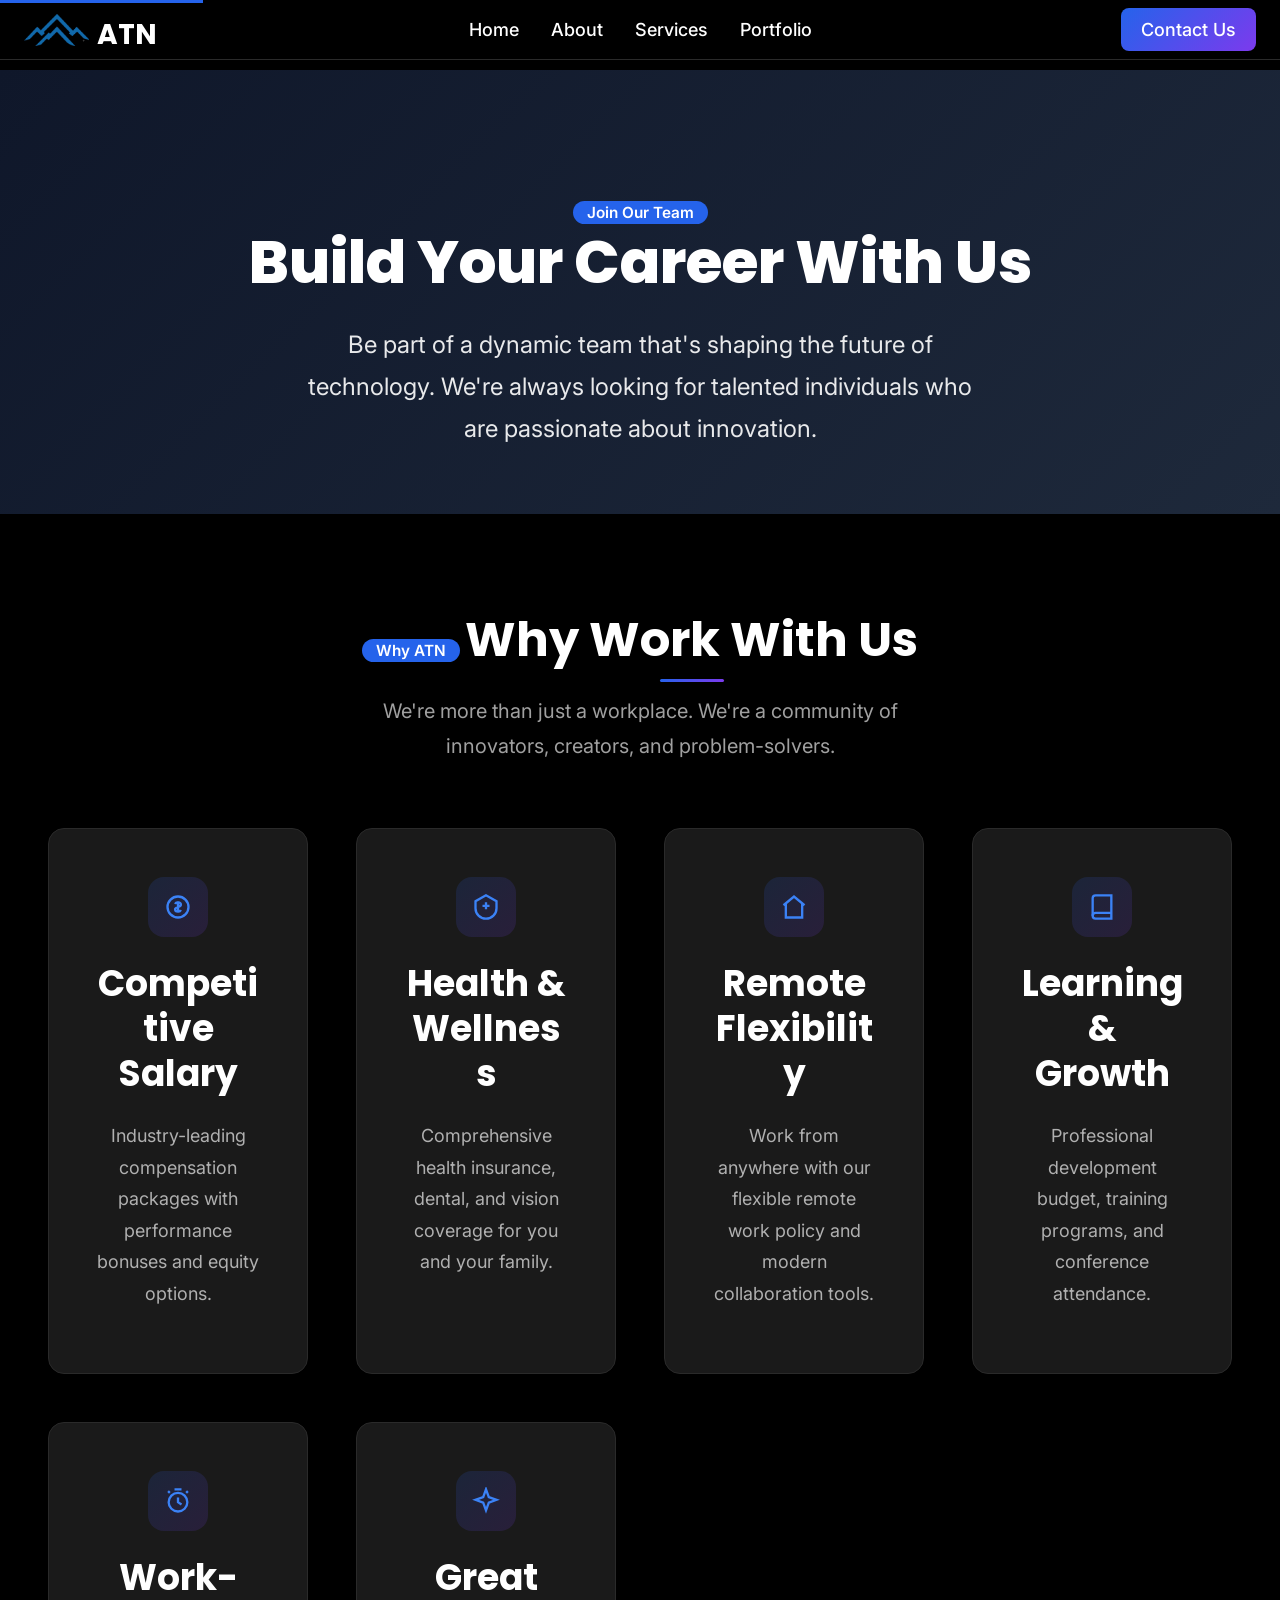
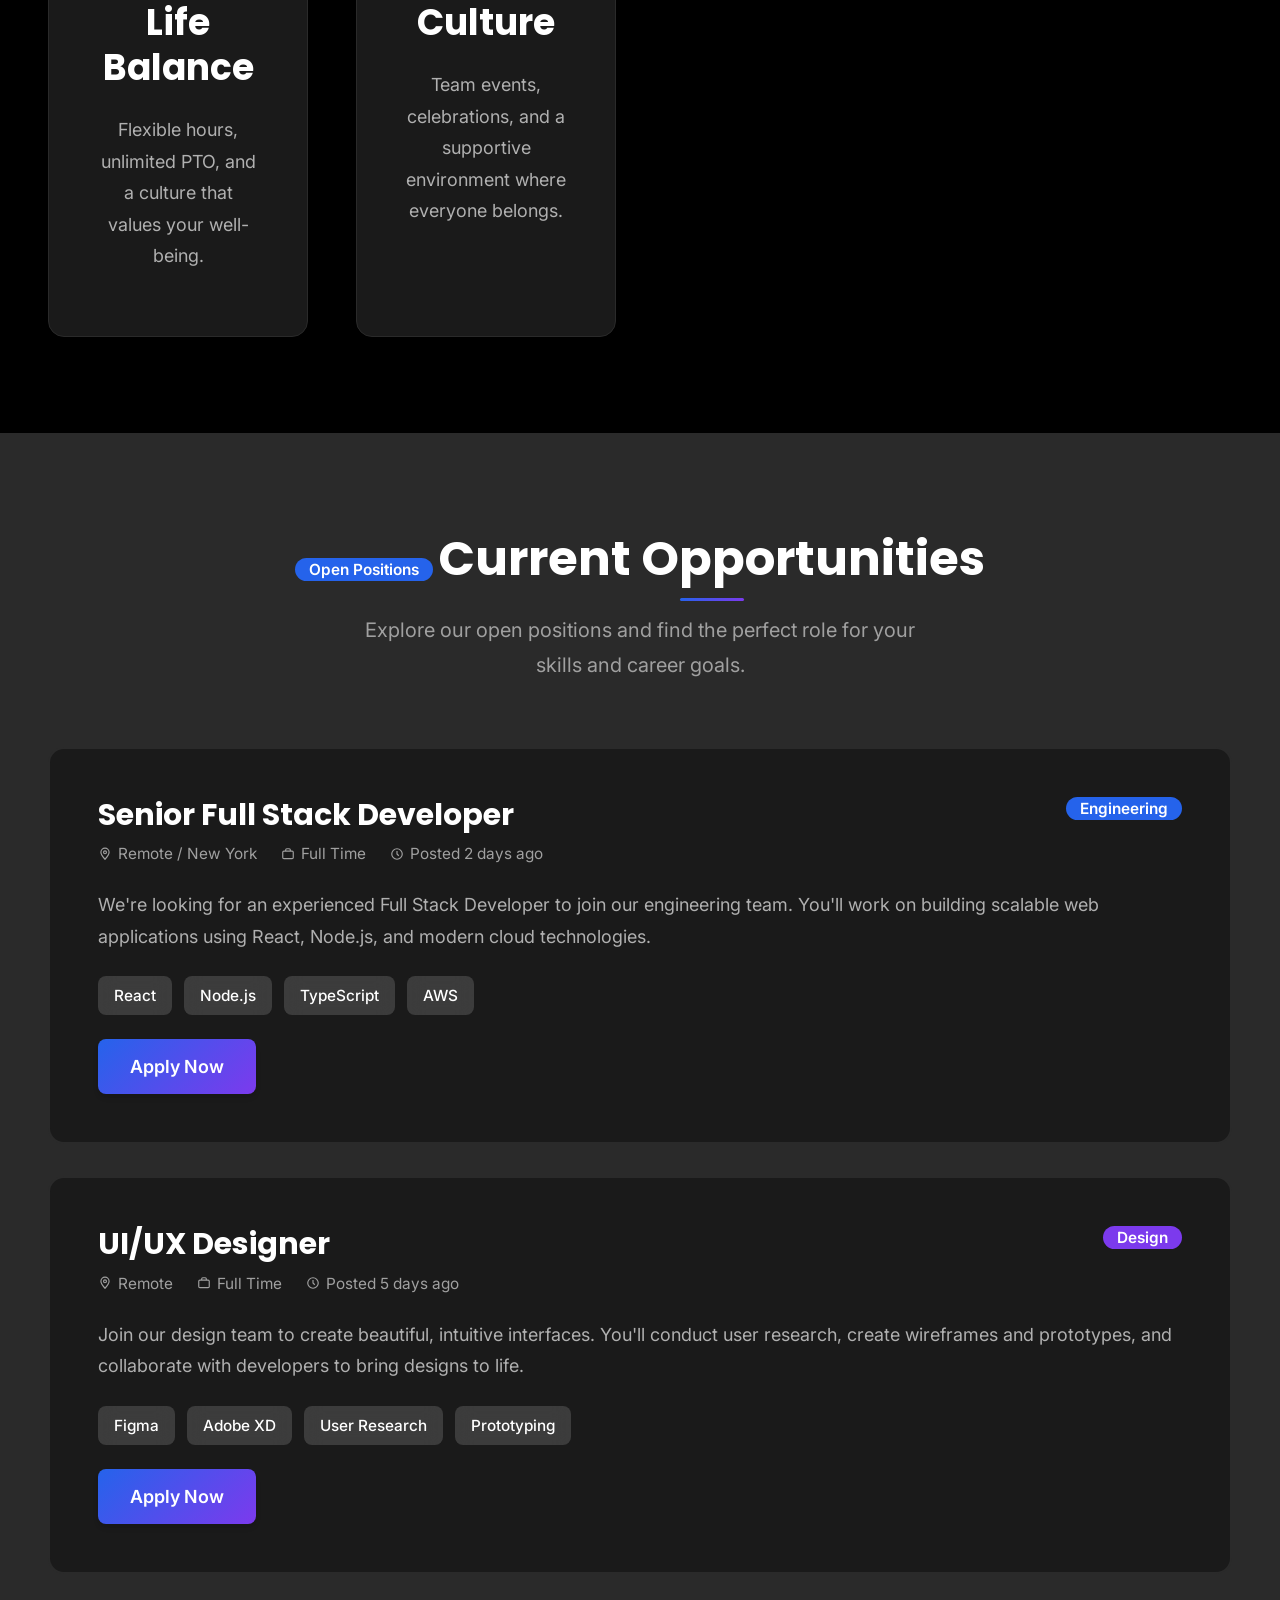
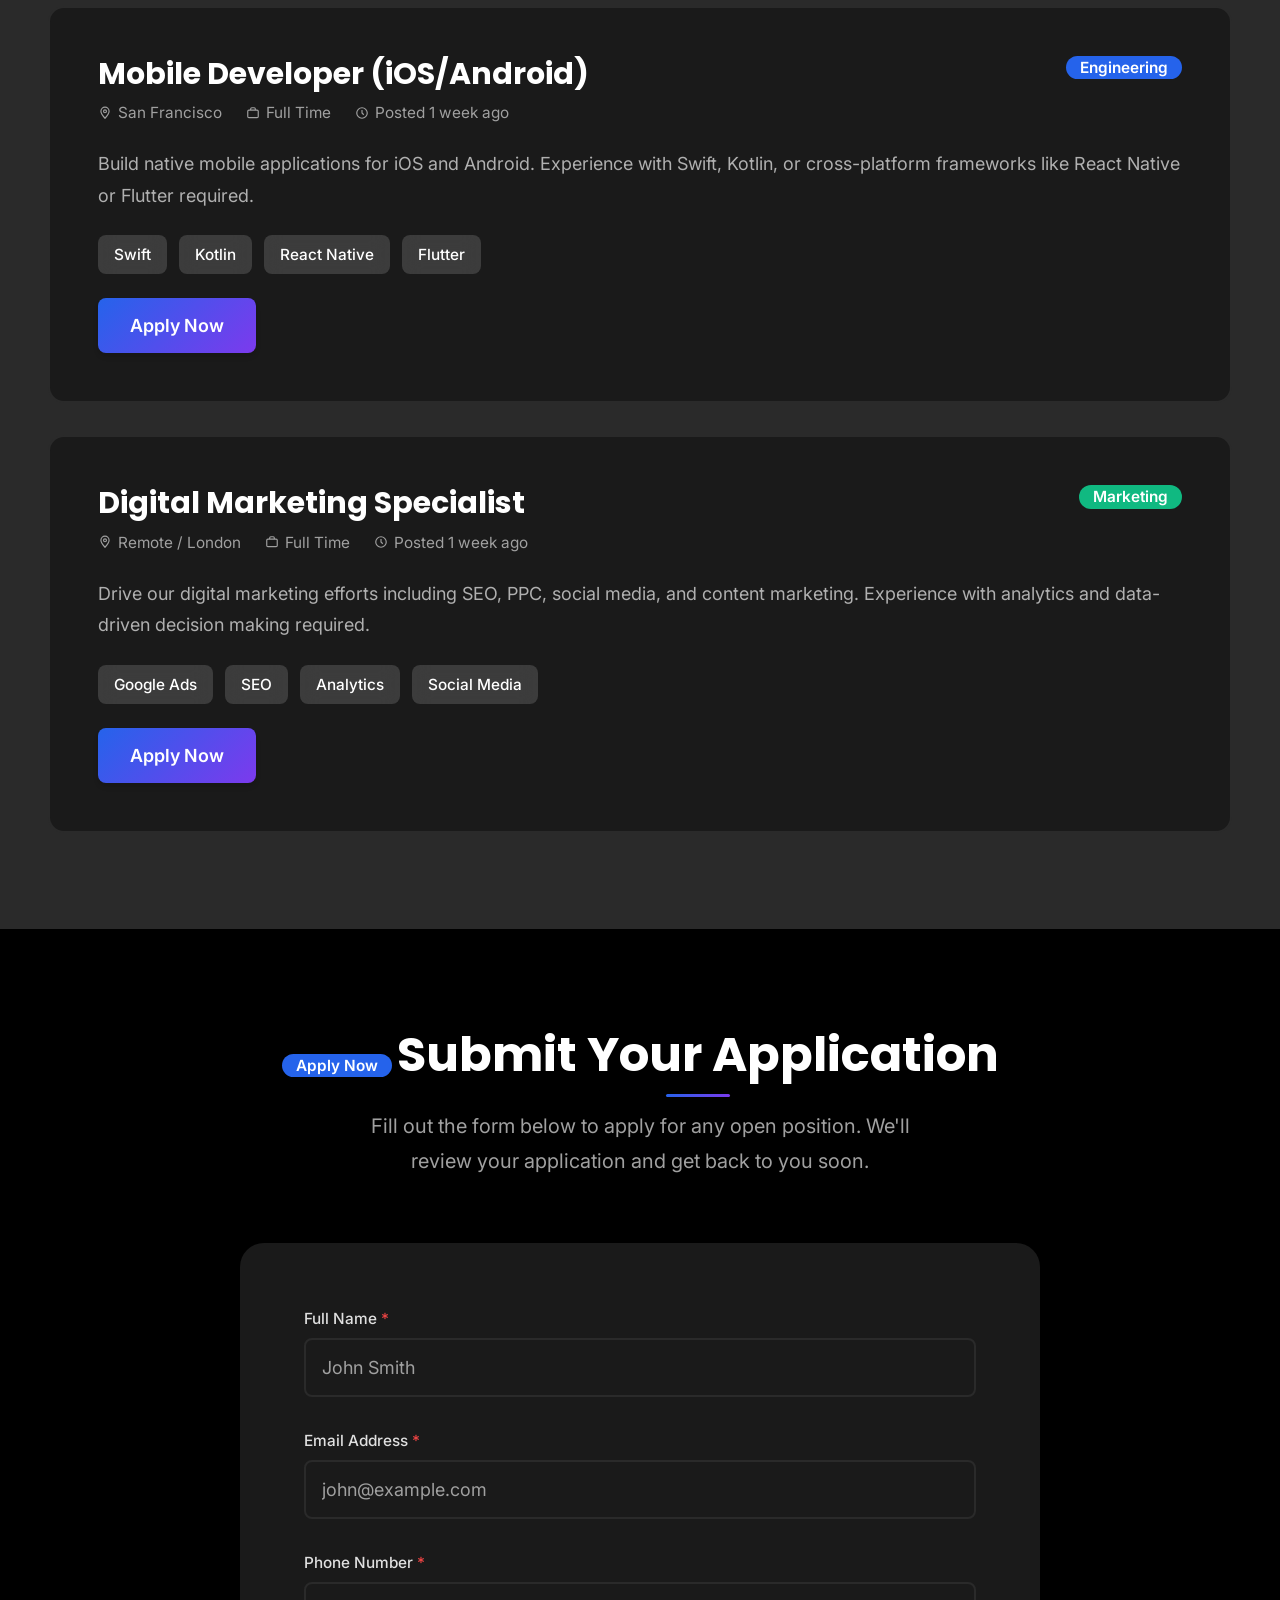
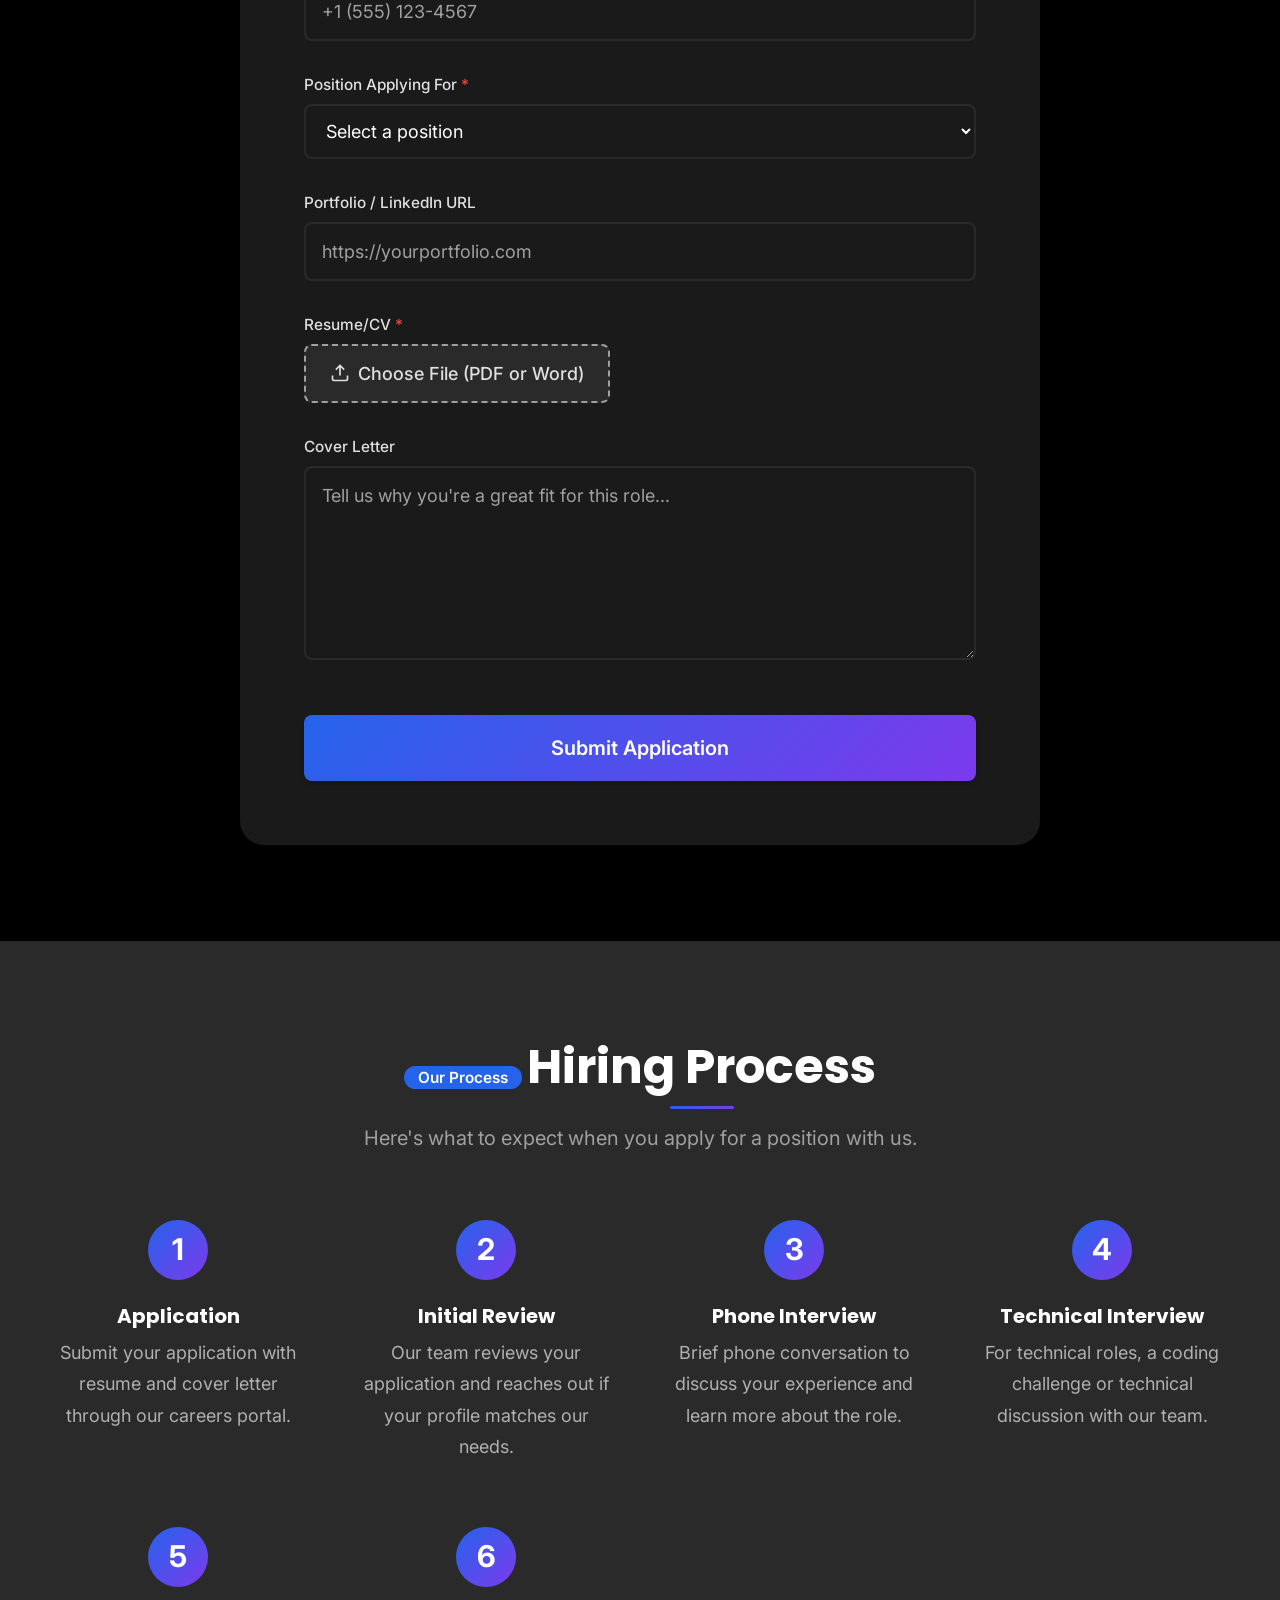
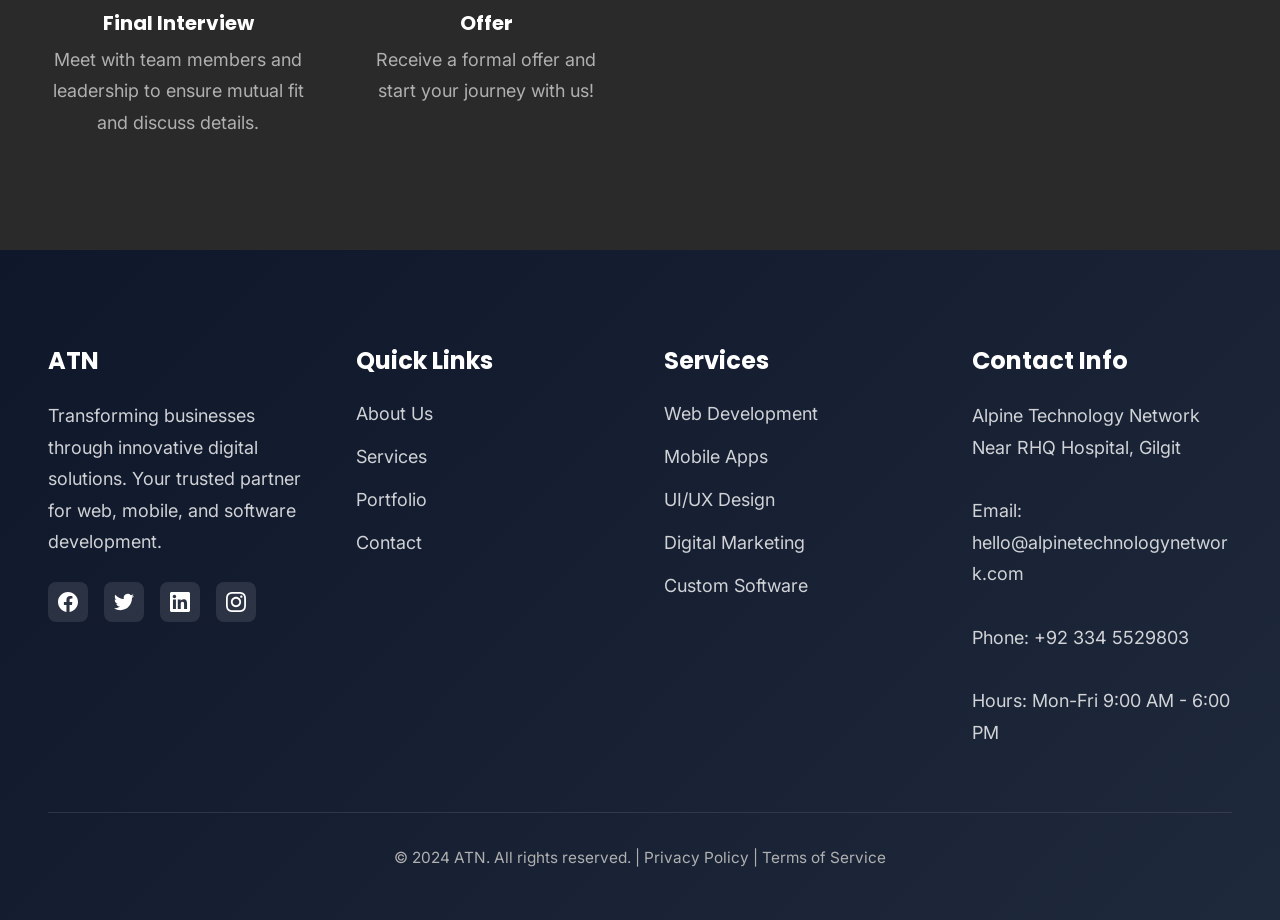
<file: careers.html>
﻿<!DOCTYPE html>
<html lang="en">
<head>
    <meta charset="UTF-8">
    <meta name="viewport" content="width=device-width, initial-scale=1.0">
    <meta name="description" content="Join our team of talented professionals. Explore career opportunities and apply for open positions at ATN.">
    <meta name="keywords" content="careers, jobs, hiring, employment, join our team">

    <title>Careers | ATN - Join Our Team</title>

    <link rel="icon" type="image/png" href="assets/images/logo/favicon.png">

    <!-- Google Fonts -->
    <link rel="preconnect" href="https://fonts.googleapis.com">
    <link rel="preconnect" href="https://fonts.gstatic.com" crossorigin>
    <link href="https://fonts.googleapis.com/css2?family=Inter:wght@400;500;600;700&family=Poppins:wght@600;700;800&display=swap" rel="stylesheet">

    <!-- Stylesheets -->
    <link rel="stylesheet" href="assets/css/main.css">
    <link rel="stylesheet" href="assets/css/components.css">
    <link rel="stylesheet" href="assets/css/pages.css">
    <link rel="stylesheet" href="assets/css/responsive.css">
</head>
<body>

    <a href="#main-content" class="skip-link">Skip to main content</a>

    <!-- Header -->
    <header class="site-header">
        <div class="header-container">
            <a href="index.html" class="logo">
                <img src="logo.png" alt="ATN Logo" class="logo-image">
                <span>ATN</span>
            </a>

            <nav class="nav-menu">
                <ul>
                    <li><a href="index.html">Home</a></li>
                    <li><a href="about.html">About</a></li>
                    <li><a href="services.html">Services</a></li>
                    <li><a href="portfolio.html">Portfolio</a></li>
                    <li><a href="contact.html" class="btn btn-primary btn-sm">Contact Us</a></li>
                </ul>
            </nav>

            <button class="mobile-menu-toggle" aria-label="Toggle mobile menu">
                <span></span>
                <span></span>
                <span></span>
            </button>
        </div>
    </header>

    <!-- Mobile Navigation -->
    <nav class="mobile-nav">
        <ul>
            <li><a href="index.html">Home</a></li>
            <li><a href="about.html">About</a></li>
            <li><a href="services.html">Services</a></li>
            <li><a href="portfolio.html">Portfolio</a></li>
            <li><a href="contact.html">Contact Us</a></li>
        </ul>
    </nav>

    <div class="mobile-overlay"></div>

    <!-- Main Content -->
    <main id="main-content">

        <!-- Page Header -->
        <section class="page-header">
            <div class="container">
                <span class="badge badge-light">Join Our Team</span>
                <h1>Build Your Career With Us</h1>
                <p>Be part of a dynamic team that's shaping the future of technology. We're always looking for talented individuals who are passionate about innovation.</p>
            </div>
        </section>

        <!-- Why Join Us -->
        <section class="section">
            <div class="container">
                <div class="section-title">
                    <span class="badge badge-primary">Why ATN</span>
                    <h2>Why Work With Us</h2>
                    <p class="subtitle">We're more than just a workplace. We're a community of innovators, creators, and problem-solvers.</p>
                </div>

                <div class="benefits-grid">
                    <div class="benefit-card reveal">
                        <div class="benefit-icon"><svg width="28" height="28" fill="none" stroke="currentColor" stroke-width="2" viewBox="0 0 24 24"><circle cx="12" cy="12" r="9"/><path d="M12 7v10M9.5 9.5a2.5 2.5 0 012.5-1.5c1.5 0 2.5.8 2.5 2s-1 1.5-2.5 2-2.5.8-2.5 2 1 2 2.5 2a2.5 2.5 0 002.5-1.5"/></svg></div>
                        <h3>Competitive Salary</h3>
                        <p>Industry-leading compensation packages with performance bonuses and equity options.</p>
                    </div>

                    <div class="benefit-card reveal">
                        <div class="benefit-icon"><svg width="28" height="28" fill="none" stroke="currentColor" stroke-width="2" viewBox="0 0 24 24"><path d="M12 2L3 7v6c0 5 4 9 9 9s9-4 9-9V7l-9-5z"/><path d="M12 8v6M9 11h6"/></svg></div>
                        <h3>Health & Wellness</h3>
                        <p>Comprehensive health insurance, dental, and vision coverage for you and your family.</p>
                    </div>

                    <div class="benefit-card reveal">
                        <div class="benefit-icon"><svg width="28" height="28" fill="none" stroke="currentColor" stroke-width="2" viewBox="0 0 24 24"><path d="M3 10.5L12 3l9 7.5"/><path d="M5 9.5V21h14V9.5"/></svg></div>
                        <h3>Remote Flexibility</h3>
                        <p>Work from anywhere with our flexible remote work policy and modern collaboration tools.</p>
                    </div>

                    <div class="benefit-card reveal">
                        <div class="benefit-icon"><svg width="28" height="28" fill="none" stroke="currentColor" stroke-width="2" viewBox="0 0 24 24"><path d="M4 19.5A2.5 2.5 0 016.5 17H20"/><path d="M6.5 2H20v20H6.5A2.5 2.5 0 014 19.5v-15A2.5 2.5 0 016.5 2z"/></svg></div>
                        <h3>Learning & Growth</h3>
                        <p>Professional development budget, training programs, and conference attendance.</p>
                    </div>

                    <div class="benefit-card reveal">
                        <div class="benefit-icon"><svg width="28" height="28" fill="none" stroke="currentColor" stroke-width="2" viewBox="0 0 24 24"><circle cx="12" cy="13" r="8"/><path d="M12 9v4l3 2M9 2h6M5 5l-1.5-1.5M19 5l1.5-1.5"/></svg></div>
                        <h3>Work-Life Balance</h3>
                        <p>Flexible hours, unlimited PTO, and a culture that values your well-being.</p>
                    </div>

                    <div class="benefit-card reveal">
                        <div class="benefit-icon"><svg width="28" height="28" fill="none" stroke="currentColor" stroke-width="2" viewBox="0 0 24 24"><path d="M12 2l2.4 6.6L21 11l-6.6 2.4L12 20l-2.4-6.6L3 11l6.6-2.4z"/></svg></div>
                        <h3>Great Culture</h3>
                        <p>Team events, celebrations, and a supportive environment where everyone belongs.</p>
                    </div>
                </div>
            </div>
        </section>

        <!-- Open Positions -->
        <section class="section bg-light">
            <div class="container">
                <div class="section-title">
                    <span class="badge badge-primary">Open Positions</span>
                    <h2>Current Opportunities</h2>
                    <p class="subtitle">Explore our open positions and find the perfect role for your skills and career goals.</p>
                </div>

                <div class="jobs-list">

                    <!-- Job 1 -->
                    <div class="job-card reveal">
                        <div class="job-header">
                            <div>
                                <h3 class="job-title">Senior Full Stack Developer</h3>
                                <div class="job-info">
                                    <span><svg width="14" height="14" fill="none" stroke="currentColor" stroke-width="2" viewBox="0 0 24 24"><path d="M12 21s7-7.5 7-12a7 7 0 10-14 0c0 4.5 7 12 7 12z"/><circle cx="12" cy="9" r="2.5"/></svg>Remote / New York</span>
                                    <span><svg width="14" height="14" fill="none" stroke="currentColor" stroke-width="2" viewBox="0 0 24 24"><rect x="3" y="7" width="18" height="13" rx="2"/><path d="M8 7V5a2 2 0 012-2h4a2 2 0 012 2v2"/></svg>Full Time</span>
                                    <span><svg width="14" height="14" fill="none" stroke="currentColor" stroke-width="2" viewBox="0 0 24 24"><circle cx="12" cy="12" r="9"/><path d="M12 7v5l3 3"/></svg>Posted 2 days ago</span>
                                </div>
                            </div>
                            <span class="badge badge-primary">Engineering</span>
                        </div>
                        <p class="job-description">
                            We're looking for an experienced Full Stack Developer to join our engineering team. You'll work on building scalable web applications using React, Node.js, and modern cloud technologies.
                        </p>
                        <div class="tech-stack">
                            <span class="tech-badge">React</span>
                            <span class="tech-badge">Node.js</span>
                            <span class="tech-badge">TypeScript</span>
                            <span class="tech-badge">AWS</span>
                        </div>
                        <a href="#apply" class="btn btn-primary mt-md">Apply Now</a>
                    </div>

                    <!-- Job 2 -->
                    <div class="job-card reveal">
                        <div class="job-header">
                            <div>
                                <h3 class="job-title">UI/UX Designer</h3>
                                <div class="job-info">
                                    <span><svg width="14" height="14" fill="none" stroke="currentColor" stroke-width="2" viewBox="0 0 24 24"><path d="M12 21s7-7.5 7-12a7 7 0 10-14 0c0 4.5 7 12 7 12z"/><circle cx="12" cy="9" r="2.5"/></svg>Remote</span>
                                    <span><svg width="14" height="14" fill="none" stroke="currentColor" stroke-width="2" viewBox="0 0 24 24"><rect x="3" y="7" width="18" height="13" rx="2"/><path d="M8 7V5a2 2 0 012-2h4a2 2 0 012 2v2"/></svg>Full Time</span>
                                    <span><svg width="14" height="14" fill="none" stroke="currentColor" stroke-width="2" viewBox="0 0 24 24"><circle cx="12" cy="12" r="9"/><path d="M12 7v5l3 3"/></svg>Posted 5 days ago</span>
                                </div>
                            </div>
                            <span class="badge badge-secondary">Design</span>
                        </div>
                        <p class="job-description">
                            Join our design team to create beautiful, intuitive interfaces. You'll conduct user research, create wireframes and prototypes, and collaborate with developers to bring designs to life.
                        </p>
                        <div class="tech-stack">
                            <span class="tech-badge">Figma</span>
                            <span class="tech-badge">Adobe XD</span>
                            <span class="tech-badge">User Research</span>
                            <span class="tech-badge">Prototyping</span>
                        </div>
                        <a href="#apply" class="btn btn-primary mt-md">Apply Now</a>
                    </div>

                    <!-- Job 3 -->
                    <div class="job-card reveal">
                        <div class="job-header">
                            <div>
                                <h3 class="job-title">Mobile Developer (iOS/Android)</h3>
                                <div class="job-info">
                                    <span><svg width="14" height="14" fill="none" stroke="currentColor" stroke-width="2" viewBox="0 0 24 24"><path d="M12 21s7-7.5 7-12a7 7 0 10-14 0c0 4.5 7 12 7 12z"/><circle cx="12" cy="9" r="2.5"/></svg>San Francisco</span>
                                    <span><svg width="14" height="14" fill="none" stroke="currentColor" stroke-width="2" viewBox="0 0 24 24"><rect x="3" y="7" width="18" height="13" rx="2"/><path d="M8 7V5a2 2 0 012-2h4a2 2 0 012 2v2"/></svg>Full Time</span>
                                    <span><svg width="14" height="14" fill="none" stroke="currentColor" stroke-width="2" viewBox="0 0 24 24"><circle cx="12" cy="12" r="9"/><path d="M12 7v5l3 3"/></svg>Posted 1 week ago</span>
                                </div>
                            </div>
                            <span class="badge badge-primary">Engineering</span>
                        </div>
                        <p class="job-description">
                            Build native mobile applications for iOS and Android. Experience with Swift, Kotlin, or cross-platform frameworks like React Native or Flutter required.
                        </p>
                        <div class="tech-stack">
                            <span class="tech-badge">Swift</span>
                            <span class="tech-badge">Kotlin</span>
                            <span class="tech-badge">React Native</span>
                            <span class="tech-badge">Flutter</span>
                        </div>
                        <a href="#apply" class="btn btn-primary mt-md">Apply Now</a>
                    </div>

                    <!-- Job 4 -->
                    <div class="job-card reveal">
                        <div class="job-header">
                            <div>
                                <h3 class="job-title">Digital Marketing Specialist</h3>
                                <div class="job-info">
                                    <span><svg width="14" height="14" fill="none" stroke="currentColor" stroke-width="2" viewBox="0 0 24 24"><path d="M12 21s7-7.5 7-12a7 7 0 10-14 0c0 4.5 7 12 7 12z"/><circle cx="12" cy="9" r="2.5"/></svg>Remote / London</span>
                                    <span><svg width="14" height="14" fill="none" stroke="currentColor" stroke-width="2" viewBox="0 0 24 24"><rect x="3" y="7" width="18" height="13" rx="2"/><path d="M8 7V5a2 2 0 012-2h4a2 2 0 012 2v2"/></svg>Full Time</span>
                                    <span><svg width="14" height="14" fill="none" stroke="currentColor" stroke-width="2" viewBox="0 0 24 24"><circle cx="12" cy="12" r="9"/><path d="M12 7v5l3 3"/></svg>Posted 1 week ago</span>
                                </div>
                            </div>
                            <span class="badge badge-success">Marketing</span>
                        </div>
                        <p class="job-description">
                            Drive our digital marketing efforts including SEO, PPC, social media, and content marketing. Experience with analytics and data-driven decision making required.
                        </p>
                        <div class="tech-stack">
                            <span class="tech-badge">Google Ads</span>
                            <span class="tech-badge">SEO</span>
                            <span class="tech-badge">Analytics</span>
                            <span class="tech-badge">Social Media</span>
                        </div>
                        <a href="#apply" class="btn btn-primary mt-md">Apply Now</a>
                    </div>

                </div>
            </div>
        </section>

        <!-- Application Form -->
        <section class="section" id="apply">
            <div class="container">
                <div class="section-title">
                    <span class="badge badge-primary">Apply Now</span>
                    <h2>Submit Your Application</h2>
                    <p class="subtitle">Fill out the form below to apply for any open position. We'll review your application and get back to you soon.</p>
                </div>

                <div class="contact-form reveal" style="max-width: 800px; margin: 0 auto;">
                    <form id="careersForm" novalidate>
                        <div class="form-group">
                            <label for="fullName" class="form-label required">Full Name</label>
                            <input type="text" id="fullName" name="fullName" class="form-input" placeholder="John Smith" required>
                            <span class="form-error" id="fullNameError"></span>
                        </div>

                        <div class="form-group">
                            <label for="emailAddress" class="form-label required">Email Address</label>
                            <input type="email" id="emailAddress" name="emailAddress" class="form-input" placeholder="john@example.com" required>
                            <span class="form-error" id="emailAddressError"></span>
                        </div>

                        <div class="form-group">
                            <label for="phoneNumber" class="form-label required">Phone Number</label>
                            <input type="tel" id="phoneNumber" name="phoneNumber" class="form-input" placeholder="+1 (555) 123-4567" required>
                            <span class="form-error" id="phoneNumberError"></span>
                        </div>

                        <div class="form-group">
                            <label for="position" class="form-label required">Position Applying For</label>
                            <select id="position" name="position" class="form-select" required>
                                <option value="">Select a position</option>
                                <option value="fullstack">Senior Full Stack Developer</option>
                                <option value="uiux">UI/UX Designer</option>
                                <option value="mobile">Mobile Developer</option>
                                <option value="marketing">Digital Marketing Specialist</option>
                                <option value="other">Other Position</option>
                            </select>
                            <span class="form-error" id="positionError"></span>
                        </div>

                        <div class="form-group">
                            <label for="portfolio" class="form-label">Portfolio / LinkedIn URL</label>
                            <input type="url" id="portfolio" name="portfolio" class="form-input" placeholder="https://yourportfolio.com">
                            <span class="form-error" id="portfolioError"></span>
                        </div>

                        <div class="form-group">
                            <label for="resume" class="form-label required">Resume/CV</label>
                            <div class="form-file">
                                <input type="file" id="resume" name="resume" class="form-file-input" accept=".pdf,.doc,.docx" required>
                                <label for="resume" class="form-file-label">
                                    <svg width="20" height="20" fill="none" stroke="currentColor" stroke-width="2" viewBox="0 0 24 24">
                                        <path d="M21 15v4a2 2 0 01-2 2H5a2 2 0 01-2-2v-4M17 8l-5-5-5 5M12 3v12"/>
                                    </svg>
                                    Choose File (PDF or Word)
                                </label>
                                <span class="form-file-name"></span>
                            </div>
                            <span class="form-error" id="resumeError"></span>
                        </div>

                        <div class="form-group">
                            <label for="coverLetter" class="form-label">Cover Letter</label>
                            <textarea id="coverLetter" name="coverLetter" class="form-textarea" rows="6" placeholder="Tell us why you're a great fit for this role..."></textarea>
                        </div>

                        <div class="form-actions">
                            <button type="submit" class="btn btn-primary btn-lg w-full">
                                Submit Application
                            </button>
                        </div>
                    </form>

                    <div id="applicationSuccess" class="alert alert-success" style="display: none;">
                        <strong>Application Submitted!</strong> Thank you for applying. We'll review your application and contact you if your qualifications match our needs.
                    </div>

                    <div id="applicationError" class="alert alert-error" style="display: none;">
                        <strong>Error!</strong> There was a problem submitting your application. Please try again or email your resume to careers@atn.com.
                    </div>
                </div>
            </div>
        </section>

        <!-- Hiring Process -->
        <section class="section bg-light">
            <div class="container">
                <div class="section-title">
                    <span class="badge badge-primary">Our Process</span>
                    <h2>Hiring Process</h2>
                    <p class="subtitle">Here's what to expect when you apply for a position with us.</p>
                </div>

                <div class="process-steps stagger-group">
                    <div class="process-step stagger-item">
                        <div class="step-number">1</div>
                        <h4>Application</h4>
                        <p>Submit your application with resume and cover letter through our careers portal.</p>
                    </div>

                    <div class="process-step stagger-item">
                        <div class="step-number">2</div>
                        <h4>Initial Review</h4>
                        <p>Our team reviews your application and reaches out if your profile matches our needs.</p>
                    </div>

                    <div class="process-step stagger-item">
                        <div class="step-number">3</div>
                        <h4>Phone Interview</h4>
                        <p>Brief phone conversation to discuss your experience and learn more about the role.</p>
                    </div>

                    <div class="process-step stagger-item">
                        <div class="step-number">4</div>
                        <h4>Technical Interview</h4>
                        <p>For technical roles, a coding challenge or technical discussion with our team.</p>
                    </div>

                    <div class="process-step stagger-item">
                        <div class="step-number">5</div>
                        <h4>Final Interview</h4>
                        <p>Meet with team members and leadership to ensure mutual fit and discuss details.</p>
                    </div>

                    <div class="process-step stagger-item">
                        <div class="step-number">6</div>
                        <h4>Offer</h4>
                        <p>Receive a formal offer and start your journey with us!</p>
                    </div>
                </div>
            </div>
        </section>

    </main>

    <!-- Footer -->
    <footer class="site-footer">
        <div class="container">
            <div class="footer-content">
                <div class="footer-section">
                    <h3>ATN</h3>
                    <p>Transforming businesses through innovative digital solutions. Your trusted partner for web, mobile, and software development.</p>
                    <div class="footer-social">
                        <a href="#" class="social-icon" aria-label="Facebook">
                            <svg width="20" height="20" fill="currentColor" viewBox="0 0 24 24"><path d="M24 12.073c0-6.627-5.373-12-12-12s-12 5.373-12 12c0 5.99 4.388 10.954 10.125 11.854v-8.385H7.078v-3.47h3.047V9.43c0-3.007 1.792-4.669 4.533-4.669 1.312 0 2.686.235 2.686.235v2.953H15.83c-1.491 0-1.956.925-1.956 1.874v2.25h3.328l-.532 3.47h-2.796v8.385C19.612 23.027 24 18.062 24 12.073z"/></svg>
                        </a>
                        <a href="#" class="social-icon" aria-label="Twitter">
                            <svg width="20" height="20" fill="currentColor" viewBox="0 0 24 24"><path d="M23.953 4.57a10 10 0 01-2.825.775 4.958 4.958 0 002.163-2.723c-.951.555-2.005.959-3.127 1.184a4.92 4.92 0 00-8.384 4.482C7.69 8.095 4.067 6.13 1.64 3.162a4.822 4.822 0 00-.666 2.475c0 1.71.87 3.213 2.188 4.096a4.904 4.904 0 01-2.228-.616v.06a4.923 4.923 0 003.946 4.827 4.996 4.996 0 01-2.212.085 4.936 4.936 0 004.604 3.417 9.867 9.867 0 01-6.102 2.105c-.39 0-.779-.023-1.17-.067a13.995 13.995 0 007.557 2.209c9.053 0 13.998-7.496 13.998-13.985 0-.21 0-.42-.015-.63A9.935 9.935 0 0024 4.59z"/></svg>
                        </a>
                        <a href="#" class="social-icon" aria-label="LinkedIn">
                            <svg width="20" height="20" fill="currentColor" viewBox="0 0 24 24"><path d="M20.447 20.452h-3.554v-5.569c0-1.328-.027-3.037-1.852-3.037-1.853 0-2.136 1.445-2.136 2.939v5.667H9.351V9h3.414v1.561h.046c.477-.9 1.637-1.85 3.37-1.85 3.601 0 4.267 2.37 4.267 5.455v6.286zM5.337 7.433c-1.144 0-2.063-.926-2.063-2.065 0-1.138.92-2.063 2.063-2.063 1.14 0 2.064.925 2.064 2.063 0 1.139-.925 2.065-2.064 2.065zm1.782 13.019H3.555V9h3.564v11.452zM22.225 0H1.771C.792 0 0 .774 0 1.729v20.542C0 23.227.792 24 1.771 24h20.451C23.2 24 24 23.227 24 22.271V1.729C24 .774 23.2 0 22.222 0h.003z"/></svg>
                        </a>
                        <a href="#" class="social-icon" aria-label="Instagram">
                            <svg width="20" height="20" fill="currentColor" viewBox="0 0 24 24"><path d="M12 0C8.74 0 8.333.015 7.053.072 5.775.132 4.905.333 4.14.630c-.789.306-1.459.717-2.126 1.384S.935 3.35.630 4.14C.333 4.905.131 5.775.072 7.053.012 8.333 0 8.74 0 12s.015 3.667.072 4.947c.06 1.277.261 2.148.558 2.913.306.788.717 1.459 1.384 2.126.667.666 1.336 1.079 2.126 1.384.766.296 1.636.499 2.913.558C8.333 23.988 8.74 24 12 24s3.667-.015 4.947-.072c1.277-.06 2.148-.262 2.913-.558.788-.306 1.459-.718 2.126-1.384.666-.667 1.079-1.335 1.384-2.126.296-.765.499-1.636.558-2.913.06-1.28.072-1.687.072-4.947s-.015-3.667-.072-4.947c-.06-1.277-.262-2.149-.558-2.913-.306-.789-.718-1.459-1.384-2.126C21.319 1.347 20.651.935 19.86.630c-.765-.297-1.636-.499-2.913-.558C15.667.012 15.26 0 12 0zm0 2.16c3.203 0 3.585.016 4.85.071 1.17.055 1.805.249 2.227.415.562.217.96.477 1.382.896.419.42.679.819.896 1.381.164.422.36 1.057.413 2.227.057 1.266.07 1.646.07 4.85s-.015 3.585-.074 4.85c-.061 1.17-.256 1.805-.421 2.227-.224.562-.479.96-.899 1.382-.419.419-.824.679-1.38.896-.42.164-1.065.36-2.235.413-1.274.057-1.649.07-4.859.07-3.211 0-3.586-.015-4.859-.074-1.171-.061-1.816-.256-2.236-.421-.569-.224-.96-.479-1.379-.899-.421-.419-.69-.824-.9-1.38-.165-.42-.359-1.065-.42-2.235-.045-1.26-.061-1.649-.061-4.844 0-3.196.016-3.586.061-4.861.061-1.17.255-1.814.42-2.234.21-.57.479-.96.9-1.381.419-.419.81-.689 1.379-.898.42-.166 1.051-.361 2.221-.421 1.275-.045 1.65-.06 4.859-.06l.045.03zm0 3.678c-3.405 0-6.162 2.76-6.162 6.162 0 3.405 2.76 6.162 6.162 6.162 3.405 0 6.162-2.76 6.162-6.162 0-3.405-2.76-6.162-6.162-6.162zM12 16c-2.21 0-4-1.79-4-4s1.79-4 4-4 4 1.79 4 4-1.79 4-4 4zm7.846-10.405c0 .795-.646 1.44-1.44 1.44-.795 0-1.44-.646-1.44-1.44 0-.794.646-1.439 1.44-1.439.793-.001 1.44.645 1.44 1.439z"/></svg>
                        </a>
                    </div>
                </div>

                <div class="footer-section">
                    <h3>Quick Links</h3>
                    <div class="footer-links">
                        <a href="about.html">About Us</a>
                        <a href="services.html">Services</a>
                        <a href="portfolio.html">Portfolio</a>
                        <a href="contact.html">Contact</a>
                    </div>
                </div>

                <div class="footer-section">
                    <h3>Services</h3>
                    <div class="footer-links">
                        <a href="services.html#web-development">Web Development</a>
                        <a href="services.html#mobile-development">Mobile Apps</a>
                        <a href="services.html#ui-ux-design">UI/UX Design</a>
                        <a href="services.html#digital-marketing">Digital Marketing</a>
                        <a href="services.html#custom-software">Custom Software</a>
                    </div>
                </div>

                <div class="footer-section">
                    <h3>Contact Info</h3>
                    <div class="footer-links">
                        <p>Alpine Technology Network<br>Near RHQ Hospital, Gilgit</p>
                        <p>Email: hello@alpinetechnologynetwork.com</p>
                        <p>Phone: +92 334 5529803</p>
                        <p>Hours: Mon-Fri 9:00 AM - 6:00 PM</p>
                    </div>
                </div>
            </div>

            <div class="footer-bottom">
                <p>&copy; 2024 ATN. All rights reserved. | <a href="#">Privacy Policy</a> | <a href="#">Terms of Service</a></p>
            </div>
        </div>
    </footer>

    <button class="scroll-to-top" aria-label="Scroll to top">
        <svg width="24" height="24" fill="none" stroke="currentColor" stroke-width="2" viewBox="0 0 24 24">
            <polyline points="18 15 12 9 6 15"></polyline>
        </svg>
    </button>

    <script src="assets/js/main.js"></script>
    <script src="assets/js/nav.js"></script>
    <script src="assets/js/forms.js"></script>
    <script src="assets/js/animations.js"></script>

</body>
</html>
</file>
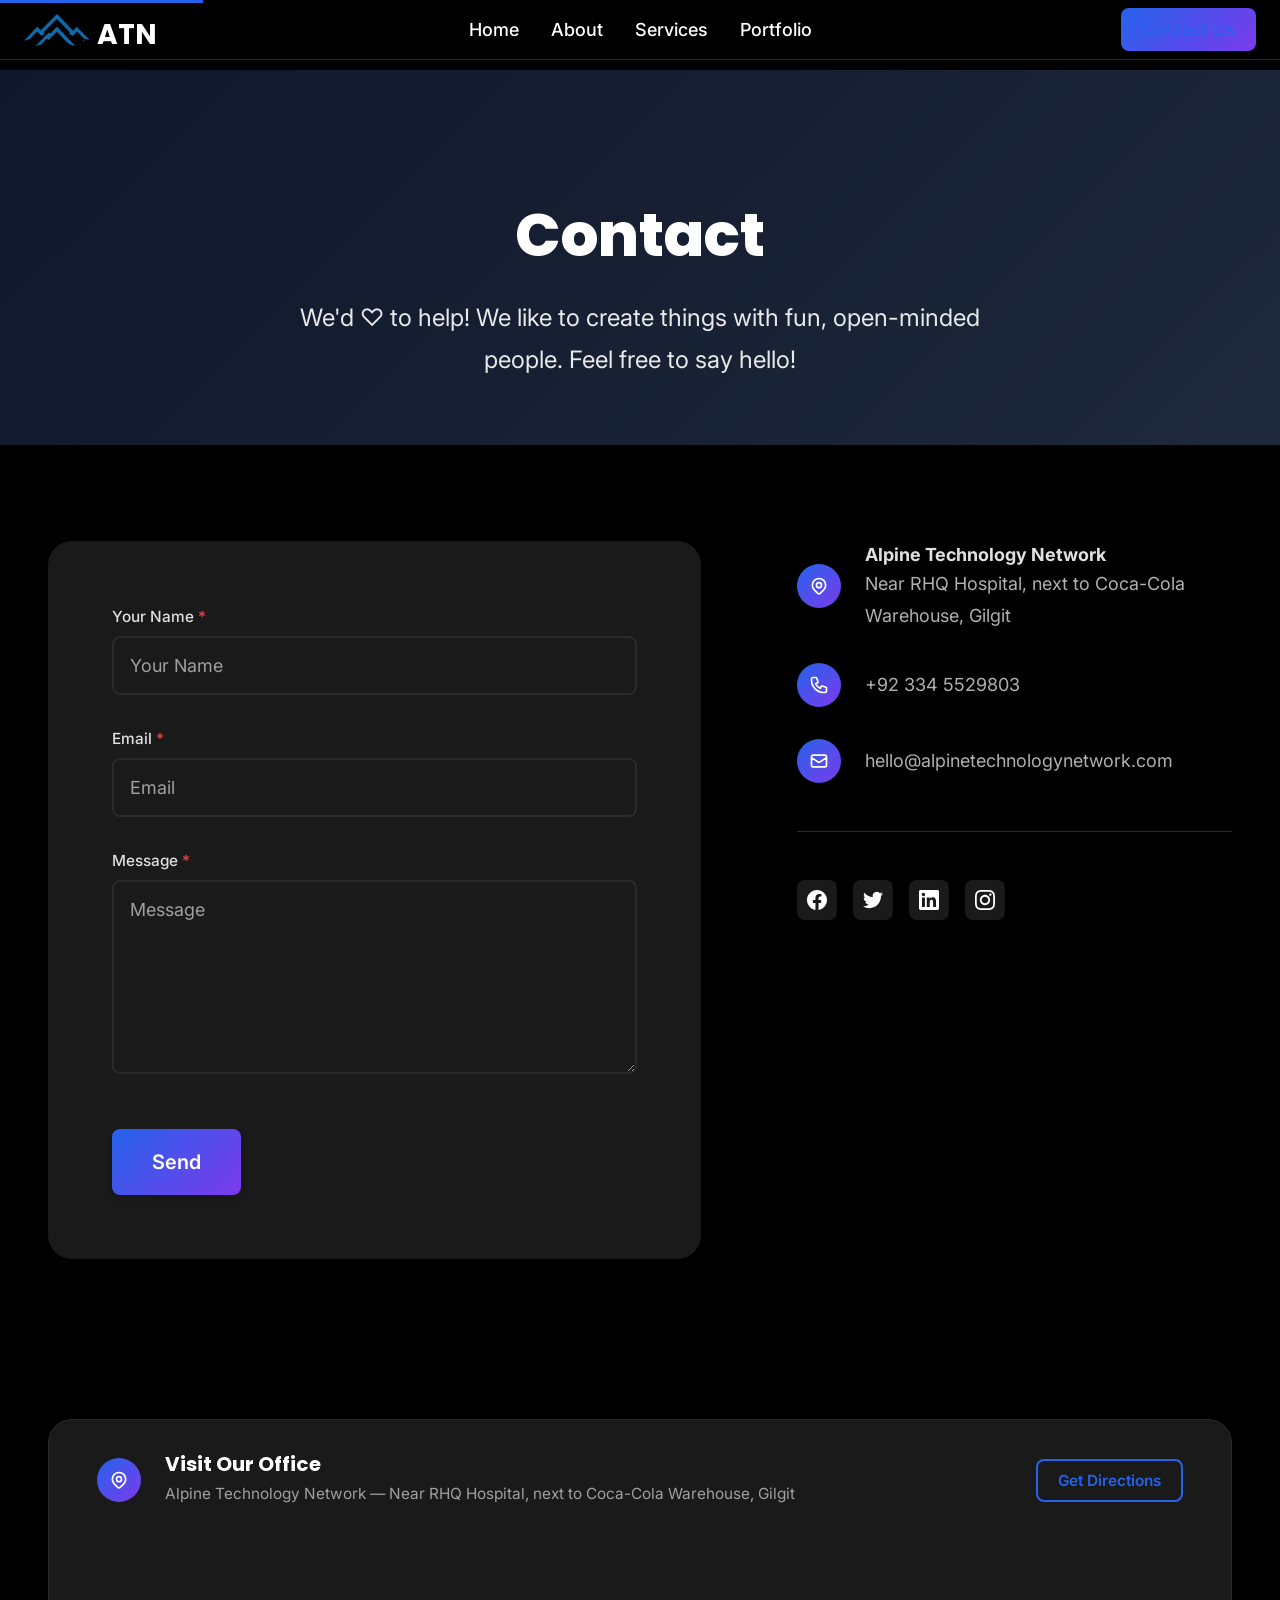
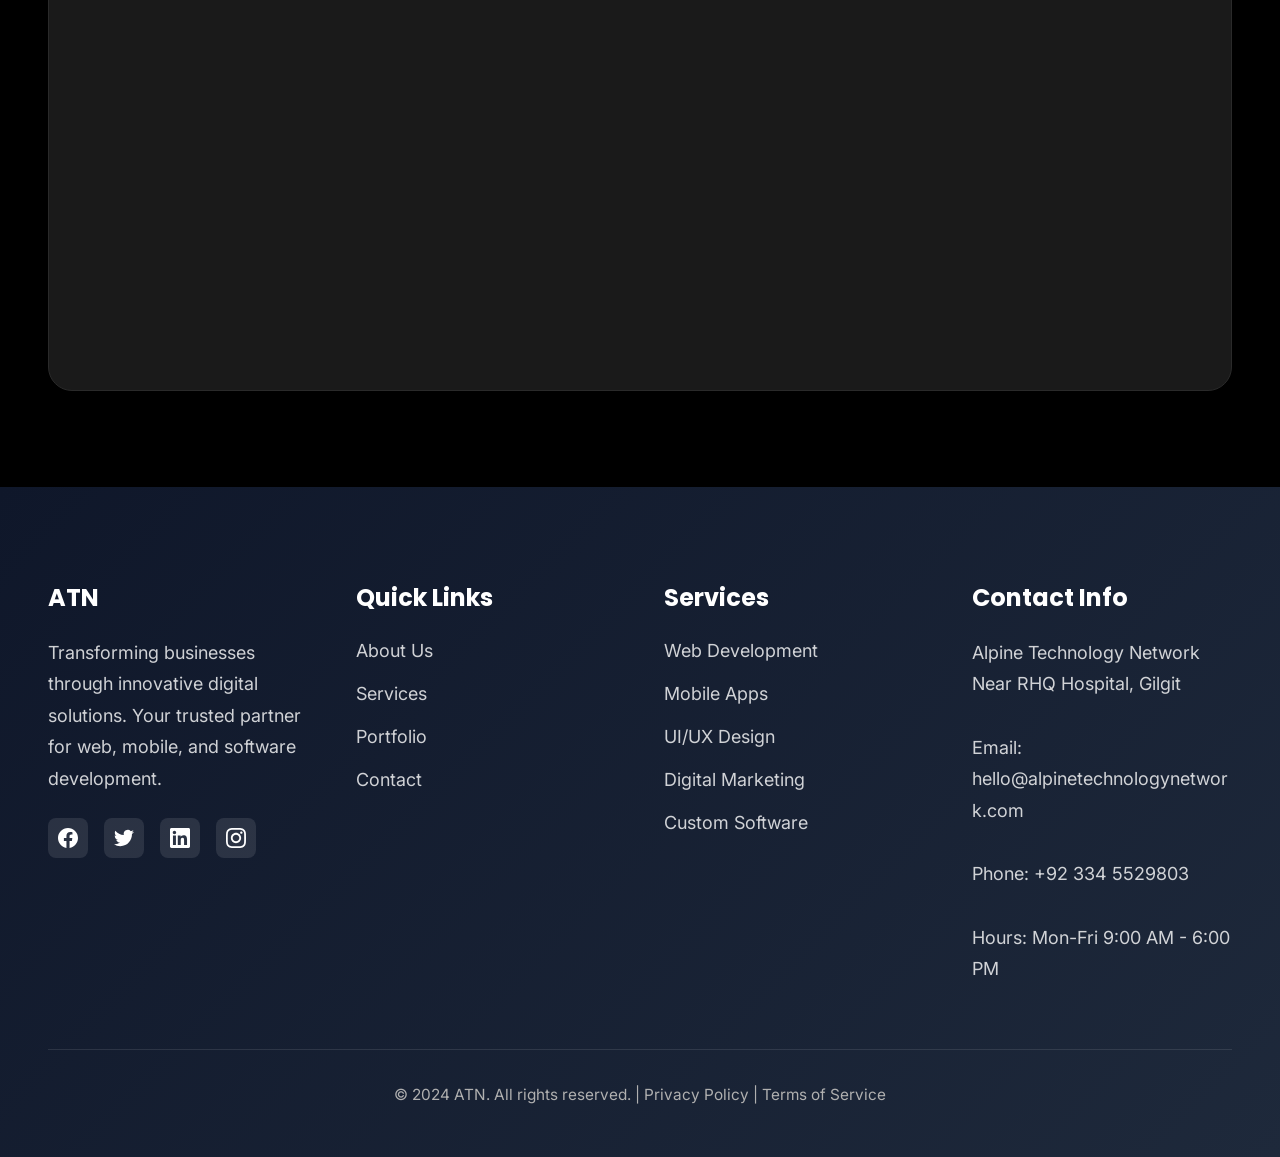
<file: contact.html>
﻿<!DOCTYPE html>
<html lang="en">
<head>
    <meta charset="UTF-8">
    <meta name="viewport" content="width=device-width, initial-scale=1.0">
    <meta name="description" content="Get in touch with our team. Contact us for inquiries, quotes, or to discuss your next project.">
    <meta name="keywords" content="contact, get in touch, inquiry, quote, support">

    <title>Contact Us | ATN - Get in Touch</title>

    <link rel="icon" type="image/png" href="assets/images/logo/favicon.png">

    <!-- Google Fonts -->
    <link rel="preconnect" href="https://fonts.googleapis.com">
    <link rel="preconnect" href="https://fonts.gstatic.com" crossorigin>
    <link href="https://fonts.googleapis.com/css2?family=Inter:wght@400;500;600;700&family=Poppins:wght@600;700;800&display=swap" rel="stylesheet">

    <!-- Stylesheets -->
    <link rel="stylesheet" href="assets/css/main.css">
    <link rel="stylesheet" href="assets/css/components.css">
    <link rel="stylesheet" href="assets/css/pages.css">
    <link rel="stylesheet" href="assets/css/responsive.css">
</head>
<body>

    <a href="#main-content" class="skip-link">Skip to main content</a>

    <!-- Header -->
    <header class="site-header">
        <div class="header-container">
            <a href="index.html" class="logo">
                <img src="logo.png" alt="ATN Logo" class="logo-image">
                <span>ATN</span>
            </a>

            <nav class="nav-menu">
                <ul>
                    <li><a href="index.html">Home</a></li>
                    <li><a href="about.html">About</a></li>
                    <li><a href="services.html">Services</a></li>
                    <li><a href="portfolio.html">Portfolio</a></li>
                    <li><a href="contact.html" class="btn btn-primary btn-sm">Contact Us</a></li>
                </ul>
            </nav>

            <button class="mobile-menu-toggle" aria-label="Toggle mobile menu">
                <span></span>
                <span></span>
                <span></span>
            </button>
        </div>
    </header>

    <!-- Mobile Navigation -->
    <nav class="mobile-nav">
        <ul>
            <li><a href="index.html">Home</a></li>
            <li><a href="about.html">About</a></li>
            <li><a href="services.html">Services</a></li>
            <li><a href="portfolio.html">Portfolio</a></li>
            <li><a href="contact.html">Contact Us</a></li>
        </ul>
    </nav>

    <div class="mobile-overlay"></div>

    <!-- Main Content -->
    <main id="main-content">

        <!-- Page Header -->
        <section class="page-header">
            <div class="container">
                <h1>Contact</h1>
                <p>We'd &#9825; to help! We like to create things with fun, open-minded people. Feel free to say hello!</p>
            </div>
        </section>

        <!-- Contact Section -->
        <section class="section">
            <div class="container">
                <div class="contact-content">

                    <!-- Contact Form -->
                    <div class="contact-form reveal">
                        <form id="contactForm" novalidate>
                            <div class="form-group">
                                <label for="name" class="form-label required">Your Name</label>
                                <input type="text" id="name" name="name" class="form-input" placeholder="Your Name" required>
                                <span class="form-error" id="nameError"></span>
                            </div>

                            <div class="form-group">
                                <label for="email" class="form-label required">Email</label>
                                <input type="email" id="email" name="email" class="form-input" placeholder="Email" required>
                                <span class="form-error" id="emailError"></span>
                            </div>

                            <div class="form-group">
                                <label for="message" class="form-label required">Message</label>
                                <textarea id="message" name="message" class="form-textarea" rows="6" placeholder="Message" required></textarea>
                                <span class="form-error" id="messageError"></span>
                            </div>

                            <!-- Honeypot field for spam prevention (hidden) -->
                            <div style="position: absolute; left: -5000px;" aria-hidden="true">
                                <input type="text" name="honeypot" tabindex="-1" autocomplete="off">
                            </div>

                            <div class="form-actions">
                                <button type="submit" class="btn btn-primary btn-lg">
                                    Send
                                </button>
                            </div>
                        </form>

                        <div id="formSuccess" class="alert alert-success" style="display: none;">
                            <strong>Thank you!</strong> Your message has been sent successfully. We'll get back to you within 24 hours.
                        </div>

                        <div id="formError" class="alert alert-error" style="display: none;">
                            <strong>Error!</strong> There was a problem sending your message. Please try again or email us directly.
                        </div>
                    </div>

                    <!-- Contact Info -->
                    <div class="contact-info reveal">
                        <div class="contact-info-list">
                            <div class="contact-info-row">
                                <span class="contact-icon">
                                    <svg width="20" height="20" fill="none" stroke="currentColor" stroke-width="2" viewBox="0 0 24 24">
                                        <path d="M17.657 16.657L13.414 20.9a1.998 1.998 0 01-2.827 0l-4.244-4.243a8 8 0 1111.314 0z"/>
                                        <path d="M15 11a3 3 0 11-6 0 3 3 0 016 0z"/>
                                    </svg>
                                </span>
                                <div>
                                    <strong>Alpine Technology Network</strong>
                                    <p>Near RHQ Hospital, next to Coca-Cola Warehouse, Gilgit</p>
                                </div>
                            </div>

                            <div class="contact-info-row">
                                <span class="contact-icon">
                                    <svg width="20" height="20" fill="none" stroke="currentColor" stroke-width="2" viewBox="0 0 24 24">
                                        <path d="M3 5a2 2 0 012-2h3.28a1 1 0 01.948.684l1.498 4.493a1 1 0 01-.502 1.21l-2.257 1.13a11.042 11.042 0 005.516 5.516l1.13-2.257a1 1 0 011.21-.502l4.493 1.498a1 1 0 01.684.949V19a2 2 0 01-2 2h-1C9.716 21 3 14.284 3 6V5z"/>
                                    </svg>
                                </span>
                                <div>
                                    <p>+92 334 5529803</p>
                                </div>
                            </div>

                            <div class="contact-info-row">
                                <span class="contact-icon">
                                    <svg width="20" height="20" fill="none" stroke="currentColor" stroke-width="2" viewBox="0 0 24 24">
                                        <path d="M3 8l7.89 5.26a2 2 0 002.22 0L21 8M5 19h14a2 2 0 002-2V7a2 2 0 00-2-2H5a2 2 0 00-2 2v10a2 2 0 002 2z"/>
                                    </svg>
                                </span>
                                <div>
                                    <p>hello@alpinetechnologynetwork.com</p>
                                </div>
                            </div>
                        </div>

                        <hr class="contact-info-divider">

                        <div class="footer-social">
                            <a href="#" class="social-icon" aria-label="Facebook">
                                <svg width="20" height="20" fill="currentColor" viewBox="0 0 24 24"><path d="M24 12.073c0-6.627-5.373-12-12-12s-12 5.373-12 12c0 5.99 4.388 10.954 10.125 11.854v-8.385H7.078v-3.47h3.047V9.43c0-3.007 1.792-4.669 4.533-4.669 1.312 0 2.686.235 2.686.235v2.953H15.83c-1.491 0-1.956.925-1.956 1.874v2.25h3.328l-.532 3.47h-2.796v8.385C19.612 23.027 24 18.062 24 12.073z"/></svg>
                            </a>
                            <a href="#" class="social-icon" aria-label="Twitter">
                                <svg width="20" height="20" fill="currentColor" viewBox="0 0 24 24"><path d="M23.953 4.57a10 10 0 01-2.825.775 4.958 4.958 0 002.163-2.723c-.951.555-2.005.959-3.127 1.184a4.92 4.92 0 00-8.384 4.482C7.69 8.095 4.067 6.13 1.64 3.162a4.822 4.822 0 00-.666 2.475c0 1.71.87 3.213 2.188 4.096a4.904 4.904 0 01-2.228-.616v.06a4.923 4.923 0 003.946 4.827 4.996 4.996 0 01-2.212.085 4.936 4.936 0 004.604 3.417 9.867 9.867 0 01-6.102 2.105c-.39 0-.779-.023-1.17-.067a13.995 13.995 0 007.557 2.209c9.053 0 13.998-7.496 13.998-13.985 0-.21 0-.42-.015-.63A9.935 9.935 0 0024 4.59z"/></svg>
                            </a>
                            <a href="#" class="social-icon" aria-label="LinkedIn">
                                <svg width="20" height="20" fill="currentColor" viewBox="0 0 24 24"><path d="M20.447 20.452h-3.554v-5.569c0-1.328-.027-3.037-1.852-3.037-1.853 0-2.136 1.445-2.136 2.939v5.667H9.351V9h3.414v1.561h.046c.477-.9 1.637-1.85 3.37-1.85 3.601 0 4.267 2.37 4.267 5.455v6.286zM5.337 7.433c-1.144 0-2.063-.926-2.063-2.065 0-1.138.92-2.063 2.063-2.063 1.14 0 2.064.925 2.064 2.063 0 1.139-.925 2.065-2.064 2.065zm1.782 13.019H3.555V9h3.564v11.452zM22.225 0H1.771C.792 0 0 .774 0 1.729v20.542C0 23.227.792 24 1.771 24h20.451C23.2 24 24 23.227 24 22.271V1.729C24 .774 23.2 0 22.222 0h.003z"/></svg>
                            </a>
                            <a href="#" class="social-icon" aria-label="Instagram">
                                <svg width="20" height="20" fill="currentColor" viewBox="0 0 24 24"><path d="M12 0C8.74 0 8.333.015 7.053.072 5.775.132 4.905.333 4.14.630c-.789.306-1.459.717-2.126 1.384S.935 3.35.630 4.14C.333 4.905.131 5.775.072 7.053.012 8.333 0 8.74 0 12s.015 3.667.072 4.947c.06 1.277.261 2.148.558 2.913.306.788.717 1.459 1.384 2.126.667.666 1.336 1.079 2.126 1.384.766.296 1.636.499 2.913.558C8.333 23.988 8.74 24 12 24s3.667-.015 4.947-.072c1.277-.06 2.148-.262 2.913-.558.788-.306 1.459-.718 2.126-1.384.666-.667 1.079-1.335 1.384-2.126.296-.765.499-1.636.558-2.913.06-1.28.072-1.687.072-4.947s-.015-3.667-.072-4.947c-.06-1.277-.262-2.149-.558-2.913-.306-.789-.718-1.459-1.384-2.126C21.319 1.347 20.651.935 19.86.630c-.765-.297-1.636-.499-2.913-.558C15.667.012 15.26 0 12 0zm0 2.16c3.203 0 3.585.016 4.85.071 1.17.055 1.805.249 2.227.415.562.217.96.477 1.382.896.419.42.679.819.896 1.381.164.422.36 1.057.413 2.227.057 1.266.07 1.646.07 4.85s-.015 3.585-.074 4.85c-.061 1.17-.256 1.805-.421 2.227-.224.562-.479.96-.899 1.382-.419.419-.824.679-1.38.896-.42.164-1.065.36-2.235.413-1.274.057-1.649.07-4.859.07-3.211 0-3.586-.015-4.859-.074-1.171-.061-1.816-.256-2.236-.421-.569-.224-.96-.479-1.379-.899-.421-.419-.69-.824-.9-1.38-.165-.42-.359-1.065-.42-2.235-.045-1.26-.061-1.649-.061-4.844 0-3.196.016-3.586.061-4.861.061-1.17.255-1.814.42-2.234.21-.57.479-.96.9-1.381.419-.419.81-.689 1.379-.898.42-.166 1.051-.361 2.221-.421 1.275-.045 1.65-.06 4.859-.06l.045.03zm0 3.678c-3.405 0-6.162 2.76-6.162 6.162 0 3.405 2.76 6.162 6.162 6.162 3.405 0 6.162-2.76 6.162-6.162 0-3.405-2.76-6.162-6.162-6.162zM12 16c-2.21 0-4-1.79-4-4s1.79-4 4-4 4 1.79 4 4-1.79 4-4 4zm7.846-10.405c0 .795-.646 1.44-1.44 1.44-.795 0-1.44-.646-1.44-1.44 0-.794.646-1.439 1.44-1.439.793-.001 1.44.645 1.44 1.439z"/></svg>
                            </a>
                        </div>
                    </div>

                </div>
            </div>
        </section>

        <!-- Map Section -->
        <section class="section pt-0">
            <div class="container">
                <div class="map-card reveal">
                    <div class="map-card-header">
                        <div class="map-card-info">
                            <span class="map-card-icon">
                                <svg width="20" height="20" fill="none" stroke="currentColor" stroke-width="2" viewBox="0 0 24 24">
                                    <path d="M17.657 16.657L13.414 20.9a1.998 1.998 0 01-2.827 0l-4.244-4.243a8 8 0 1111.314 0z"/>
                                    <path d="M15 11a3 3 0 11-6 0 3 3 0 016 0z"/>
                                </svg>
                            </span>
                            <div>
                                <h3>Visit Our Office</h3>
                                <p>Alpine Technology Network &mdash; Near RHQ Hospital, next to Coca-Cola Warehouse, Gilgit</p>
                            </div>
                        </div>
                        <a href="https://www.google.com/maps?q=Alpine+Technology+Network,+near+RHQ+Hospital,+Coca-Cola+Warehouse,+Gilgit+Sector,+Gilgit,+15100" target="_blank" rel="noopener" class="btn btn-outline btn-sm">Get Directions</a>
                    </div>
                    <div class="map-container">
                        <iframe
                            src="https://www.google.com/maps?q=Alpine+Technology+Network,+near+RHQ+Hospital,+Coca-Cola+Warehouse,+Gilgit+Sector,+Gilgit,+15100&output=embed"
                            allowfullscreen=""
                            loading="lazy"
                            title="Office Location Map">
                        </iframe>
                    </div>
                </div>
            </div>
        </section>

    </main>

    <!-- Footer -->
    <footer class="site-footer">
        <div class="container">
            <div class="footer-content">
                <div class="footer-section">
                    <h3>ATN</h3>
                    <p>Transforming businesses through innovative digital solutions. Your trusted partner for web, mobile, and software development.</p>
                    <div class="footer-social">
                        <a href="#" class="social-icon" aria-label="Facebook">
                            <svg width="20" height="20" fill="currentColor" viewBox="0 0 24 24"><path d="M24 12.073c0-6.627-5.373-12-12-12s-12 5.373-12 12c0 5.99 4.388 10.954 10.125 11.854v-8.385H7.078v-3.47h3.047V9.43c0-3.007 1.792-4.669 4.533-4.669 1.312 0 2.686.235 2.686.235v2.953H15.83c-1.491 0-1.956.925-1.956 1.874v2.25h3.328l-.532 3.47h-2.796v8.385C19.612 23.027 24 18.062 24 12.073z"/></svg>
                        </a>
                        <a href="#" class="social-icon" aria-label="Twitter">
                            <svg width="20" height="20" fill="currentColor" viewBox="0 0 24 24"><path d="M23.953 4.57a10 10 0 01-2.825.775 4.958 4.958 0 002.163-2.723c-.951.555-2.005.959-3.127 1.184a4.92 4.92 0 00-8.384 4.482C7.69 8.095 4.067 6.13 1.64 3.162a4.822 4.822 0 00-.666 2.475c0 1.71.87 3.213 2.188 4.096a4.904 4.904 0 01-2.228-.616v.06a4.923 4.923 0 003.946 4.827 4.996 4.996 0 01-2.212.085 4.936 4.936 0 004.604 3.417 9.867 9.867 0 01-6.102 2.105c-.39 0-.779-.023-1.17-.067a13.995 13.995 0 007.557 2.209c9.053 0 13.998-7.496 13.998-13.985 0-.21 0-.42-.015-.63A9.935 9.935 0 0024 4.59z"/></svg>
                        </a>
                        <a href="#" class="social-icon" aria-label="LinkedIn">
                            <svg width="20" height="20" fill="currentColor" viewBox="0 0 24 24"><path d="M20.447 20.452h-3.554v-5.569c0-1.328-.027-3.037-1.852-3.037-1.853 0-2.136 1.445-2.136 2.939v5.667H9.351V9h3.414v1.561h.046c.477-.9 1.637-1.85 3.37-1.85 3.601 0 4.267 2.37 4.267 5.455v6.286zM5.337 7.433c-1.144 0-2.063-.926-2.063-2.065 0-1.138.92-2.063 2.063-2.063 1.14 0 2.064.925 2.064 2.063 0 1.139-.925 2.065-2.064 2.065zm1.782 13.019H3.555V9h3.564v11.452zM22.225 0H1.771C.792 0 0 .774 0 1.729v20.542C0 23.227.792 24 1.771 24h20.451C23.2 24 24 23.227 24 22.271V1.729C24 .774 23.2 0 22.222 0h.003z"/></svg>
                        </a>
                        <a href="#" class="social-icon" aria-label="Instagram">
                            <svg width="20" height="20" fill="currentColor" viewBox="0 0 24 24"><path d="M12 0C8.74 0 8.333.015 7.053.072 5.775.132 4.905.333 4.14.630c-.789.306-1.459.717-2.126 1.384S.935 3.35.630 4.14C.333 4.905.131 5.775.072 7.053.012 8.333 0 8.74 0 12s.015 3.667.072 4.947c.06 1.277.261 2.148.558 2.913.306.788.717 1.459 1.384 2.126.667.666 1.336 1.079 2.126 1.384.766.296 1.636.499 2.913.558C8.333 23.988 8.74 24 12 24s3.667-.015 4.947-.072c1.277-.06 2.148-.262 2.913-.558.788-.306 1.459-.718 2.126-1.384.666-.667 1.079-1.335 1.384-2.126.296-.765.499-1.636.558-2.913.06-1.28.072-1.687.072-4.947s-.015-3.667-.072-4.947c-.06-1.277-.262-2.149-.558-2.913-.306-.789-.718-1.459-1.384-2.126C21.319 1.347 20.651.935 19.86.630c-.765-.297-1.636-.499-2.913-.558C15.667.012 15.26 0 12 0zm0 2.16c3.203 0 3.585.016 4.85.071 1.17.055 1.805.249 2.227.415.562.217.96.477 1.382.896.419.42.679.819.896 1.381.164.422.36 1.057.413 2.227.057 1.266.07 1.646.07 4.85s-.015 3.585-.074 4.85c-.061 1.17-.256 1.805-.421 2.227-.224.562-.479.96-.899 1.382-.419.419-.824.679-1.38.896-.42.164-1.065.36-2.235.413-1.274.057-1.649.07-4.859.07-3.211 0-3.586-.015-4.859-.074-1.171-.061-1.816-.256-2.236-.421-.569-.224-.96-.479-1.379-.899-.421-.419-.69-.824-.9-1.38-.165-.42-.359-1.065-.42-2.235-.045-1.26-.061-1.649-.061-4.844 0-3.196.016-3.586.061-4.861.061-1.17.255-1.814.42-2.234.21-.57.479-.96.9-1.381.419-.419.81-.689 1.379-.898.42-.166 1.051-.361 2.221-.421 1.275-.045 1.65-.06 4.859-.06l.045.03zm0 3.678c-3.405 0-6.162 2.76-6.162 6.162 0 3.405 2.76 6.162 6.162 6.162 3.405 0 6.162-2.76 6.162-6.162 0-3.405-2.76-6.162-6.162-6.162zM12 16c-2.21 0-4-1.79-4-4s1.79-4 4-4 4 1.79 4 4-1.79 4-4 4zm7.846-10.405c0 .795-.646 1.44-1.44 1.44-.795 0-1.44-.646-1.44-1.44 0-.794.646-1.439 1.44-1.439.793-.001 1.44.645 1.44 1.439z"/></svg>
                        </a>
                    </div>
                </div>

                <div class="footer-section">
                    <h3>Quick Links</h3>
                    <div class="footer-links">
                        <a href="about.html">About Us</a>
                        <a href="services.html">Services</a>
                        <a href="portfolio.html">Portfolio</a>
                        <a href="contact.html">Contact</a>
                    </div>
                </div>

                <div class="footer-section">
                    <h3>Services</h3>
                    <div class="footer-links">
                        <a href="services.html#web-development">Web Development</a>
                        <a href="services.html#mobile-development">Mobile Apps</a>
                        <a href="services.html#ui-ux-design">UI/UX Design</a>
                        <a href="services.html#digital-marketing">Digital Marketing</a>
                        <a href="services.html#custom-software">Custom Software</a>
                    </div>
                </div>

                <div class="footer-section">
                    <h3>Contact Info</h3>
                    <div class="footer-links">
                        <p>Alpine Technology Network<br>Near RHQ Hospital, Gilgit</p>
                        <p>Email: hello@alpinetechnologynetwork.com</p>
                        <p>Phone: +92 334 5529803</p>
                        <p>Hours: Mon-Fri 9:00 AM - 6:00 PM</p>
                    </div>
                </div>
            </div>

            <div class="footer-bottom">
                <p>&copy; 2024 ATN. All rights reserved. | <a href="#">Privacy Policy</a> | <a href="#">Terms of Service</a></p>
            </div>
        </div>
    </footer>

    <button class="scroll-to-top" aria-label="Scroll to top">
        <svg width="24" height="24" fill="none" stroke="currentColor" stroke-width="2" viewBox="0 0 24 24">
            <polyline points="18 15 12 9 6 15"></polyline>
        </svg>
    </button>

    <script src="assets/js/main.js"></script>
    <script src="assets/js/nav.js"></script>
    <script src="assets/js/forms.js"></script>
    <script src="assets/js/animations.js"></script>

</body>
</html>
</file>
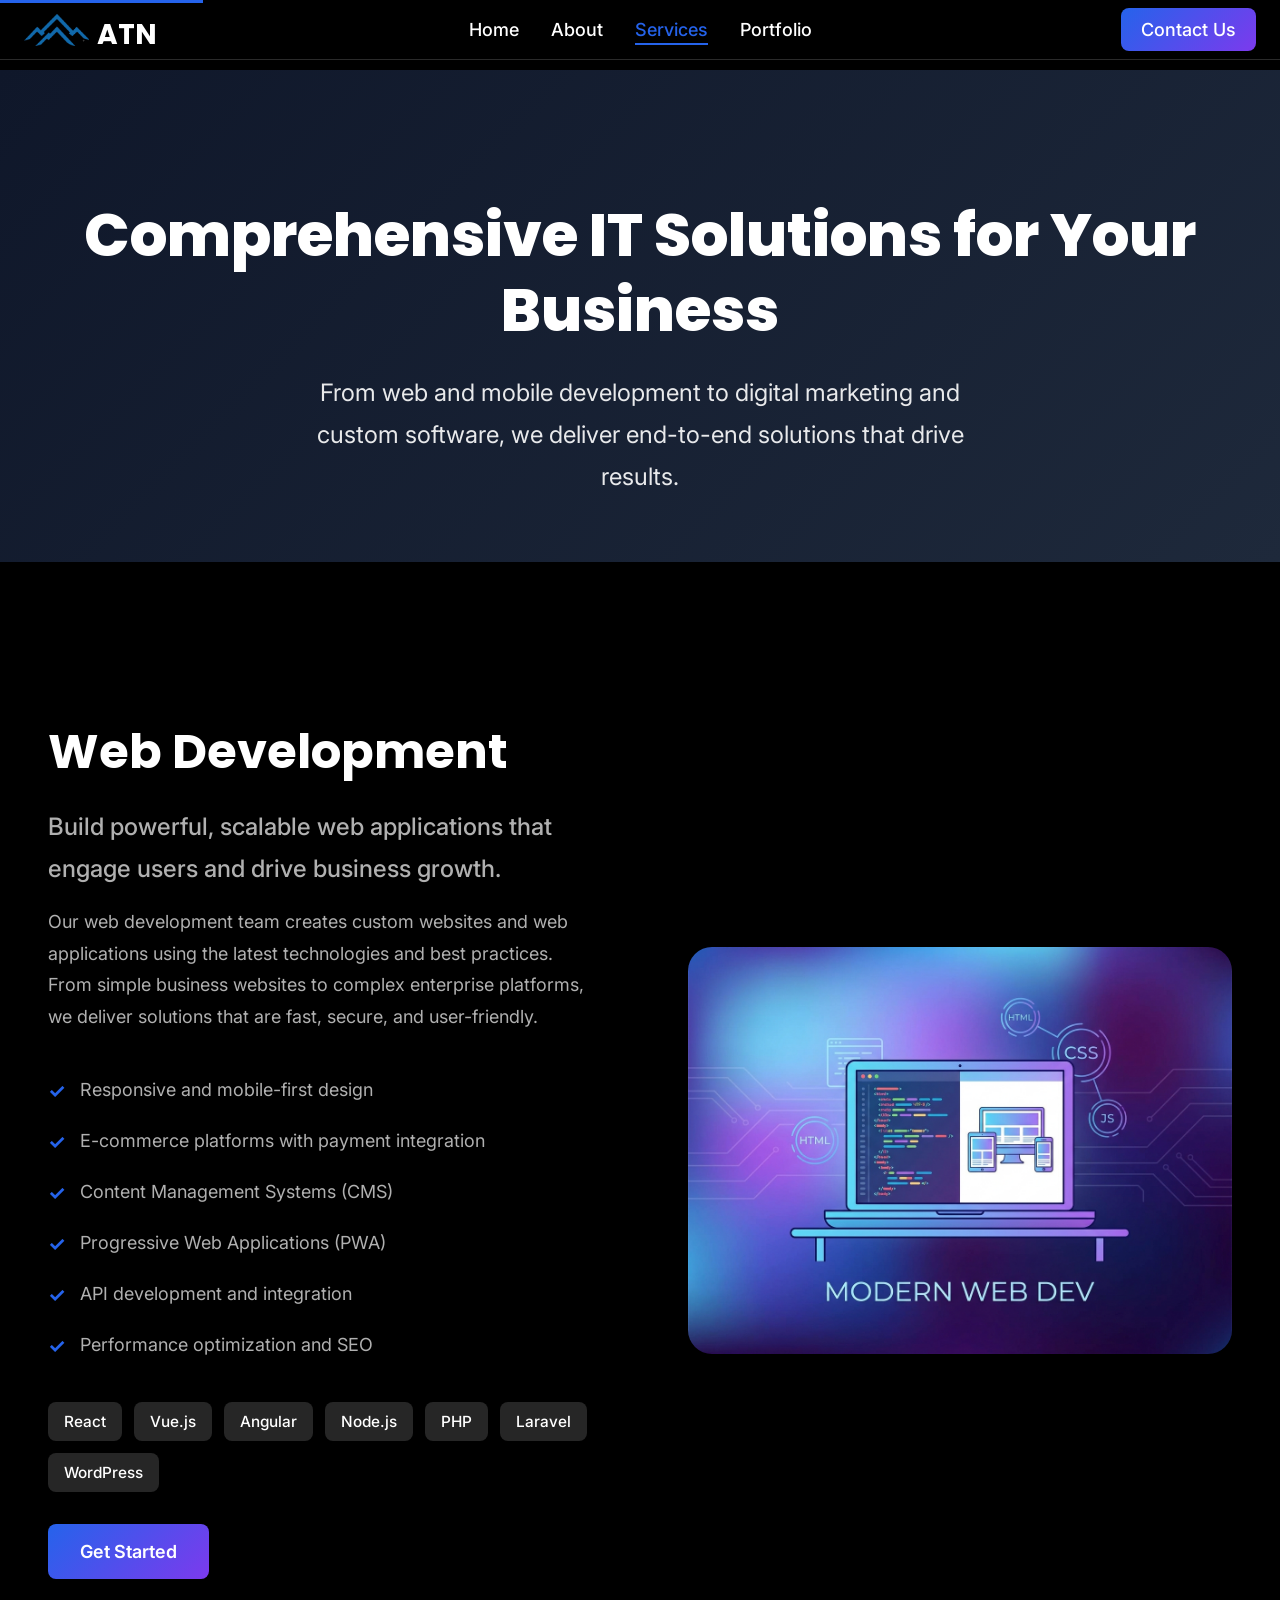
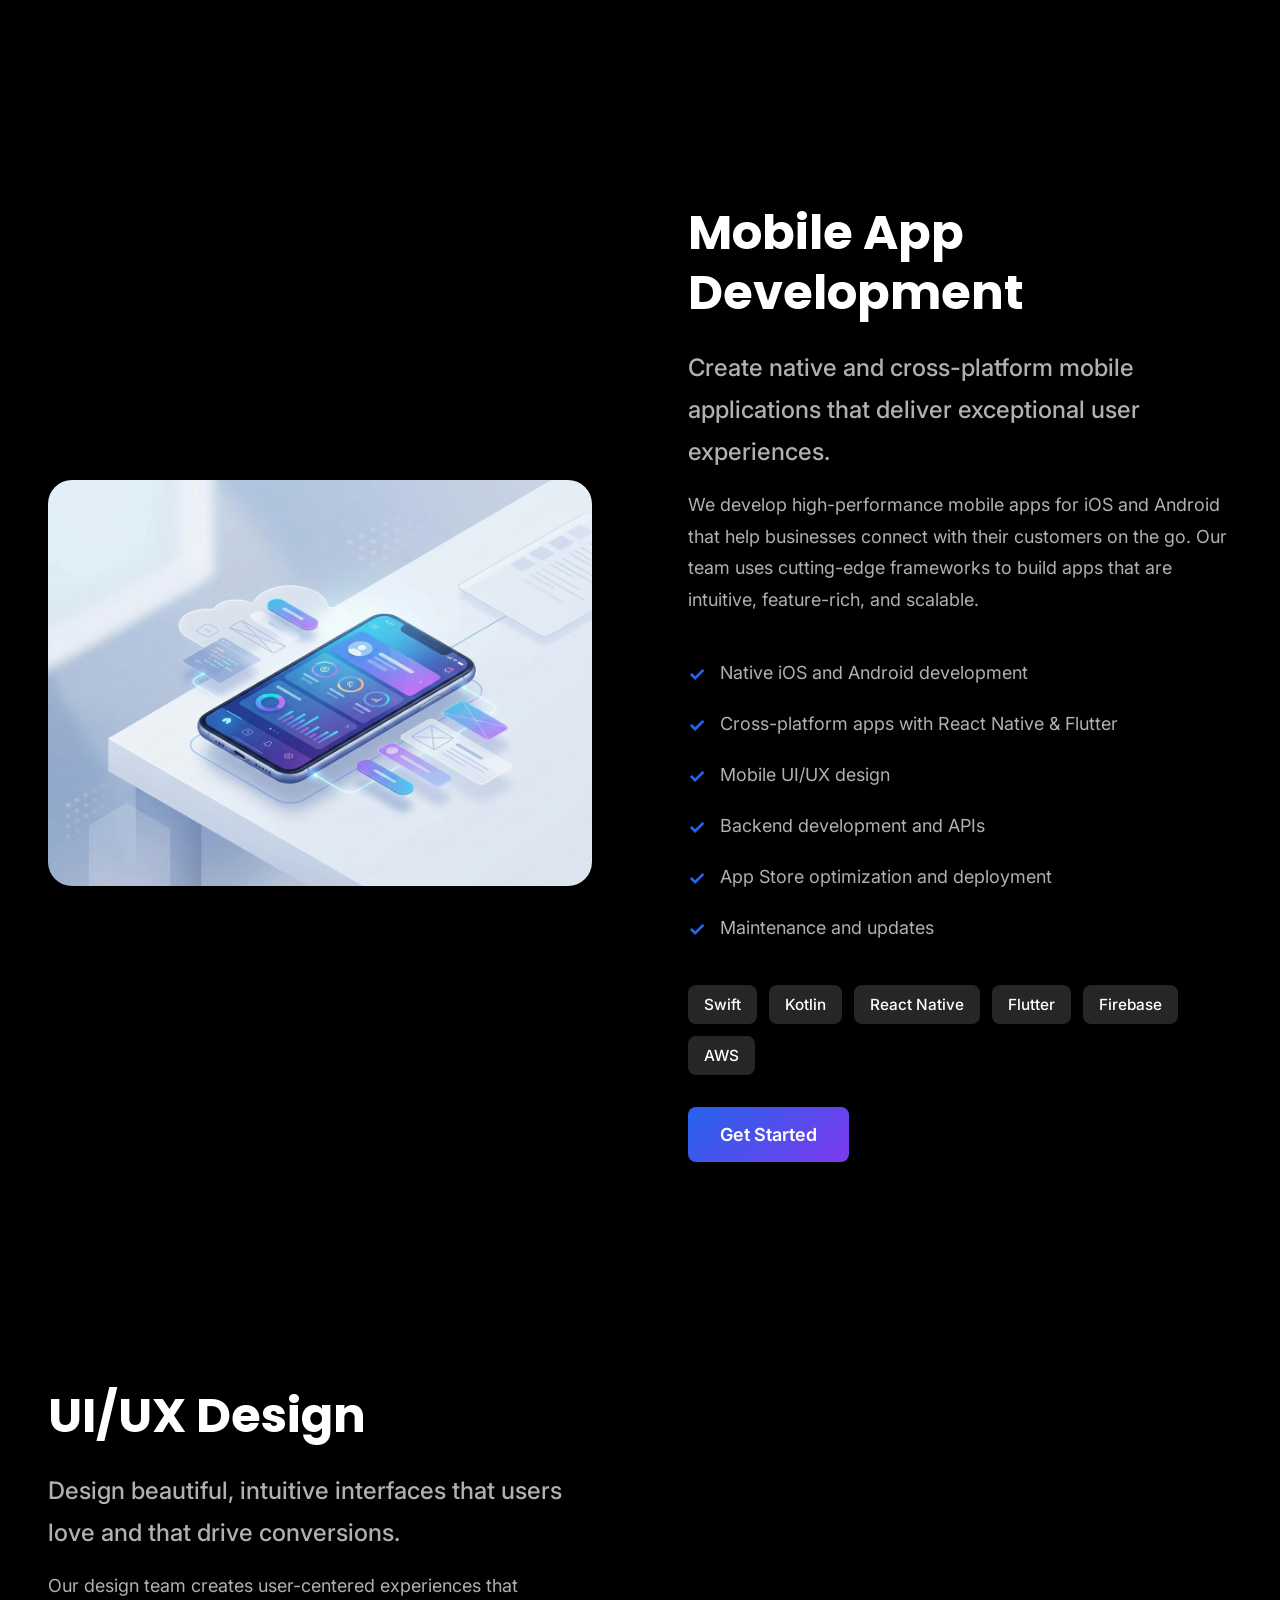
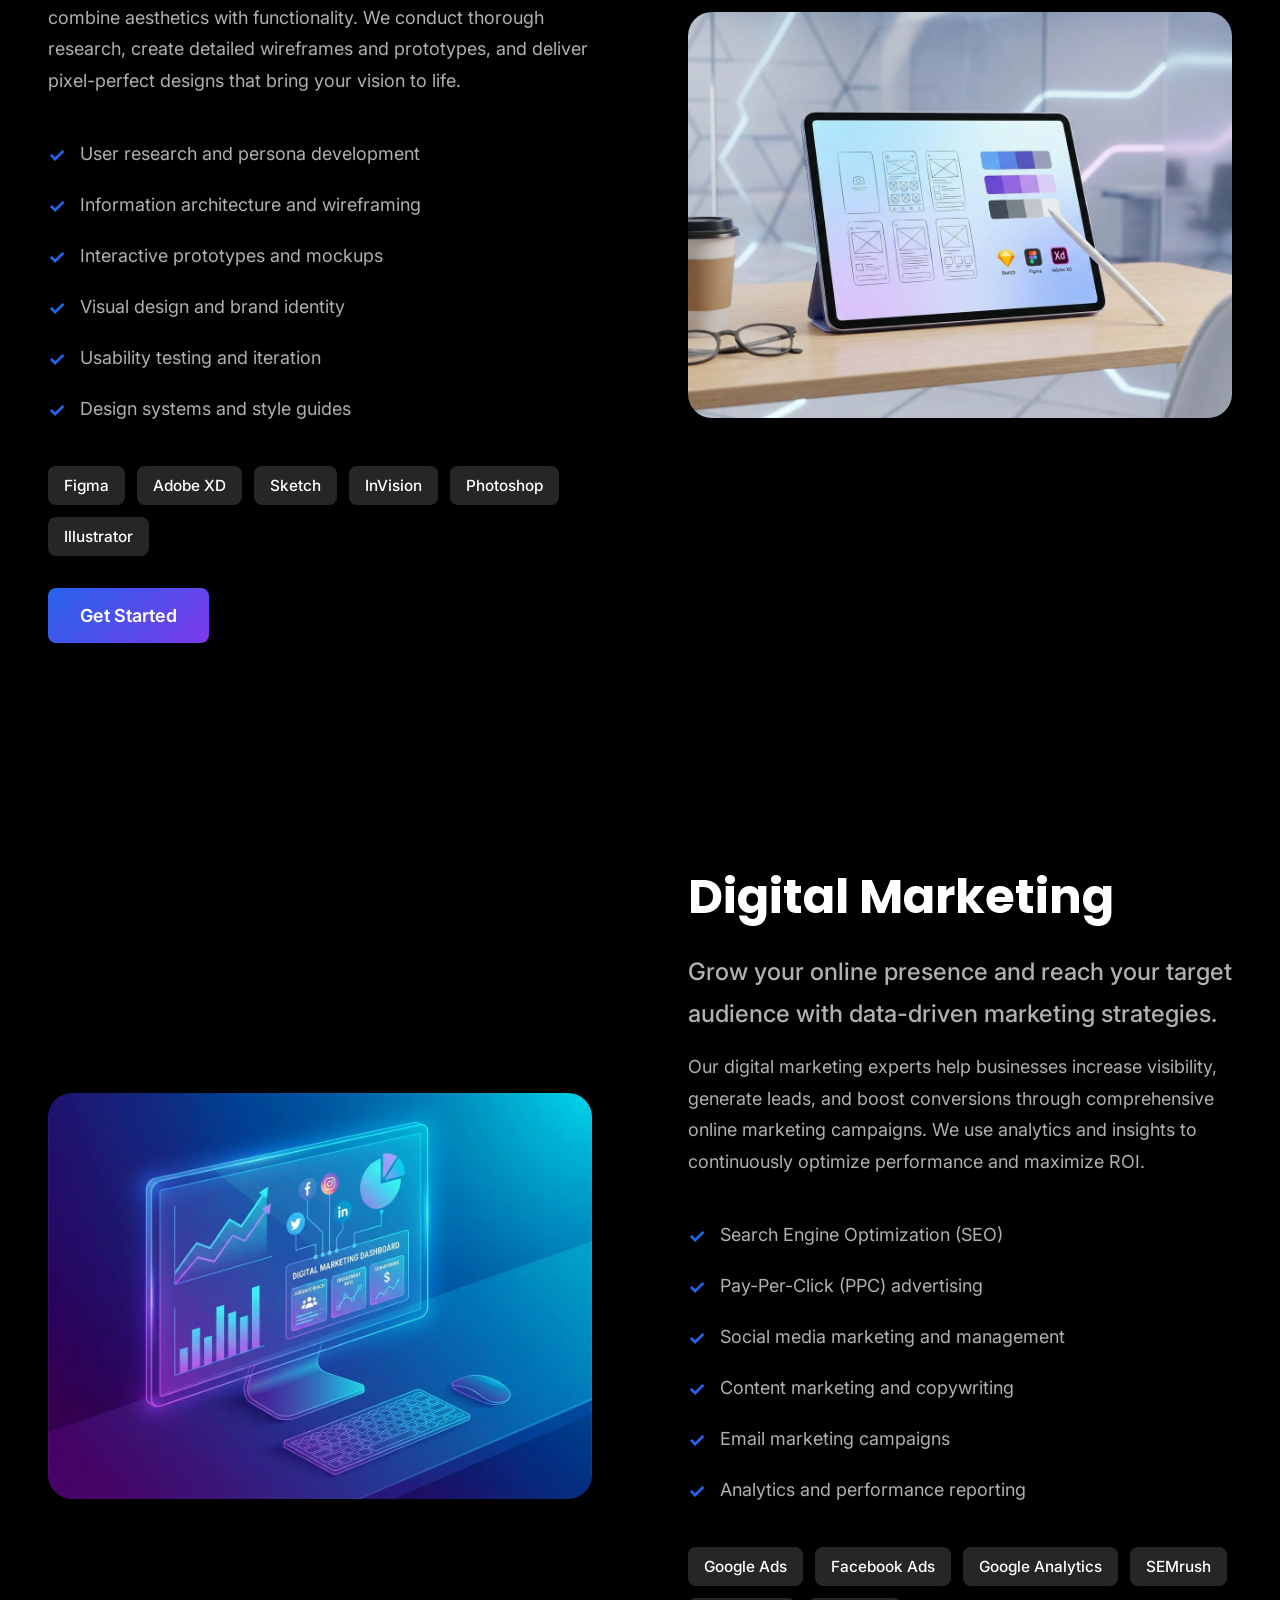
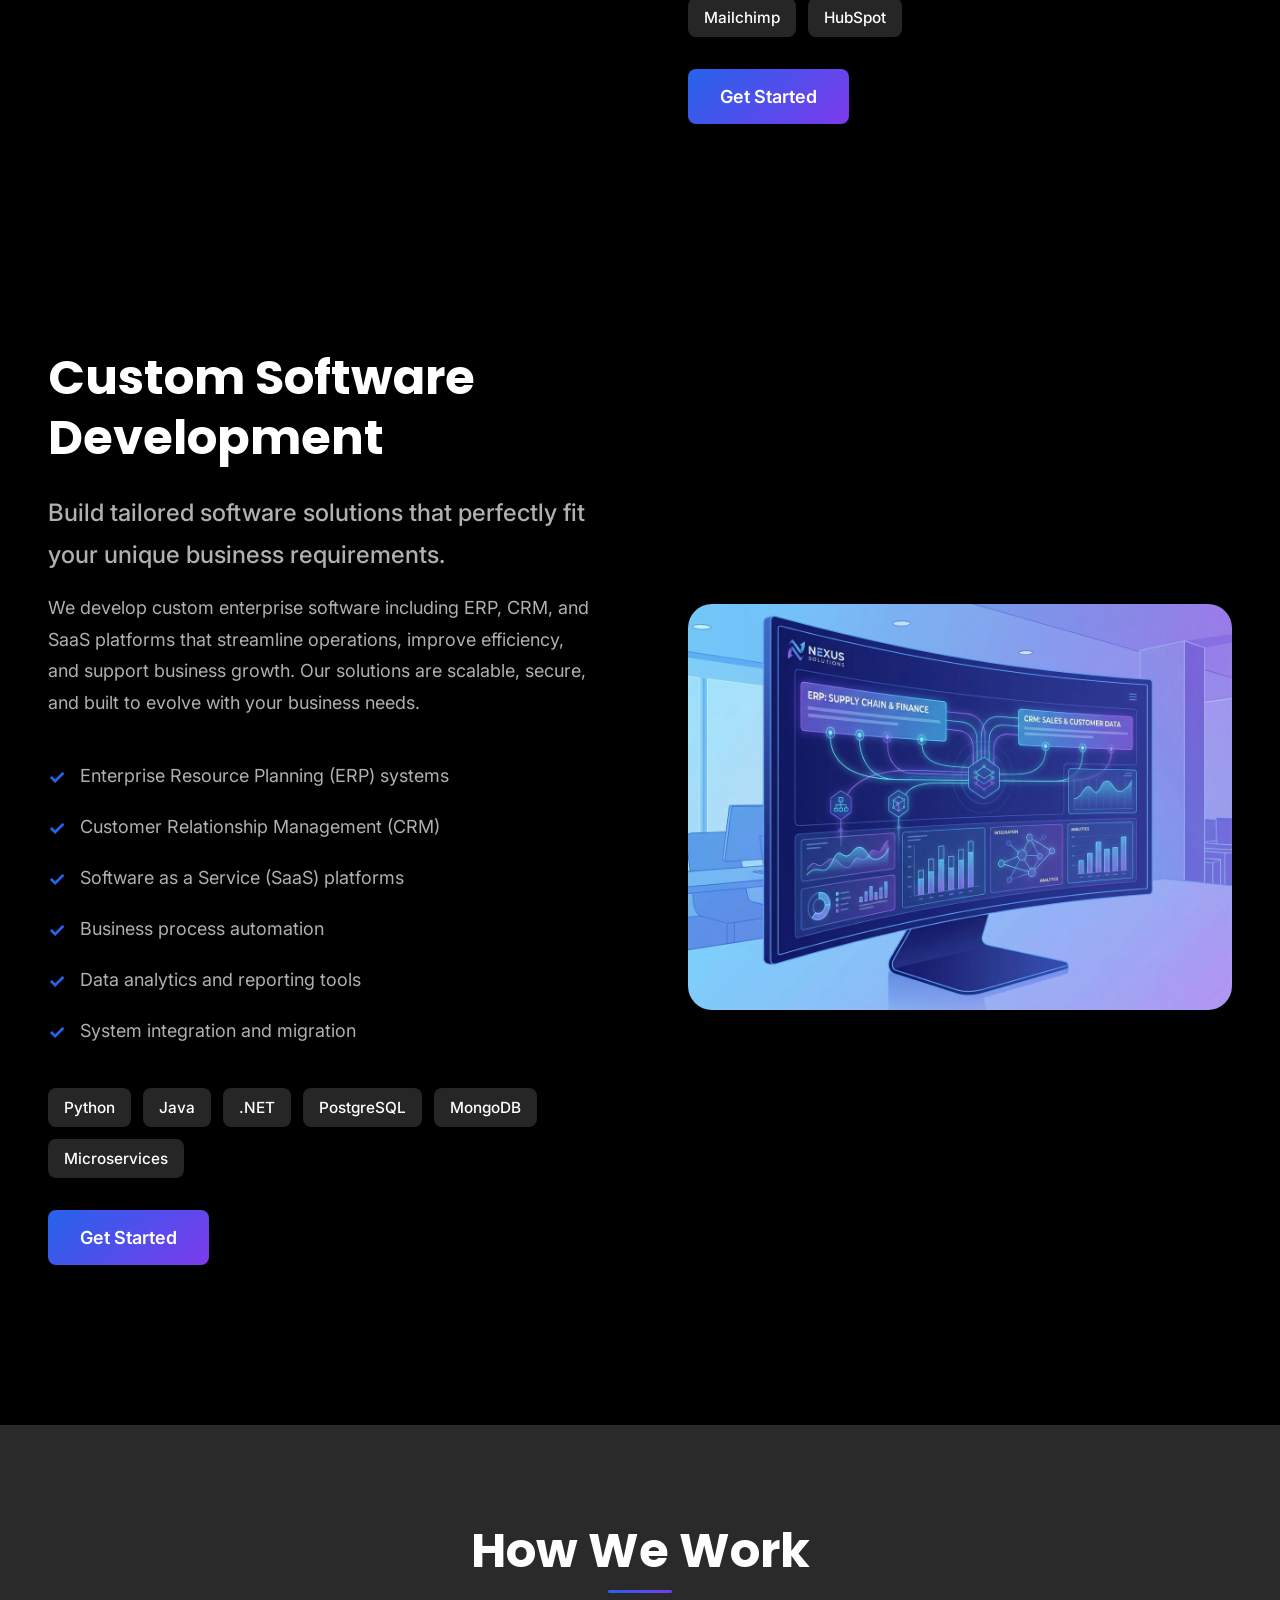
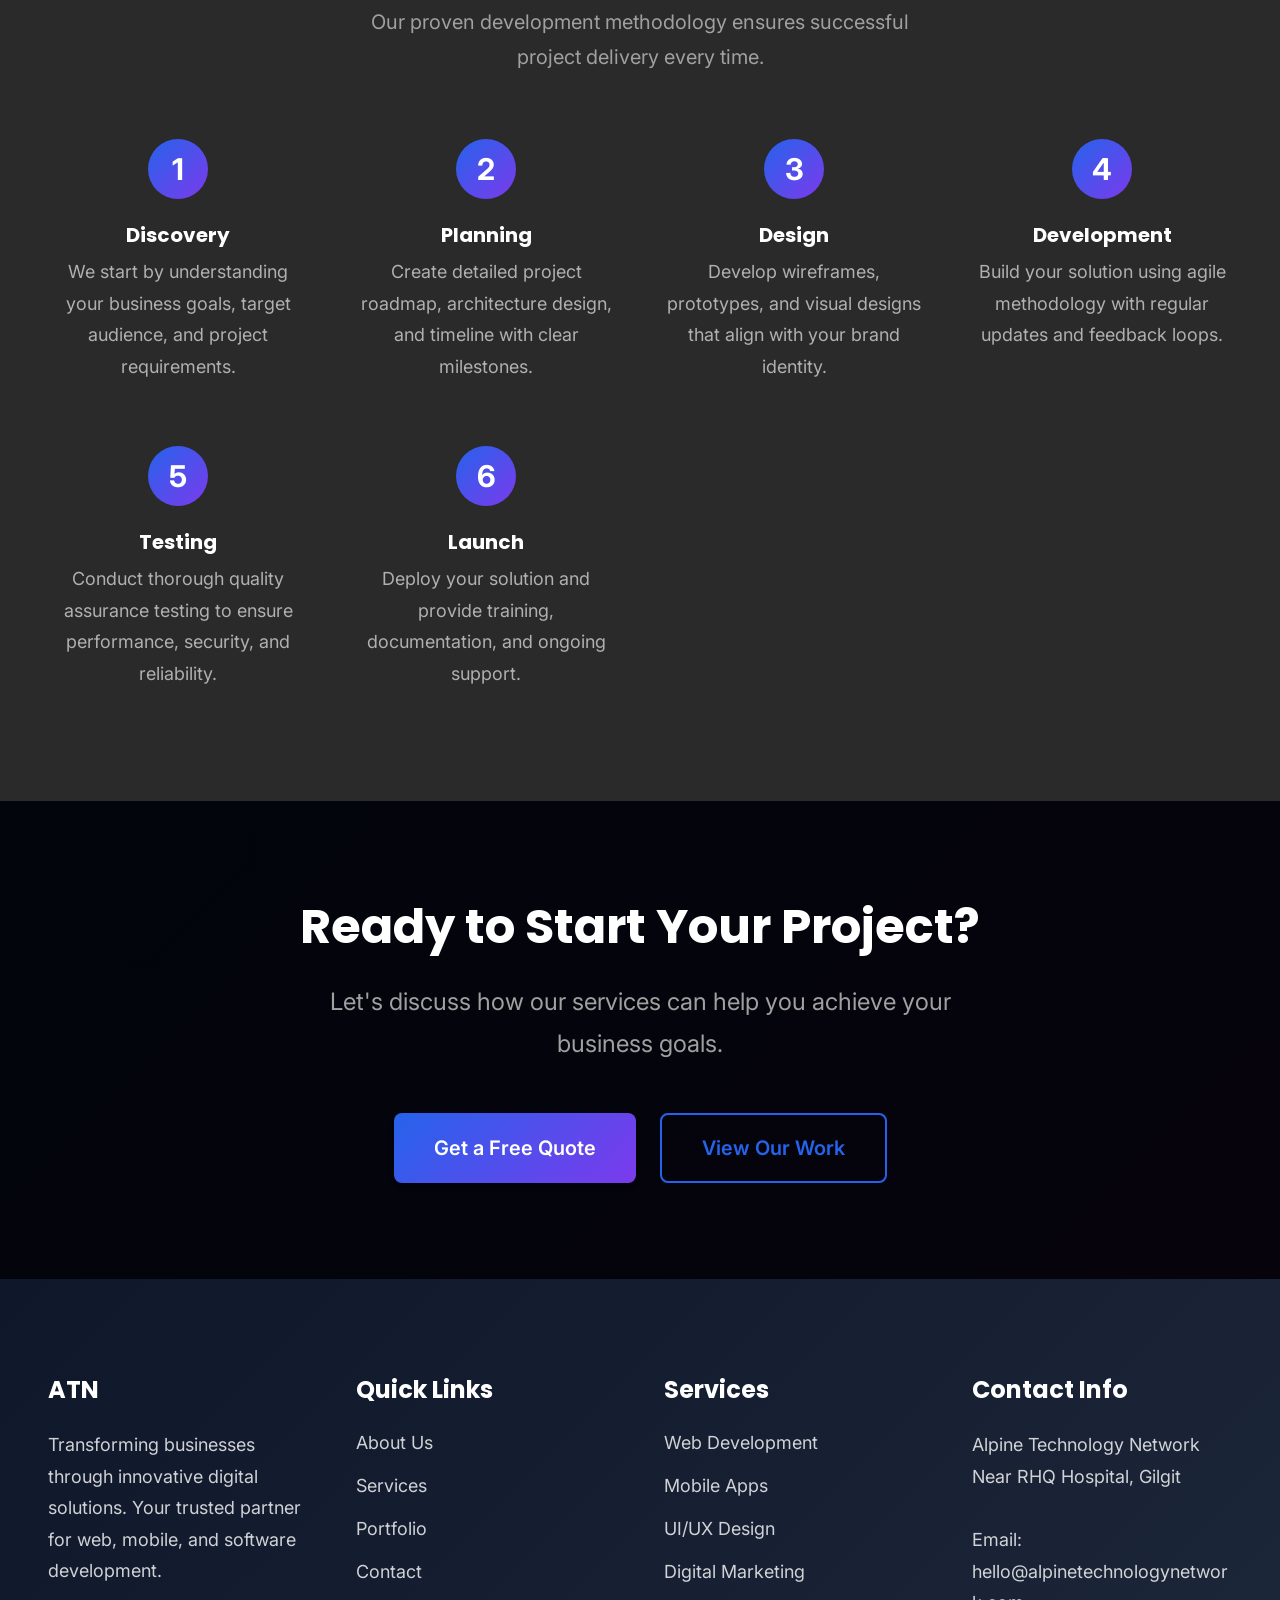
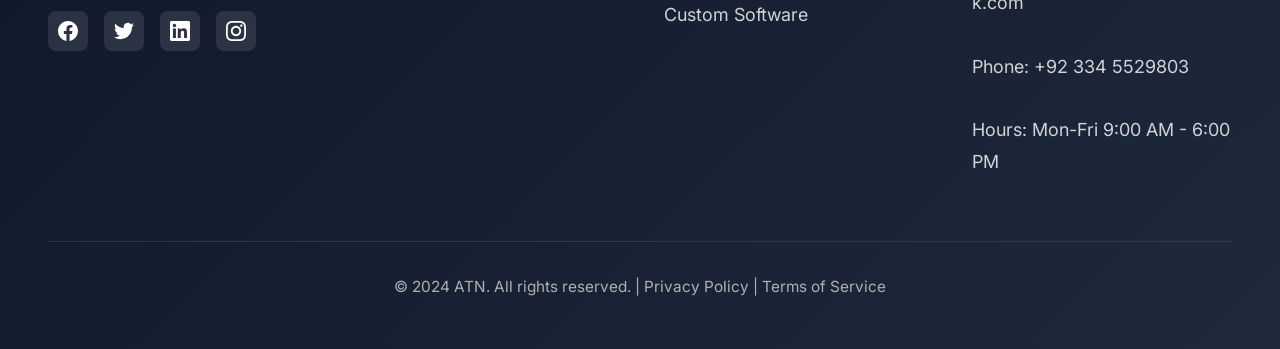
<file: services.html>
﻿<!DOCTYPE html>
<html lang="en">
<head>
    <meta charset="UTF-8">
    <meta name="viewport" content="width=device-width, initial-scale=1.0">
    <meta name="description" content="Comprehensive IT services including web development, mobile apps, UI/UX design, digital marketing, and custom software solutions.">
    <meta name="keywords" content="web development, mobile app development, UI/UX design, digital marketing, custom software, IT services">

    <title>Our Services | ATN - IT Solutions</title>

    <link rel="icon" type="image/png" href="assets/images/logo/favicon.png">

    <!-- Google Fonts -->
    <link rel="preconnect" href="https://fonts.googleapis.com">
    <link rel="preconnect" href="https://fonts.gstatic.com" crossorigin>
    <link href="https://fonts.googleapis.com/css2?family=Inter:wght@400;500;600;700&family=Poppins:wght@600;700;800&display=swap" rel="stylesheet">

    <!-- Stylesheets -->
    <link rel="stylesheet" href="assets/css/main.css">
    <link rel="stylesheet" href="assets/css/components.css">
    <link rel="stylesheet" href="assets/css/pages.css">
    <link rel="stylesheet" href="assets/css/responsive.css">
</head>
<body>

    <a href="#main-content" class="skip-link">Skip to main content</a>

    <!-- Header -->
    <header class="site-header">
        <div class="header-container">
            <a href="index.html" class="logo">
                <img src="logo.png" alt="ATN Logo" class="logo-image">
                <span>ATN</span>
            </a>

            <nav class="nav-menu">
                <ul>
                    <li><a href="index.html">Home</a></li>
                    <li><a href="about.html">About</a></li>
                    <li><a href="services.html">Services</a></li>
                    <li><a href="portfolio.html">Portfolio</a></li>
                    <li><a href="contact.html" class="btn btn-primary btn-sm">Contact Us</a></li>
                </ul>
            </nav>

            <button class="mobile-menu-toggle" aria-label="Toggle mobile menu">
                <span></span>
                <span></span>
                <span></span>
            </button>
        </div>
    </header>

    <!-- Mobile Navigation -->
    <nav class="mobile-nav">
        <ul>
            <li><a href="index.html">Home</a></li>
            <li><a href="about.html">About</a></li>
            <li><a href="services.html">Services</a></li>
            <li><a href="portfolio.html">Portfolio</a></li>
            <li><a href="contact.html">Contact Us</a></li>
        </ul>
    </nav>

    <div class="mobile-overlay"></div>

    <!-- Main Content -->
    <main id="main-content">

        <!-- Page Header -->
        <section class="page-header">
            <div class="container">
                <h1>Comprehensive IT Solutions for Your Business</h1>
                <p>From web and mobile development to digital marketing and custom software, we deliver end-to-end solutions that drive results.</p>
            </div>
        </section>

        <!-- Services Overview -->
        <section class="section">
            <div class="container">
                <div class="services-detail-grid">

                    <!-- Web Development -->
                    <div class="service-detail reveal" id="web-development">
                        <div class="service-detail-content">
                            <h2>Web Development</h2>
                            <p class="lead">Build powerful, scalable web applications that engage users and drive business growth.</p>
                            <p>Our web development team creates custom websites and web applications using the latest technologies and best practices. From simple business websites to complex enterprise platforms, we deliver solutions that are fast, secure, and user-friendly.</p>

                            <ul class="service-features">
                                <li>Responsive and mobile-first design</li>
                                <li>E-commerce platforms with payment integration</li>
                                <li>Content Management Systems (CMS)</li>
                                <li>Progressive Web Applications (PWA)</li>
                                <li>API development and integration</li>
                                <li>Performance optimization and SEO</li>
                            </ul>

                            <div class="tech-stack">
                                <span class="tech-badge">React</span>
                                <span class="tech-badge">Vue.js</span>
                                <span class="tech-badge">Angular</span>
                                <span class="tech-badge">Node.js</span>
                                <span class="tech-badge">PHP</span>
                                <span class="tech-badge">Laravel</span>
                                <span class="tech-badge">WordPress</span>
                            </div>

                            <a href="contact.html" class="btn btn-primary mt-lg">Get Started</a>
                        </div>
                        <div class="service-detail-image">
                            <img src="assets/images/services/web-development.jpg" alt="Web Development">
                        </div>
                    </div>

                    <!-- Mobile App Development -->
                    <div class="service-detail reveal" id="mobile-development">
                        <div class="service-detail-content">
                            <h2>Mobile App Development</h2>
                            <p class="lead">Create native and cross-platform mobile applications that deliver exceptional user experiences.</p>
                            <p>We develop high-performance mobile apps for iOS and Android that help businesses connect with their customers on the go. Our team uses cutting-edge frameworks to build apps that are intuitive, feature-rich, and scalable.</p>

                            <ul class="service-features">
                                <li>Native iOS and Android development</li>
                                <li>Cross-platform apps with React Native & Flutter</li>
                                <li>Mobile UI/UX design</li>
                                <li>Backend development and APIs</li>
                                <li>App Store optimization and deployment</li>
                                <li>Maintenance and updates</li>
                            </ul>

                            <div class="tech-stack">
                                <span class="tech-badge">Swift</span>
                                <span class="tech-badge">Kotlin</span>
                                <span class="tech-badge">React Native</span>
                                <span class="tech-badge">Flutter</span>
                                <span class="tech-badge">Firebase</span>
                                <span class="tech-badge">AWS</span>
                            </div>

                            <a href="contact.html" class="btn btn-primary mt-lg">Get Started</a>
                        </div>
                        <div class="service-detail-image">
                            <img src="assets/images/services/mobile-development.jpg" alt="Mobile App Development">
                        </div>
                    </div>

                    <!-- UI/UX Design -->
                    <div class="service-detail reveal" id="ui-ux-design">
                        <div class="service-detail-content">
                            <h2>UI/UX Design</h2>
                            <p class="lead">Design beautiful, intuitive interfaces that users love and that drive conversions.</p>
                            <p>Our design team creates user-centered experiences that combine aesthetics with functionality. We conduct thorough research, create detailed wireframes and prototypes, and deliver pixel-perfect designs that bring your vision to life.</p>

                            <ul class="service-features">
                                <li>User research and persona development</li>
                                <li>Information architecture and wireframing</li>
                                <li>Interactive prototypes and mockups</li>
                                <li>Visual design and brand identity</li>
                                <li>Usability testing and iteration</li>
                                <li>Design systems and style guides</li>
                            </ul>

                            <div class="tech-stack">
                                <span class="tech-badge">Figma</span>
                                <span class="tech-badge">Adobe XD</span>
                                <span class="tech-badge">Sketch</span>
                                <span class="tech-badge">InVision</span>
                                <span class="tech-badge">Photoshop</span>
                                <span class="tech-badge">Illustrator</span>
                            </div>

                            <a href="contact.html" class="btn btn-primary mt-lg">Get Started</a>
                        </div>
                        <div class="service-detail-image">
                            <img src="assets/images/services/ui-ux-design.jpg" alt="UI/UX Design">
                        </div>
                    </div>

                    <!-- Digital Marketing -->
                    <div class="service-detail reveal" id="digital-marketing">
                        <div class="service-detail-content">
                            <h2>Digital Marketing</h2>
                            <p class="lead">Grow your online presence and reach your target audience with data-driven marketing strategies.</p>
                            <p>Our digital marketing experts help businesses increase visibility, generate leads, and boost conversions through comprehensive online marketing campaigns. We use analytics and insights to continuously optimize performance and maximize ROI.</p>

                            <ul class="service-features">
                                <li>Search Engine Optimization (SEO)</li>
                                <li>Pay-Per-Click (PPC) advertising</li>
                                <li>Social media marketing and management</li>
                                <li>Content marketing and copywriting</li>
                                <li>Email marketing campaigns</li>
                                <li>Analytics and performance reporting</li>
                            </ul>

                            <div class="tech-stack">
                                <span class="tech-badge">Google Ads</span>
                                <span class="tech-badge">Facebook Ads</span>
                                <span class="tech-badge">Google Analytics</span>
                                <span class="tech-badge">SEMrush</span>
                                <span class="tech-badge">Mailchimp</span>
                                <span class="tech-badge">HubSpot</span>
                            </div>

                            <a href="contact.html" class="btn btn-primary mt-lg">Get Started</a>
                        </div>
                        <div class="service-detail-image">
                            <img src="assets/images/services/digital-marketing.jpg" alt="Digital Marketing">
                        </div>
                    </div>

                    <!-- Custom Software Development -->
                    <div class="service-detail reveal" id="custom-software">
                        <div class="service-detail-content">
                            <h2>Custom Software Development</h2>
                            <p class="lead">Build tailored software solutions that perfectly fit your unique business requirements.</p>
                            <p>We develop custom enterprise software including ERP, CRM, and SaaS platforms that streamline operations, improve efficiency, and support business growth. Our solutions are scalable, secure, and built to evolve with your business needs.</p>

                            <ul class="service-features">
                                <li>Enterprise Resource Planning (ERP) systems</li>
                                <li>Customer Relationship Management (CRM)</li>
                                <li>Software as a Service (SaaS) platforms</li>
                                <li>Business process automation</li>
                                <li>Data analytics and reporting tools</li>
                                <li>System integration and migration</li>
                            </ul>

                            <div class="tech-stack">
                                <span class="tech-badge">Python</span>
                                <span class="tech-badge">Java</span>
                                <span class="tech-badge">.NET</span>
                                <span class="tech-badge">PostgreSQL</span>
                                <span class="tech-badge">MongoDB</span>
                                <span class="tech-badge">Microservices</span>
                            </div>

                            <a href="contact.html" class="btn btn-primary mt-lg">Get Started</a>
                        </div>
                        <div class="service-detail-image">
                            <img src="assets/images/services/custom-software.jpg" alt="Custom Software Development">
                        </div>
                    </div>

                </div>
            </div>
        </section>

        <!-- Development Process -->
        <section class="section bg-light">
            <div class="container">
                <div class="section-title reveal">
                    <h2>How We Work</h2>
                    <p class="subtitle">Our proven development methodology ensures successful project delivery every time.</p>
                </div>

                <div class="process-steps stagger-group">
                    <div class="process-step stagger-item">
                        <div class="step-number">1</div>
                        <h4>Discovery</h4>
                        <p>We start by understanding your business goals, target audience, and project requirements.</p>
                    </div>

                    <div class="process-step stagger-item">
                        <div class="step-number">2</div>
                        <h4>Planning</h4>
                        <p>Create detailed project roadmap, architecture design, and timeline with clear milestones.</p>
                    </div>

                    <div class="process-step stagger-item">
                        <div class="step-number">3</div>
                        <h4>Design</h4>
                        <p>Develop wireframes, prototypes, and visual designs that align with your brand identity.</p>
                    </div>

                    <div class="process-step stagger-item">
                        <div class="step-number">4</div>
                        <h4>Development</h4>
                        <p>Build your solution using agile methodology with regular updates and feedback loops.</p>
                    </div>

                    <div class="process-step stagger-item">
                        <div class="step-number">5</div>
                        <h4>Testing</h4>
                        <p>Conduct thorough quality assurance testing to ensure performance, security, and reliability.</p>
                    </div>

                    <div class="process-step stagger-item">
                        <div class="step-number">6</div>
                        <h4>Launch</h4>
                        <p>Deploy your solution and provide training, documentation, and ongoing support.</p>
                    </div>
                </div>
            </div>
        </section>

        <!-- CTA -->
        <section class="section cta-section">
            <div class="container">
                <div class="cta-content reveal">
                    <h2>Ready to Start Your Project?</h2>
                    <p>Let's discuss how our services can help you achieve your business goals.</p>
                    <div class="cta-buttons">
                        <a href="contact.html" class="btn btn-primary btn-lg">Get a Free Quote</a>
                        <a href="portfolio.html" class="btn btn-outline btn-lg">View Our Work</a>
                    </div>
                </div>
            </div>
        </section>

    </main>

    <!-- Footer -->
    <footer class="site-footer">
        <div class="container">
            <div class="footer-content">
                <div class="footer-section">
                    <h3>ATN</h3>
                    <p>Transforming businesses through innovative digital solutions. Your trusted partner for web, mobile, and software development.</p>
                    <div class="footer-social">
                        <a href="#" class="social-icon" aria-label="Facebook">
                            <svg width="20" height="20" fill="currentColor" viewBox="0 0 24 24"><path d="M24 12.073c0-6.627-5.373-12-12-12s-12 5.373-12 12c0 5.99 4.388 10.954 10.125 11.854v-8.385H7.078v-3.47h3.047V9.43c0-3.007 1.792-4.669 4.533-4.669 1.312 0 2.686.235 2.686.235v2.953H15.83c-1.491 0-1.956.925-1.956 1.874v2.25h3.328l-.532 3.47h-2.796v8.385C19.612 23.027 24 18.062 24 12.073z"/></svg>
                        </a>
                        <a href="#" class="social-icon" aria-label="Twitter">
                            <svg width="20" height="20" fill="currentColor" viewBox="0 0 24 24"><path d="M23.953 4.57a10 10 0 01-2.825.775 4.958 4.958 0 002.163-2.723c-.951.555-2.005.959-3.127 1.184a4.92 4.92 0 00-8.384 4.482C7.69 8.095 4.067 6.13 1.64 3.162a4.822 4.822 0 00-.666 2.475c0 1.71.87 3.213 2.188 4.096a4.904 4.904 0 01-2.228-.616v.06a4.923 4.923 0 003.946 4.827 4.996 4.996 0 01-2.212.085 4.936 4.936 0 004.604 3.417 9.867 9.867 0 01-6.102 2.105c-.39 0-.779-.023-1.17-.067a13.995 13.995 0 007.557 2.209c9.053 0 13.998-7.496 13.998-13.985 0-.21 0-.42-.015-.63A9.935 9.935 0 0024 4.59z"/></svg>
                        </a>
                        <a href="#" class="social-icon" aria-label="LinkedIn">
                            <svg width="20" height="20" fill="currentColor" viewBox="0 0 24 24"><path d="M20.447 20.452h-3.554v-5.569c0-1.328-.027-3.037-1.852-3.037-1.853 0-2.136 1.445-2.136 2.939v5.667H9.351V9h3.414v1.561h.046c.477-.9 1.637-1.85 3.37-1.85 3.601 0 4.267 2.37 4.267 5.455v6.286zM5.337 7.433c-1.144 0-2.063-.926-2.063-2.065 0-1.138.92-2.063 2.063-2.063 1.14 0 2.064.925 2.064 2.063 0 1.139-.925 2.065-2.064 2.065zm1.782 13.019H3.555V9h3.564v11.452zM22.225 0H1.771C.792 0 0 .774 0 1.729v20.542C0 23.227.792 24 1.771 24h20.451C23.2 24 24 23.227 24 22.271V1.729C24 .774 23.2 0 22.222 0h.003z"/></svg>
                        </a>
                        <a href="#" class="social-icon" aria-label="Instagram">
                            <svg width="20" height="20" fill="currentColor" viewBox="0 0 24 24"><path d="M12 0C8.74 0 8.333.015 7.053.072 5.775.132 4.905.333 4.14.630c-.789.306-1.459.717-2.126 1.384S.935 3.35.630 4.14C.333 4.905.131 5.775.072 7.053.012 8.333 0 8.74 0 12s.015 3.667.072 4.947c.06 1.277.261 2.148.558 2.913.306.788.717 1.459 1.384 2.126.667.666 1.336 1.079 2.126 1.384.766.296 1.636.499 2.913.558C8.333 23.988 8.74 24 12 24s3.667-.015 4.947-.072c1.277-.06 2.148-.262 2.913-.558.788-.306 1.459-.718 2.126-1.384.666-.667 1.079-1.335 1.384-2.126.296-.765.499-1.636.558-2.913.06-1.28.072-1.687.072-4.947s-.015-3.667-.072-4.947c-.06-1.277-.262-2.149-.558-2.913-.306-.789-.718-1.459-1.384-2.126C21.319 1.347 20.651.935 19.86.630c-.765-.297-1.636-.499-2.913-.558C15.667.012 15.26 0 12 0zm0 2.16c3.203 0 3.585.016 4.85.071 1.17.055 1.805.249 2.227.415.562.217.96.477 1.382.896.419.42.679.819.896 1.381.164.422.36 1.057.413 2.227.057 1.266.07 1.646.07 4.85s-.015 3.585-.074 4.85c-.061 1.17-.256 1.805-.421 2.227-.224.562-.479.96-.899 1.382-.419.419-.824.679-1.38.896-.42.164-1.065.36-2.235.413-1.274.057-1.649.07-4.859.07-3.211 0-3.586-.015-4.859-.074-1.171-.061-1.816-.256-2.236-.421-.569-.224-.96-.479-1.379-.899-.421-.419-.69-.824-.9-1.38-.165-.42-.359-1.065-.42-2.235-.045-1.26-.061-1.649-.061-4.844 0-3.196.016-3.586.061-4.861.061-1.17.255-1.814.42-2.234.21-.57.479-.96.9-1.381.419-.419.81-.689 1.379-.898.42-.166 1.051-.361 2.221-.421 1.275-.045 1.65-.06 4.859-.06l.045.03zm0 3.678c-3.405 0-6.162 2.76-6.162 6.162 0 3.405 2.76 6.162 6.162 6.162 3.405 0 6.162-2.76 6.162-6.162 0-3.405-2.76-6.162-6.162-6.162zM12 16c-2.21 0-4-1.79-4-4s1.79-4 4-4 4 1.79 4 4-1.79 4-4 4zm7.846-10.405c0 .795-.646 1.44-1.44 1.44-.795 0-1.44-.646-1.44-1.44 0-.794.646-1.439 1.44-1.439.793-.001 1.44.645 1.44 1.439z"/></svg>
                        </a>
                    </div>
                </div>

                <div class="footer-section">
                    <h3>Quick Links</h3>
                    <div class="footer-links">
                        <a href="about.html">About Us</a>
                        <a href="services.html">Services</a>
                        <a href="portfolio.html">Portfolio</a>
                        <a href="contact.html">Contact</a>
                    </div>
                </div>

                <div class="footer-section">
                    <h3>Services</h3>
                    <div class="footer-links">
                        <a href="services.html#web-development">Web Development</a>
                        <a href="services.html#mobile-development">Mobile Apps</a>
                        <a href="services.html#ui-ux-design">UI/UX Design</a>
                        <a href="services.html#digital-marketing">Digital Marketing</a>
                        <a href="services.html#custom-software">Custom Software</a>
                    </div>
                </div>

                <div class="footer-section">
                    <h3>Contact Info</h3>
                    <div class="footer-links">
                        <p>Alpine Technology Network<br>Near RHQ Hospital, Gilgit</p>
                        <p>Email: hello@alpinetechnologynetwork.com</p>
                        <p>Phone: +92 334 5529803</p>
                        <p>Hours: Mon-Fri 9:00 AM - 6:00 PM</p>
                    </div>
                </div>
            </div>

            <div class="footer-bottom">
                <p>&copy; 2024 ATN. All rights reserved. | <a href="#">Privacy Policy</a> | <a href="#">Terms of Service</a></p>
            </div>
        </div>
    </footer>

    <button class="scroll-to-top" aria-label="Scroll to top">
        <svg width="24" height="24" fill="none" stroke="currentColor" stroke-width="2" viewBox="0 0 24 24">
            <polyline points="18 15 12 9 6 15"></polyline>
        </svg>
    </button>

    <script src="assets/js/main.js"></script>
    <script src="assets/js/nav.js"></script>
    <script src="assets/js/animations.js"></script>

</body>
</html>
</file>
<file: assets/css/main.css>
/* ============================================
   IT COMPANY PORTFOLIO - MAIN CSS
   Design System & Foundation Styles
   ============================================ */

/* ============================================
   CSS CUSTOM PROPERTIES (DESIGN TOKENS)
   ============================================ */
:root {
  /* Primary Colors */
  --primary-color: #2563eb;
  --primary-dark: #1e40af;
  --primary-light: #3b82f6;

  /* Secondary Colors */
  --secondary-color: #7c3aed;
  --secondary-dark: #6d28d9;
  --secondary-light: #8b5cf6;

  /* Neutral Colors - Dark Theme */
  --dark-bg: #000000;
  --dark-gray: #1a1a1a;
  --medium-gray: #a0a0a0;
  --light-gray: #2a2a2a;
  --white: #ffffff;
  --black: #000000;

  /* Accent Colors */
  --success: #10b981;
  --warning: #f59e0b;
  --error: #ef4444;
  --info: #3b82f6;

  /* Gradients */
  --gradient-primary: linear-gradient(135deg, #2563eb 0%, #7c3aed 100%);
  --gradient-dark: linear-gradient(135deg, #0f172a 0%, #1e293b 100%);
  --gradient-light: linear-gradient(135deg, #f1f5f9 0%, #e2e8f0 100%);

  /* Typography */
  --font-primary: 'Inter', -apple-system, BlinkMacSystemFont, 'Segoe UI', Roboto, sans-serif;
  --font-heading: 'Poppins', var(--font-primary);

  /* Font Sizes - Fluid Typography */
  --font-xs: clamp(0.75rem, 1vw, 0.875rem);
  --font-sm: clamp(0.875rem, 1.2vw, 1rem);
  --font-base: clamp(1rem, 1.5vw, 1.125rem);
  --font-lg: clamp(1.125rem, 2vw, 1.25rem);
  --font-xl: clamp(1.25rem, 2.5vw, 1.5rem);
  --font-2xl: clamp(1.5rem, 3vw, 1.875rem);
  --font-3xl: clamp(1.875rem, 4vw, 2.25rem);
  --font-4xl: clamp(2.25rem, 5vw, 3rem);
  --font-5xl: clamp(3rem, 6vw, 3.75rem);

  /* Font Weights */
  --font-normal: 400;
  --font-medium: 500;
  --font-semibold: 600;
  --font-bold: 700;
  --font-extrabold: 800;

  /* Line Heights */
  --line-height-tight: 1.25;
  --line-height-normal: 1.5;
  --line-height-relaxed: 1.75;

  /* Spacing Scale */
  --spacing-xs: 0.5rem;
  --spacing-sm: 1rem;
  --spacing-md: 1.5rem;
  --spacing-lg: 2rem;
  --spacing-xl: 3rem;
  --spacing-2xl: 4rem;
  --spacing-3xl: 6rem;
  --spacing-4xl: 8rem;

  /* Border Radius */
  --radius-sm: 0.375rem;
  --radius-md: 0.5rem;
  --radius-lg: 1rem;
  --radius-xl: 1.5rem;
  --radius-2xl: 2rem;
  --radius-full: 9999px;

  /* Shadows */
  --shadow-sm: 0 1px 2px 0 rgba(0, 0, 0, 0.05);
  --shadow-md: 0 4px 6px -1px rgba(0, 0, 0, 0.1), 0 2px 4px -1px rgba(0, 0, 0, 0.06);
  --shadow-lg: 0 10px 15px -3px rgba(0, 0, 0, 0.1), 0 4px 6px -2px rgba(0, 0, 0, 0.05);
  --shadow-xl: 0 20px 25px -5px rgba(0, 0, 0, 0.1), 0 10px 10px -5px rgba(0, 0, 0, 0.04);
  --shadow-2xl: 0 25px 50px -12px rgba(0, 0, 0, 0.25);

  /* Transitions */
  --transition-fast: 150ms ease-in-out;
  --transition-base: 300ms ease-in-out;
  --transition-normal: 300ms ease-in-out;
  --transition-slow: 500ms ease-in-out;

  /* Z-index Scale */
  --z-dropdown: 1000;
  --z-sticky: 1020;
  --z-fixed: 1030;
  --z-modal-backdrop: 1040;
  --z-modal: 1050;
  --z-popover: 1060;
  --z-tooltip: 1070;

  /* Container Max Width */
  --container-sm: 640px;
  --container-md: 768px;
  --container-lg: 1024px;
  --container-xl: 1280px;
  --container-2xl: 1536px;
}

/* ============================================
   CSS RESET & NORMALIZE
   ============================================ */
*, *::before, *::after {
  box-sizing: border-box;
  margin: 0;
  padding: 0;
}

html {
  font-size: 16px;
  scroll-behavior: smooth;
  -webkit-font-smoothing: antialiased;
  -moz-osx-font-smoothing: grayscale;
}

body {
  margin: 0;
  padding: 0;
  font-family: var(--font-primary);
  font-size: var(--font-base);
  font-weight: var(--font-normal);
  line-height: var(--line-height-normal);
  color: #e0e0e0;
  background-color: #000000;
  overflow-x: hidden;
}

/* Remove default list styles */
ul, ol {
  list-style: none;
}

/* Remove default link styles */
a {
  text-decoration: none;
  color: inherit;
  transition: color var(--transition-base);
}

a:hover {
  color: var(--primary-color);
}

/* Image defaults */
img, picture, video, canvas, svg {
  display: block;
  max-width: 100%;
  height: auto;
}

/* Form elements */
input, button, textarea, select {
  font: inherit;
  color: inherit;
}

button {
  cursor: pointer;
  border: none;
  background: none;
}

/* Remove button focus outline (we'll add custom ones) */
button:focus-visible,
a:focus-visible,
input:focus-visible,
textarea:focus-visible,
select:focus-visible {
  outline: 2px solid var(--primary-color);
  outline-offset: 2px;
}

/* Prevent text overflow */
p, h1, h2, h3, h4, h5, h6 {
  overflow-wrap: break-word;
}

/* ============================================
   TYPOGRAPHY
   ============================================ */
h1, h2, h3, h4, h5, h6 {
  font-family: var(--font-heading);
  font-weight: var(--font-bold);
  line-height: var(--line-height-tight);
  color: #ffffff;
  margin-bottom: var(--spacing-md);
}

h1 {
  font-size: var(--font-5xl);
  font-weight: var(--font-extrabold);
}

h2 {
  font-size: var(--font-4xl);
}

h3 {
  font-size: var(--font-3xl);
}

h4 {
  font-size: var(--font-2xl);
}

h5 {
  font-size: var(--font-xl);
}

h6 {
  font-size: var(--font-lg);
}

p {
  margin-bottom: var(--spacing-sm);
  color: #b0b0b0;
  line-height: var(--line-height-relaxed);
}

.lead {
  font-size: var(--font-xl);
  font-weight: var(--font-medium);
  color: #b0b0b0;
}

.small-text {
  font-size: var(--font-sm);
}

.tiny-text {
  font-size: var(--font-xs);
}

strong, b {
  font-weight: var(--font-bold);
}

em, i {
  font-style: italic;
}

/* ============================================
   LAYOUT UTILITIES
   ============================================ */
.container {
  width: 100%;
  max-width: var(--container-xl);
  margin: 0 auto;
  padding: 0 var(--spacing-md);
}

.container-sm {
  max-width: var(--container-sm);
}

.container-lg {
  max-width: var(--container-lg);
}

.container-2xl {
  max-width: var(--container-2xl);
}

.section {
  padding: var(--spacing-3xl) 0;
}

.section-sm {
  padding: var(--spacing-2xl) 0;
}

.section-lg {
  padding: var(--spacing-4xl) 0;
}

/* ============================================
   FLEXBOX UTILITIES
   ============================================ */
.flex {
  display: flex;
}

.flex-col {
  display: flex;
  flex-direction: column;
}

.flex-row {
  display: flex;
  flex-direction: row;
}

.flex-wrap {
  flex-wrap: wrap;
}

.items-center {
  align-items: center;
}

.items-start {
  align-items: flex-start;
}

.items-end {
  align-items: flex-end;
}

.justify-center {
  justify-content: center;
}

.justify-between {
  justify-content: space-between;
}

.justify-around {
  justify-content: space-around;
}

.justify-start {
  justify-content: flex-start;
}

.justify-end {
  justify-content: flex-end;
}

.gap-xs {
  gap: var(--spacing-xs);
}

.gap-sm {
  gap: var(--spacing-sm);
}

.gap-md {
  gap: var(--spacing-md);
}

.gap-lg {
  gap: var(--spacing-lg);
}

.gap-xl {
  gap: var(--spacing-xl);
}

/* ============================================
   GRID UTILITIES
   ============================================ */
.grid {
  display: grid;
}

.grid-cols-1 {
  grid-template-columns: repeat(1, minmax(0, 1fr));
}

.grid-cols-2 {
  grid-template-columns: repeat(2, minmax(0, 1fr));
}

.grid-cols-3 {
  grid-template-columns: repeat(3, minmax(0, 1fr));
}

.grid-cols-4 {
  grid-template-columns: repeat(4, minmax(0, 1fr));
}

/* ============================================
   SPACING UTILITIES
   ============================================ */
.m-0 { margin: 0; }
.mt-0 { margin-top: 0; }
.mb-0 { margin-bottom: 0; }
.ml-0 { margin-left: 0; }
.mr-0 { margin-right: 0; }

.m-sm { margin: var(--spacing-sm); }
.mt-sm { margin-top: var(--spacing-sm); }
.mb-sm { margin-bottom: var(--spacing-sm); }
.ml-sm { margin-left: var(--spacing-sm); }
.mr-sm { margin-right: var(--spacing-sm); }

.m-md { margin: var(--spacing-md); }
.mt-md { margin-top: var(--spacing-md); }
.mb-md { margin-bottom: var(--spacing-md); }
.ml-md { margin-left: var(--spacing-md); }
.mr-md { margin-right: var(--spacing-md); }

.m-lg { margin: var(--spacing-lg); }
.mt-lg { margin-top: var(--spacing-lg); }
.mb-lg { margin-bottom: var(--spacing-lg); }
.ml-lg { margin-left: var(--spacing-lg); }
.mr-lg { margin-right: var(--spacing-lg); }

.m-xl { margin: var(--spacing-xl); }
.mt-xl { margin-top: var(--spacing-xl); }
.mb-xl { margin-bottom: var(--spacing-xl); }
.ml-xl { margin-left: var(--spacing-xl); }
.mr-xl { margin-right: var(--spacing-xl); }

.p-0 { padding: 0; }
.pt-0 { padding-top: 0; }
.pb-0 { padding-bottom: 0; }
.pl-0 { padding-left: 0; }
.pr-0 { padding-right: 0; }

.p-sm { padding: var(--spacing-sm); }
.pt-sm { padding-top: var(--spacing-sm); }
.pb-sm { padding-bottom: var(--spacing-sm); }
.pl-sm { padding-left: var(--spacing-sm); }
.pr-sm { padding-right: var(--spacing-sm); }

.p-md { padding: var(--spacing-md); }
.pt-md { padding-top: var(--spacing-md); }
.pb-md { padding-bottom: var(--spacing-md); }
.pl-md { padding-left: var(--spacing-md); }
.pr-md { padding-right: var(--spacing-md); }

.p-lg { padding: var(--spacing-lg); }
.pt-lg { padding-top: var(--spacing-lg); }
.pb-lg { padding-bottom: var(--spacing-lg); }
.pl-lg { padding-left: var(--spacing-lg); }
.pr-lg { padding-right: var(--spacing-lg); }

.p-xl { padding: var(--spacing-xl); }
.pt-xl { padding-top: var(--spacing-xl); }
.pb-xl { padding-bottom: var(--spacing-xl); }
.pl-xl { padding-left: var(--spacing-xl); }
.pr-xl { padding-right: var(--spacing-xl); }

/* ============================================
   TEXT UTILITIES
   ============================================ */
.text-left { text-align: left; }
.text-center { text-align: center; }
.text-right { text-align: right; }

.text-primary { color: var(--primary-color); }
.text-secondary { color: var(--secondary-color); }
.text-dark { color: var(--dark-bg); }
.text-gray { color: var(--medium-gray); }
.text-white { color: var(--white); }
.text-success { color: var(--success); }
.text-warning { color: var(--warning); }
.text-error { color: var(--error); }

.font-normal { font-weight: var(--font-normal); }
.font-medium { font-weight: var(--font-medium); }
.font-semibold { font-weight: var(--font-semibold); }
.font-bold { font-weight: var(--font-bold); }
.font-extrabold { font-weight: var(--font-extrabold); }

.uppercase { text-transform: uppercase; }
.lowercase { text-transform: lowercase; }
.capitalize { text-transform: capitalize; }

/* ============================================
   BACKGROUND UTILITIES
   ============================================ */
.bg-primary { background-color: var(--primary-color); }
.bg-secondary { background-color: var(--secondary-color); }
.bg-dark { background-color: var(--dark-bg); }
.bg-dark-gray { background-color: var(--dark-gray); }
.bg-light { background-color: var(--light-gray); }
.bg-white { background-color: var(--white); }

.bg-gradient-primary { background: var(--gradient-primary); }
.bg-gradient-dark { background: var(--gradient-dark); }

/* ============================================
   BORDER UTILITIES
   ============================================ */
.rounded-sm { border-radius: var(--radius-sm); }
.rounded-md { border-radius: var(--radius-md); }
.rounded-lg { border-radius: var(--radius-lg); }
.rounded-xl { border-radius: var(--radius-xl); }
.rounded-2xl { border-radius: var(--radius-2xl); }
.rounded-full { border-radius: var(--radius-full); }

/* ============================================
   SHADOW UTILITIES
   ============================================ */
.shadow-sm { box-shadow: var(--shadow-sm); }
.shadow-md { box-shadow: var(--shadow-md); }
.shadow-lg { box-shadow: var(--shadow-lg); }
.shadow-xl { box-shadow: var(--shadow-xl); }
.shadow-2xl { box-shadow: var(--shadow-2xl); }
.shadow-none { box-shadow: none; }

/* ============================================
   DISPLAY UTILITIES
   ============================================ */
.block { display: block; }
.inline-block { display: inline-block; }
.inline { display: inline; }
.hidden { display: none; }

/* ============================================
   POSITION UTILITIES
   ============================================ */
.relative { position: relative; }
.absolute { position: absolute; }
.fixed { position: fixed; }
.sticky { position: sticky; }

/* ============================================
   WIDTH & HEIGHT UTILITIES
   ============================================ */
.w-full { width: 100%; }
.w-auto { width: auto; }
.h-full { height: 100%; }
.h-auto { height: auto; }

/* ============================================
   OVERFLOW UTILITIES
   ============================================ */
.overflow-hidden { overflow: hidden; }
.overflow-auto { overflow: auto; }
.overflow-x-hidden { overflow-x: hidden; }
.overflow-y-hidden { overflow-y: hidden; }

/* ============================================
   TRANSITION UTILITIES
   ============================================ */
.transition-fast { transition: all var(--transition-fast); }
.transition-base { transition: all var(--transition-base); }
.transition-slow { transition: all var(--transition-slow); }

/* ============================================
   OPACITY UTILITIES
   ============================================ */
.opacity-0 { opacity: 0; }
.opacity-50 { opacity: 0.5; }
.opacity-75 { opacity: 0.75; }
.opacity-100 { opacity: 1; }

/* ============================================
   VISIBILITY UTILITIES
   ============================================ */
.visible { visibility: visible; }
.invisible { visibility: hidden; }

/* ============================================
   SPECIAL ELEMENTS
   ============================================ */

/* Gradient Text */
.gradient-text {
  background: var(--gradient-primary);
  -webkit-background-clip: text;
  -webkit-text-fill-color: transparent;
  background-clip: text;
}

/* Divider */
.divider {
  height: 1px;
  background-color: var(--light-gray);
  margin: var(--spacing-lg) 0;
}

/* Badge */
.badge {
  display: inline-block;
  padding: 0.25rem 0.875rem;
  font-size: var(--font-sm);
  font-weight: var(--font-semibold);
  border-radius: var(--radius-full);
  line-height: 1;
  background-color: var(--primary-color);
  color: var(--white);
}

/* Scroll to Top Button */
.scroll-to-top {
  position: fixed;
  bottom: 2rem;
  right: 2rem;
  width: 3rem;
  height: 3rem;
  background: var(--gradient-primary);
  color: var(--white);
  border-radius: var(--radius-full);
  display: flex;
  align-items: center;
  justify-content: center;
  box-shadow: var(--shadow-lg);
  opacity: 0;
  visibility: hidden;
  transition: all var(--transition-base);
  z-index: var(--z-fixed);
}

.scroll-to-top.visible {
  opacity: 1;
  visibility: visible;
}

.scroll-to-top:hover {
  transform: translateY(-4px);
  box-shadow: var(--shadow-xl);
}

/* Selection Color */
::selection {
  background-color: var(--primary-color);
  color: var(--white);
}

::-moz-selection {
  background-color: var(--primary-color);
  color: var(--white);
}

/* Scrollbar Styling (Webkit) */
::-webkit-scrollbar {
  width: 10px;
}

::-webkit-scrollbar-track {
  background: var(--light-gray);
}

::-webkit-scrollbar-thumb {
  background: var(--primary-color);
  border-radius: var(--radius-sm);
}

::-webkit-scrollbar-thumb:hover {
  background: var(--primary-dark);
}

/* ============================================
   ACCESSIBILITY
   ============================================ */
.sr-only {
  position: absolute;
  width: 1px;
  height: 1px;
  padding: 0;
  margin: -1px;
  overflow: hidden;
  clip: rect(0, 0, 0, 0);
  white-space: nowrap;
  border-width: 0;
}

/* Skip to main content link */
.skip-link {
  position: absolute;
  top: -40px;
  left: 0;
  background: var(--primary-color);
  color: var(--white);
  padding: 0.5rem 1rem;
  text-decoration: none;
  z-index: var(--z-tooltip);
}

.skip-link:focus {
  top: 0;
}

/* ============================================
   ANIMATIONS
   ============================================ */
@keyframes fadeIn {
  from {
    opacity: 0;
  }
  to {
    opacity: 1;
  }
}

@keyframes fadeInUp {
  from {
    opacity: 0;
    transform: translateY(30px);
  }
  to {
    opacity: 1;
    transform: translateY(0);
  }
}

@keyframes fadeInDown {
  from {
    opacity: 0;
    transform: translateY(-30px);
  }
  to {
    opacity: 1;
    transform: translateY(0);
  }
}

@keyframes slideInLeft {
  from {
    opacity: 0;
    transform: translateX(-30px);
  }
  to {
    opacity: 1;
    transform: translateX(0);
  }
}

@keyframes slideInRight {
  from {
    opacity: 0;
    transform: translateX(30px);
  }
  to {
    opacity: 1;
    transform: translateX(0);
  }
}

@keyframes scaleIn {
  from {
    opacity: 0;
    transform: scale(0.9);
  }
  to {
    opacity: 1;
    transform: scale(1);
  }
}

/* Animation Classes */
.animate-fadeIn {
  animation: fadeIn 0.6s ease-out;
}

.animate-fadeInUp {
  animation: fadeInUp 0.6s ease-out;
}

.animate-fadeInDown {
  animation: fadeInDown 0.6s ease-out;
}

.animate-slideInLeft {
  animation: slideInLeft 0.6s ease-out;
}

.animate-slideInRight {
  animation: slideInRight 0.6s ease-out;
}

.animate-scaleIn {
  animation: scaleIn 0.6s ease-out;
}

/* Delay Classes for Staggered Animations */
.delay-100 { animation-delay: 100ms; }
.delay-200 { animation-delay: 200ms; }
.delay-300 { animation-delay: 300ms; }
.delay-400 { animation-delay: 400ms; }
.delay-500 { animation-delay: 500ms; }

/* Stagger Group Items (revealed via IntersectionObserver in animations.js) */
.stagger-item {
  opacity: 0;
  transform: translateY(24px);
  transition: opacity 0.6s ease-out, transform 0.6s ease-out;
}

.stagger-item.revealed {
  opacity: 1;
  transform: translateY(0);
}

/* ============================================
   AMBIENT GLOW ORBS (decorative background depth)
   ============================================ */
.bg-orb-wrap {
  position: absolute;
  inset: 0;
  overflow: hidden;
  pointer-events: none;
  z-index: 0;
}

.bg-orb {
  position: absolute;
  border-radius: 50%;
  filter: blur(90px);
  opacity: 0.35;
  pointer-events: none;
}

.bg-orb-primary {
  background: var(--primary-color);
}

.bg-orb-secondary {
  background: var(--secondary-color);
}

/* ============================================
   PRINT STYLES
   ============================================ */
@media print {
  *, *::before, *::after {
    background: transparent !important;
    color: #000 !important;
    box-shadow: none !important;
    text-shadow: none !important;
  }

  a, a:visited {
    text-decoration: underline;
  }

  a[href]::after {
    content: " (" attr(href) ")";
  }

  img {
    page-break-inside: avoid;
  }

  p, h2, h3 {
    orphans: 3;
    widows: 3;
  }

  h2, h3 {
    page-break-after: avoid;
  }
}
</file>
<file: assets/css/components.css>
/* ============================================
   IT COMPANY PORTFOLIO - COMPONENTS CSS
   Reusable Component Styles
   ============================================ */

/* ============================================
   HEADER & NAVIGATION
   ============================================ */
.site-header {
  position: fixed;
  top: 0;
  left: 0;
  right: 0;
  background-color: #000000;
  border-bottom: 1px solid var(--light-gray);
  box-shadow: none;
  z-index: var(--z-sticky);
  transition: all var(--transition-base);
}

.site-header.scrolled {
  background-color: rgba(0, 0, 0, 0.75);
  backdrop-filter: blur(16px) saturate(150%);
  -webkit-backdrop-filter: blur(16px) saturate(150%);
  box-shadow: var(--shadow-md);
}

.header-container {
  display: flex;
  align-items: center;
  justify-content: center;
  padding: 1rem var(--spacing-md);
  max-width: var(--container-2xl);
  margin: 0 auto;
  gap: var(--spacing-2xl);
  position: relative;
}

.header-container .logo {
  position: absolute;
  left: var(--spacing-md);
}

.nav-menu ul li:last-child {
  position: absolute;
  right: var(--spacing-md);
}

/* Logo */
.logo {
  display: flex;
  align-items: center;
  gap: 0.5rem;
  font-size: 1.75rem;
  font-weight: var(--font-bold);
  font-family: var(--font-heading);
  color: var(--white);
  text-decoration: none;
  transition: all var(--transition-base);
}

.logo:hover {
  color: var(--primary-color);
}

.logo img,
.logo-image {
  height: 32px;
  width: auto;
  border-radius: 4px;
}

.logo span {
  display: flex;
  align-items: center;
  line-height: 1;
  padding-top: 10px;
}

/* Navigation Menu - Desktop */
.nav-menu {
  display: none;
  align-items: center;
  gap: var(--spacing-lg);
}

.nav-menu.active {
  display: flex;
}

.nav-menu ul {
  display: flex;
  align-items: center;
  gap: var(--spacing-lg);
  list-style: none;
}

.nav-menu a {
  font-size: var(--font-base);
  font-weight: var(--font-medium);
  color: #ffffff;
  transition: color var(--transition-base);
  position: relative;
}

.nav-menu a:hover {
  color: var(--primary-color);
}

.nav-menu a.active {
  color: var(--primary-color);
}

.nav-menu a::after {
  content: '';
  position: absolute;
  bottom: -5px;
  left: 0;
  width: 0;
  height: 2px;
  background-color: var(--primary-color);
  transition: width var(--transition-base);
}

.nav-menu a:hover::after,
.nav-menu a.active::after {
  width: 100%;
}

/* Mobile Menu Toggle */
.mobile-menu-toggle {
  display: block;
  background: none;
  border: none;
  cursor: pointer;
  padding: 0.5rem;
  z-index: var(--z-fixed);
  position: absolute;
  right: var(--spacing-md);
  top: 50%;
  transform: translateY(-50%);
}

.mobile-menu-toggle span {
  display: block;
  width: 25px;
  height: 3px;
  background-color: #ffffff;
  margin: 5px 0;
  transition: all var(--transition-base);
  border-radius: var(--radius-sm);
}

.mobile-menu-toggle.active span:nth-child(1) {
  transform: rotate(45deg) translate(8px, 8px);
}

.mobile-menu-toggle.active span:nth-child(2) {
  opacity: 0;
}

.mobile-menu-toggle.active span:nth-child(3) {
  transform: rotate(-45deg) translate(7px, -7px);
}

/* Mobile Navigation */
.mobile-nav {
  position: fixed;
  top: 0;
  left: -100%;
  width: 280px;
  height: 100vh;
  background-color: #0a0a0a;
  box-shadow: var(--shadow-xl);
  padding: 5rem 2rem 2rem;
  transition: left var(--transition-base);
  z-index: var(--z-modal);
  overflow-y: auto;
}

.mobile-nav.active {
  left: 0;
}

.mobile-nav ul {
  display: flex;
  flex-direction: column;
  gap: var(--spacing-md);
}

.mobile-nav a {
  font-size: var(--font-lg);
  font-weight: var(--font-medium);
  color: #ffffff;
  display: block;
  padding: 0.5rem 0;
  transition: all var(--transition-base);
}

.mobile-nav a:hover,
.mobile-nav a.active {
  color: var(--primary-color);
  padding-left: 0.5rem;
}

/* Mobile Menu Overlay */
.mobile-overlay {
  position: fixed;
  top: 0;
  left: 0;
  width: 100%;
  height: 100%;
  background-color: rgba(0, 0, 0, 0.5);
  opacity: 0;
  visibility: hidden;
  transition: all var(--transition-base);
  z-index: var(--z-modal-backdrop);
}

.mobile-overlay.active {
  opacity: 1;
  visibility: visible;
}

/* ============================================
   FOOTER
   ============================================ */
.site-footer {
  background: var(--gradient-dark);
  color: var(--white);
  padding: var(--spacing-3xl) 0 var(--spacing-lg);
}

.footer-content {
  display: grid;
  grid-template-columns: repeat(auto-fit, minmax(250px, 1fr));
  gap: var(--spacing-xl);
  margin-bottom: var(--spacing-xl);
}

.footer-section h3 {
  color: var(--white);
  font-size: var(--font-xl);
  margin-bottom: var(--spacing-md);
}

.footer-section p {
  color: rgba(255, 255, 255, 0.8);
  line-height: var(--line-height-relaxed);
}

.footer-links {
  display: flex;
  flex-direction: column;
  gap: var(--spacing-sm);
}

.footer-links a {
  color: rgba(255, 255, 255, 0.8);
  transition: all var(--transition-base);
  display: inline-block;
}

.footer-links a:hover {
  color: var(--white);
  transform: translateX(5px);
}

.footer-social {
  display: flex;
  gap: var(--spacing-sm);
  margin-top: var(--spacing-md);
}

.social-icon {
  width: 40px;
  height: 40px;
  border-radius: var(--radius-md);
  background-color: rgba(255, 255, 255, 0.1);
  display: flex;
  align-items: center;
  justify-content: center;
  color: var(--white);
  transition: all var(--transition-base);
}

.social-icon:hover {
  background-color: var(--primary-color);
  transform: translateY(-3px);
}

.footer-bottom {
  border-top: 1px solid rgba(255, 255, 255, 0.1);
  padding-top: var(--spacing-lg);
  text-align: center;
  color: rgba(255, 255, 255, 0.7);
  font-size: var(--font-sm);
}

/* ============================================
   BUTTONS
   ============================================ */
.btn {
  display: inline-flex;
  align-items: center;
  justify-content: center;
  gap: 0.5rem;
  padding: 0.875rem 2rem;
  font-size: var(--font-base);
  font-weight: var(--font-semibold);
  font-family: var(--font-primary);
  border-radius: var(--radius-md);
  border: none;
  cursor: pointer;
  text-decoration: none;
  transition: all var(--transition-base);
  white-space: nowrap;
  position: relative;
  overflow: hidden;
}

.btn:disabled {
  opacity: 0.6;
  cursor: not-allowed;
}

/* Shine sweep on hover (primary/secondary only) */
.btn-primary::before,
.btn-secondary::before {
  content: '';
  position: absolute;
  top: 0;
  left: -75%;
  width: 50%;
  height: 100%;
  background: linear-gradient(120deg, transparent, rgba(255, 255, 255, 0.3), transparent);
  transform: skewX(-20deg);
  transition: left 0.6s ease;
  pointer-events: none;
}

.btn-primary:hover:not(:disabled)::before,
.btn-secondary:hover:not(:disabled)::before {
  left: 125%;
}

/* Primary Button */
.btn-primary {
  background: var(--gradient-primary);
  color: var(--white);
  box-shadow: var(--shadow-md);
}

.btn-primary:hover:not(:disabled) {
  transform: translateY(-2px);
  box-shadow: var(--shadow-lg), 0 0 20px rgba(37, 99, 235, 0.45);
}

.btn-primary:active:not(:disabled) {
  transform: translateY(0);
}

/* Secondary Button */
.btn-secondary {
  background-color: var(--secondary-color);
  color: var(--white);
  box-shadow: var(--shadow-md);
}

.btn-secondary:hover:not(:disabled) {
  background-color: var(--secondary-dark);
  transform: translateY(-2px);
  box-shadow: var(--shadow-lg);
}

/* Outline Button */
.btn-outline {
  background-color: transparent;
  border: 2px solid var(--primary-color);
  color: var(--primary-color);
}

.btn-outline:hover:not(:disabled) {
  background-color: var(--primary-color);
  color: var(--white);
}

/* Ghost Button */
.btn-ghost {
  background-color: transparent;
  color: var(--primary-color);
}

.btn-ghost:hover:not(:disabled) {
  background-color: rgba(37, 99, 235, 0.1);
}

/* Light Button (for dark backgrounds) */
.btn-light {
  background-color: var(--white);
  color: var(--primary-color);
  box-shadow: var(--shadow-md);
}

.btn-light:hover:not(:disabled) {
  transform: translateY(-2px);
  box-shadow: var(--shadow-lg);
}

/* Button Sizes */
.btn-sm {
  padding: 0.5rem 1.25rem;
  font-size: var(--font-sm);
}

.btn-lg {
  padding: 1.125rem 2.5rem;
  font-size: var(--font-lg);
}

/* Button with Icon */
.btn-icon {
  display: inline-flex;
  align-items: center;
  gap: 0.5rem;
}

/* Loading Button */
.btn.loading {
  position: relative;
  color: transparent;
  pointer-events: none;
}

.btn.loading::after {
  content: '';
  position: absolute;
  width: 16px;
  height: 16px;
  top: 50%;
  left: 50%;
  margin-left: -8px;
  margin-top: -8px;
  border: 2px solid var(--white);
  border-radius: 50%;
  border-top-color: transparent;
  animation: spin 0.6s linear infinite;
}

@keyframes spin {
  to { transform: rotate(360deg); }
}

/* ============================================
   CARDS
   ============================================ */
.card {
  background-color: #1a1a1a;
  border-radius: var(--radius-lg);
  overflow: hidden;
  transition: all var(--transition-base);
  box-shadow: var(--shadow-sm);
  border: 1px solid #2a2a2a;
}

.card:hover {
  box-shadow: var(--shadow-xl), 0 0 24px rgba(37, 99, 235, 0.15);
  border-color: rgba(37, 99, 235, 0.4);
  transform: translateY(-5px);
}

.card-image {
  width: 100%;
  height: 200px;
  object-fit: cover;
}

.card-content {
  padding: var(--spacing-lg);
}

.card-title {
  font-size: var(--font-xl);
  font-weight: var(--font-bold);
  color: #ffffff;
  margin-bottom: var(--spacing-sm);
}

.card-text {
  color: #b0b0b0;
  line-height: var(--line-height-relaxed);
  margin-bottom: var(--spacing-md);
}

/* Service Card */
.service-card {
  padding: var(--spacing-xl);
  text-align: center;
  background-color: #1a1a1a;
  border-radius: var(--radius-xl);
  box-shadow: var(--shadow-sm);
  transition: all var(--transition-base);
  border: 1px solid #2a2a2a;
}

.service-card:hover {
  box-shadow: var(--shadow-xl), 0 0 30px rgba(37, 99, 235, 0.2);
  transform: translateY(-10px);
  border-color: var(--primary-color);
}

.service-icon {
  position: relative;
  width: 72px;
  height: 72px;
  margin: 0 auto var(--spacing-lg);
  background: var(--gradient-primary);
  border-radius: var(--radius-full);
  display: flex;
  align-items: center;
  justify-content: center;
  color: var(--white);
  box-shadow: 0 0 0 6px rgba(37, 99, 235, 0.08), 0 8px 20px -6px rgba(37, 99, 235, 0.5);
  transition: all var(--transition-base);
}

.service-icon svg {
  filter: drop-shadow(0 2px 3px rgba(0, 0, 0, 0.15));
}

.service-card:hover .service-icon {
  transform: translateY(-4px) scale(1.06);
  box-shadow: 0 0 0 8px rgba(37, 99, 235, 0.12), 0 12px 28px -6px rgba(37, 99, 235, 0.65);
}

.service-card h3 {
  font-size: var(--font-xl);
  margin-bottom: var(--spacing-sm);
  color: #ffffff;
}

.service-card p {
  color: #b0b0b0;
  line-height: var(--line-height-relaxed);
}

/* Project Card */
.project-card {
  position: relative;
  overflow: hidden;
  border-radius: var(--radius-xl);
  box-shadow: var(--shadow-md);
  display: flex;
  flex-direction: column;
  background: #0a0a0a;
  border: 1px solid #2a2a2a;
  transition: all var(--transition-base);
}

.project-card:hover {
  transform: translateY(-6px);
  border-color: rgba(124, 58, 237, 0.4);
  box-shadow: var(--shadow-xl), 0 0 26px rgba(124, 58, 237, 0.2);
}

.project-card:hover .project-image {
  transform: scale(1.05);
}

.project-image {
  width: 100%;
  height: 280px;
  object-fit: cover;
  display: block;
  transition: transform var(--transition-slow);
}

.project-overlay {
  position: static;
  background: #0a0a0a;
  padding: var(--spacing-lg);
  color: var(--white);
}

.project-overlay h3 {
  color: var(--white);
  font-size: var(--font-xl);
  margin-bottom: var(--spacing-xs);
}

.project-overlay p {
  color: #b0b0b0;
}

.project-tech {
  display: flex;
  flex-wrap: wrap;
  gap: 0.5rem;
  margin-top: var(--spacing-sm);
}

.tech-badge {
  padding: 0.25rem 0.75rem;
  background-color: rgba(255, 255, 255, 0.2);
  border-radius: var(--radius-full);
  font-size: var(--font-xs);
  backdrop-filter: blur(10px);
  color: #ffffff;
  font-weight: 500;
}

/* Blog Card */
.blog-card {
  background-color: var(--dark-gray);
  border: 1px solid var(--light-gray);
  border-radius: var(--radius-lg);
  overflow: hidden;
  box-shadow: var(--shadow-sm);
  transition: all var(--transition-base);
  display: flex;
  flex-direction: column;
}

.blog-card:hover {
  box-shadow: var(--shadow-xl), 0 0 24px rgba(37, 99, 235, 0.15);
  border-color: rgba(37, 99, 235, 0.35);
  transform: translateY(-5px);
}

.blog-image {
  width: 100%;
  height: 220px;
  object-fit: cover;
}

.blog-content {
  padding: var(--spacing-lg);
  flex: 1;
  display: flex;
  flex-direction: column;
}

.blog-meta {
  display: flex;
  flex-wrap: wrap;
  gap: var(--spacing-md);
  font-size: var(--font-sm);
  color: var(--medium-gray);
  margin-bottom: var(--spacing-sm);
}

.blog-meta span {
  display: inline-flex;
  align-items: center;
  gap: 0.35rem;
}

.blog-meta svg {
  flex-shrink: 0;
}

.blog-card h3 {
  font-size: var(--font-xl);
  margin-bottom: var(--spacing-sm);
  color: var(--white);
}

.blog-excerpt {
  color: var(--medium-gray);
  line-height: var(--line-height-relaxed);
  margin-bottom: var(--spacing-md);
  flex: 1;
}

.blog-read-more {
  color: var(--primary-color);
  font-weight: var(--font-semibold);
  display: inline-flex;
  align-items: center;
  gap: 0.5rem;
  transition: gap var(--transition-base);
}

.blog-card:hover .blog-read-more {
  gap: 0.75rem;
}

/* Team Member Card */
.team-card {
  text-align: center;
  background-color: var(--dark-gray);
  border: 1px solid var(--light-gray);
  border-radius: var(--radius-lg);
  padding: var(--spacing-lg);
  box-shadow: var(--shadow-sm);
  transition: all var(--transition-base);
}

.team-card:hover {
  box-shadow: var(--shadow-xl), 0 0 24px rgba(37, 99, 235, 0.15);
  border-color: rgba(37, 99, 235, 0.35);
  transform: translateY(-5px);
}

.team-image {
  width: 150px;
  height: 150px;
  border-radius: var(--radius-full);
  object-fit: cover;
  margin: 0 auto var(--spacing-md);
  border: 4px solid var(--light-gray);
  transition: border-color var(--transition-base);
}

.team-card:hover .team-image {
  border-color: var(--primary-color);
}

.team-card h3 {
  font-size: var(--font-xl);
  margin-bottom: 0.25rem;
  color: var(--white);
}

.team-role {
  color: var(--primary-color);
  font-size: var(--font-sm);
  font-weight: var(--font-medium);
  margin-bottom: var(--spacing-md);
}

.team-social {
  display: flex;
  justify-content: center;
  gap: var(--spacing-sm);
}

/* ============================================
   FORMS
   ============================================ */
.form-group {
  margin-bottom: var(--spacing-lg);
}

.form-label {
  display: block;
  font-weight: var(--font-medium);
  color: #e0e0e0;
  margin-bottom: 0.5rem;
  font-size: var(--font-sm);
}

.form-label.required::after {
  content: ' *';
  color: var(--error);
}

.form-input,
.form-textarea,
.form-select {
  width: 100%;
  padding: 0.875rem 1rem;
  font-size: var(--font-base);
  font-family: var(--font-primary);
  color: #ffffff;
  background-color: #1a1a1a;
  border: 2px solid #2a2a2a;
  border-radius: var(--radius-md);
  transition: all var(--transition-base);
}

.form-input:focus,
.form-textarea:focus,
.form-select:focus {
  outline: none;
  border-color: var(--primary-color);
  box-shadow: 0 0 0 3px rgba(37, 99, 235, 0.1);
}

.form-input::placeholder,
.form-textarea::placeholder {
  color: var(--medium-gray);
}

.form-textarea {
  min-height: 120px;
  resize: vertical;
}

.form-select {
  cursor: pointer;
}

/* Input States */
.form-input.error,
.form-textarea.error,
.form-select.error {
  border-color: var(--error);
}

.form-input.success,
.form-textarea.success,
.form-select.success {
  border-color: var(--success);
}

/* Error Message */
.form-error {
  display: block;
  color: var(--error);
  font-size: var(--font-sm);
  margin-top: 0.5rem;
}

/* Success Message */
.form-success {
  display: block;
  color: var(--success);
  font-size: var(--font-sm);
  margin-top: 0.5rem;
}

/* Checkbox & Radio */
.form-checkbox,
.form-radio {
  display: flex;
  align-items: center;
  gap: 0.75rem;
  cursor: pointer;
}

.form-checkbox input,
.form-radio input {
  width: 20px;
  height: 20px;
  cursor: pointer;
  accent-color: var(--primary-color);
}

/* File Upload */
.form-file {
  position: relative;
}

.form-file-input {
  position: absolute;
  opacity: 0;
  width: 0;
  height: 0;
}

.form-file-label {
  display: inline-flex;
  align-items: center;
  gap: 0.5rem;
  padding: 0.875rem 1.5rem;
  background-color: var(--light-gray);
  border: 2px dashed var(--medium-gray);
  border-radius: var(--radius-md);
  cursor: pointer;
  transition: all var(--transition-base);
  color: #e0e0e0;
  font-weight: var(--font-medium);
}

.form-file-label:hover {
  border-color: var(--primary-color);
  background-color: rgba(37, 99, 235, 0.05);
}

.form-file-name {
  display: block;
  margin-top: 0.5rem;
  font-size: var(--font-sm);
  color: var(--medium-gray);
}

/* Form Actions */
.form-actions {
  display: flex;
  gap: var(--spacing-sm);
  margin-top: var(--spacing-xl);
}

/* ============================================
   ALERTS & NOTIFICATIONS
   ============================================ */
.alert {
  padding: 1rem 1.5rem;
  border-radius: var(--radius-md);
  margin-bottom: var(--spacing-md);
  display: flex;
  align-items: flex-start;
  gap: 0.75rem;
}

.alert-success {
  background-color: rgba(16, 185, 129, 0.1);
  border-left: 4px solid var(--success);
  color: var(--success);
}

.alert-error {
  background-color: rgba(239, 68, 68, 0.1);
  border-left: 4px solid var(--error);
  color: var(--error);
}

.alert-warning {
  background-color: rgba(245, 158, 11, 0.1);
  border-left: 4px solid var(--warning);
  color: var(--warning);
}

.alert-info {
  background-color: rgba(59, 130, 246, 0.1);
  border-left: 4px solid var(--info);
  color: var(--info);
}

/* Toast Notification */
.toast {
  position: fixed;
  bottom: 2rem;
  right: 2rem;
  min-width: 300px;
  padding: 1rem 1.5rem;
  background-color: var(--dark-gray);
  border: 1px solid var(--light-gray);
  color: #e0e0e0;
  border-radius: var(--radius-lg);
  box-shadow: var(--shadow-xl);
  z-index: var(--z-tooltip);
  animation: slideInRight 0.3s ease-out;
}

.toast.success {
  border-left: 4px solid var(--success);
}

.toast.error {
  border-left: 4px solid var(--error);
}

/* ============================================
   BADGES & TAGS
   ============================================ */
.badge-primary {
  background-color: var(--primary-color);
  color: var(--white);
}

.badge-secondary {
  background-color: var(--secondary-color);
  color: var(--white);
}

.badge-success {
  background-color: var(--success);
  color: var(--white);
}

.badge-outline {
  background-color: transparent;
  border: 1px solid var(--primary-color);
  color: var(--primary-color);
}

/* ============================================
   STATS & COUNTERS
   ============================================ */
.stat-card {
  text-align: center;
  padding: var(--spacing-xl);
  background-color: var(--dark-gray);
  border: 1px solid var(--light-gray);
  border-radius: var(--radius-lg);
  box-shadow: var(--shadow-sm);
}

.stat-number {
  font-size: var(--font-5xl);
  font-weight: var(--font-extrabold);
  color: var(--primary-color);
  line-height: 1;
  margin-bottom: var(--spacing-sm);
}

.stat-label {
  font-size: var(--font-lg);
  color: var(--medium-gray);
  font-weight: var(--font-medium);
}

/* ============================================
   LOADING SPINNER
   ============================================ */
.spinner {
  border: 3px solid var(--light-gray);
  border-top-color: var(--primary-color);
  border-radius: 50%;
  width: 40px;
  height: 40px;
  animation: spin 0.8s linear infinite;
}

.spinner-sm {
  width: 20px;
  height: 20px;
  border-width: 2px;
}

.spinner-lg {
  width: 60px;
  height: 60px;
  border-width: 4px;
}

/* ============================================
   MODAL/DIALOG
   ============================================ */
.modal {
  position: fixed;
  top: 0;
  left: 0;
  width: 100%;
  height: 100%;
  background-color: rgba(0, 0, 0, 0.5);
  display: flex;
  align-items: center;
  justify-content: center;
  z-index: var(--z-modal);
  opacity: 0;
  visibility: hidden;
  transition: all var(--transition-base);
}

.modal.active {
  opacity: 1;
  visibility: visible;
}

.modal-content {
  background-color: var(--dark-gray);
  border: 1px solid var(--light-gray);
  color: #e0e0e0;
  border-radius: var(--radius-lg);
  padding: var(--spacing-xl);
  max-width: 500px;
  width: 90%;
  max-height: 90vh;
  overflow-y: auto;
  box-shadow: var(--shadow-2xl);
  transform: scale(0.9);
  transition: transform var(--transition-base);
}

.modal.active .modal-content {
  transform: scale(1);
}

.modal-header {
  display: flex;
  justify-content: space-between;
  align-items: center;
  margin-bottom: var(--spacing-lg);
}

.modal-close {
  background: none;
  border: none;
  font-size: 1.5rem;
  cursor: pointer;
  color: var(--medium-gray);
  transition: color var(--transition-base);
}

.modal-close:hover {
  color: var(--white);
}

/* ============================================
   BREADCRUMBS
   ============================================ */
.breadcrumbs {
  display: flex;
  align-items: center;
  gap: 0.5rem;
  font-size: var(--font-sm);
  color: var(--medium-gray);
  margin-bottom: var(--spacing-md);
}

.breadcrumbs a {
  color: var(--medium-gray);
  transition: color var(--transition-base);
}

.breadcrumbs a:hover {
  color: var(--primary-color);
}

.breadcrumb-separator {
  color: var(--medium-gray);
}

.breadcrumbs .current {
  color: var(--white);
  font-weight: var(--font-medium);
}

/* ============================================
   SECTION TITLE
   ============================================ */
.section-title {
  text-align: center;
  margin-bottom: var(--spacing-2xl);
}

.section-title h2 {
  position: relative;
  font-size: var(--font-4xl);
  color: var(--white);
  margin-bottom: var(--spacing-md);
  display: inline-block;
}

.section-title h2::after {
  content: '';
  position: absolute;
  left: 50%;
  bottom: -0.75rem;
  transform: translateX(-50%);
  width: 64px;
  height: 3px;
  border-radius: var(--radius-full);
  background: var(--gradient-primary);
}

.section-title .subtitle {
  font-size: var(--font-lg);
  color: var(--medium-gray);
  max-width: 600px;
  margin: 0 auto;
  line-height: var(--line-height-relaxed);
}

.section-title .badge {
  margin-bottom: var(--spacing-sm);
}

/* ============================================
   TALENT NETWORK SECTION
   ============================================ */
.talent-network-header {
  display: flex;
  justify-content: center;
  align-items: center;
  text-align: center;
  margin-bottom: var(--spacing-2xl);
  gap: var(--spacing-lg);
}

.talent-network-title h2 {
  font-size: 3rem;
  font-weight: 700;
  color: var(--white);
  margin-bottom: 0;
  line-height: 1.2;
}

.talent-discover-text {
  color: #10b981;
  font-size: var(--font-base);
  margin-bottom: var(--spacing-sm);
  font-weight: 500;
}

.talent-network-grid {
  display: grid;
  grid-template-columns: repeat(auto-fit, minmax(250px, 1fr));
  row-gap: 100px;
  column-gap: var(--spacing-lg);
  align-items: stretch;
}

.talent-card,
.talent-discover-card {
  background: linear-gradient(180deg, #2b2b2b 0%, #161616 100%);
  border: 1px solid #c9a35c;
  border-radius: 100px 100px 20px 20px;
  padding: 95px var(--spacing-lg) var(--spacing-xl);
  transition: all var(--transition-normal);
  height: 100%;
  position: relative;
  overflow: visible;
}

.talent-card:hover {
  transform: translateY(-5px);
  border-color: #e0be7f;
  box-shadow: 0 8px 24px rgba(201, 163, 92, 0.2);
}

.talent-card-inner,
.talent-discover-inner {
  display: flex;
  flex-direction: column;
  align-items: center;
  text-align: center;
  height: 100%;
}

.talent-image {
  position: absolute;
  top: -75px;
  left: 50%;
  transform: translateX(-50%);
  width: 150px;
  height: 150px;
  border-radius: 50%;
  object-fit: cover;
  border: 3px solid #c9a35c;
  z-index: 2;
}

.talent-card h3 {
  font-size: var(--font-xl);
  color: var(--white);
  margin-bottom: var(--spacing-xs);
  font-weight: 600;
}

.talent-role {
  font-size: var(--font-base);
  color: var(--medium-gray);
  margin-bottom: var(--spacing-md);
  font-weight: 400;
}

.talent-skills {
  display: flex;
  flex-wrap: wrap;
  gap: var(--spacing-xs);
  justify-content: center;
  margin-top: auto;
}

.skill-tag {
  display: inline-block;
  padding: 6px 14px;
  background-color: transparent;
  border: 1px solid #2a2a2a;
  border-radius: 20px;
  font-size: 0.85rem;
  color: var(--white);
  font-weight: 400;
  transition: all var(--transition-normal);
}

.skill-tag:hover {
  background-color: #1a1a1a;
  border-color: #10b981;
  color: #10b981;
}

/* Discover More Card */
.talent-discover-card {
  display: flex;
  align-items: center;
  justify-content: center;
  background-color: #0a0a0a;
  border: 1px solid #2a2a2a;
  min-height: 400px;
}

.talent-discover-inner {
  gap: var(--spacing-lg);
}

.talent-discover-icon {
  width: 80px;
  height: 80px;
  display: flex;
  align-items: center;
  justify-content: center;
  margin-bottom: var(--spacing-md);
}

.talent-discover-card h3 {
  font-size: var(--font-xl);
  color: var(--white);
  max-width: 200px;
  line-height: 1.4;
  margin-bottom: var(--spacing-lg);
}

.btn-small {
  padding: 10px 24px;
  font-size: var(--font-sm);
}

/* Responsive adjustments for talent network */
@media (max-width: 768px) {
  .talent-network-header {
    flex-direction: column;
    align-items: flex-start;
  }

  .talent-network-title h2 {
    font-size: 2rem;
  }

  .talent-network-grid {
    grid-template-columns: 1fr;
  }

  .talent-image {
    width: 110px;
    height: 110px;
    top: -55px;
  }
}
</file>
<file: assets/css/pages.css>
/* ============================================
   IT COMPANY PORTFOLIO - PAGES CSS
   Page-Specific Styles
   ============================================ */

/* Our Team Image */
.team-image-container {
  width: 100%;
  max-width: 1200px;
  margin: 0 auto;
  text-align: center;
}

.team-full-image {
  width: 100%;
  height: auto;
  border-radius: 12px;
  box-shadow: 0 10px 40px rgba(0, 0, 0, 0.3);
  transform: scaleX(-1);
}

/* Journey Image */
.journey-image-container {
  width: 100%;
  max-width: 800px;
  margin: 0 auto 3rem;
  text-align: center;
}

.journey-image {
  width: 100%;
  height: auto;
  border-radius: 12px;
  box-shadow: 0 10px 40px rgba(0, 0, 0, 0.2);
}

/* ============================================
   HERO SECTION (Home Page)
   ============================================ */
.hero-section {
  position: relative;
  padding: 8rem 0 4rem;
  background: linear-gradient(rgba(0, 0, 0, 0.7), rgba(0, 0, 0, 0.8)),
              url('../images/hero/hero-bg.jpg') center/cover no-repeat;
  overflow: hidden;
  margin-top: 70px;
}

.hero-content {
  display: flex;
  justify-content: center;
  align-items: center;
  text-align: center;
  max-width: 900px;
  margin: 0 auto;
}

.hero-text {
  z-index: 2;
}

.hero-title {
  font-size: var(--font-5xl);
  line-height: 1.1;
  margin-bottom: var(--spacing-md);
  color: #ffffff;
}

.hero-subtitle {
  font-size: var(--font-xl);
  color: #e0e0e0;
  line-height: var(--line-height-relaxed);
  margin-bottom: var(--spacing-xl);
  max-width: 600px;
  margin-left: auto;
  margin-right: auto;
}

.hero-buttons {
  display: flex;
  gap: var(--spacing-md);
  flex-wrap: wrap;
  margin-bottom: var(--spacing-xl);
  justify-content: center;
}

.hero-stats {
  display: flex;
  gap: var(--spacing-xl);
  padding-top: var(--spacing-xl);
  border-top: 1px solid var(--light-gray);
  justify-content: center;
}

.stat-item {
  display: flex;
  flex-direction: column;
  gap: 0.25rem;
}

.hero-stats .stat-number {
  font-size: var(--font-3xl);
  font-weight: var(--font-extrabold);
  color: var(--primary-color);
  line-height: 1;
}

.hero-stats .stat-label {
  font-size: var(--font-sm);
  color: var(--medium-gray);
}

.hero-image {
  position: relative;
  z-index: 1;
}

.hero-image img {
  width: 100%;
  height: auto;
  filter: drop-shadow(0 20px 40px rgba(0, 0, 0, 0.1));
}

/* ============================================
   ABOUT PREVIEW SECTION
   ============================================ */
.about-preview-content {
  display: flex;
  justify-content: center;
  align-items: center;
  max-width: 900px;
  margin: 0 auto;
}

.about-preview-text {
  text-align: center;
}

.about-preview-text h2 {
  margin-top: var(--spacing-md);
}

.check-list {
  list-style: none;
  margin: var(--spacing-lg) auto;
  max-width: 400px;
  text-align: left;
}

.check-list li {
  padding: 0.5rem 0;
  color: #b0b0b0;
  font-size: var(--font-base);
}

.about-preview-image img {
  width: 100%;
  height: auto;
}

/* ============================================
   SERVICES OVERVIEW SECTION
   ============================================ */
.services-grid {
  display: grid;
  grid-template-columns: repeat(auto-fit, minmax(300px, 1fr));
  gap: var(--spacing-xl);
}

/* ============================================
   PORTFOLIO PREVIEW SECTION
   ============================================ */
.portfolio-grid {
  display: grid;
  grid-template-columns: repeat(auto-fit, minmax(300px, 1fr));
  gap: var(--spacing-xl);
  margin-bottom: var(--spacing-2xl);
}

/* ============================================
   STATS SECTION
   ============================================ */
.stats-section {
  padding: var(--spacing-3xl) 0;
  text-align: center;
}

.stats-grid {
  display: grid;
  grid-template-columns: repeat(auto-fit, minmax(200px, 1fr));
  gap: var(--spacing-xl);
}

.stats-section .stat-card {
  background: transparent;
  box-shadow: none;
  padding: var(--spacing-lg);
}

/* ============================================
   CTA SECTION
   ============================================ */
.cta-section {
  padding: var(--spacing-3xl) 0;
  text-align: center;
  background: linear-gradient(135deg, rgba(37, 99, 235, 0.05), rgba(124, 58, 237, 0.05));
}

.cta-content h2 {
  font-size: var(--font-4xl);
  margin-bottom: var(--spacing-md);
  color: var(--white);
}

.cta-content p {
  font-size: var(--font-xl);
  color: var(--medium-gray);
  margin-bottom: var(--spacing-xl);
  max-width: 700px;
  margin-left: auto;
  margin-right: auto;
}

.cta-buttons {
  display: flex;
  gap: var(--spacing-md);
  justify-content: center;
  flex-wrap: wrap;
}

/* ============================================
   ABOUT PAGE
   ============================================ */
.page-header {
  background: var(--gradient-dark);
  color: var(--white);
  padding: 8rem 0 4rem;
  text-align: center;
  margin-top: 70px;
}

.page-header h1 {
  color: var(--white);
  font-size: var(--font-5xl);
  margin-bottom: var(--spacing-md);
}

.page-header p {
  font-size: var(--font-xl);
  color: rgba(255, 255, 255, 0.9);
  max-width: 700px;
  margin: 0 auto;
}

.company-story {
  display: grid;
  grid-template-columns: 1fr 1fr;
  gap: var(--spacing-3xl);
  align-items: center;
}

.story-image {
  position: relative;
}

.story-image img {
  width: 100%;
  border-radius: var(--radius-xl);
  box-shadow: var(--shadow-2xl);
}

.values-grid {
  display: grid;
  grid-template-columns: repeat(auto-fit, minmax(280px, 1fr));
  gap: var(--spacing-xl);
}

.value-card {
  padding: var(--spacing-xl);
  background: var(--dark-gray);
  border: 1px solid var(--light-gray);
  border-radius: var(--radius-lg);
  box-shadow: var(--shadow-sm);
  text-align: center;
  transition: all var(--transition-base);
}

.value-card h3,
.value-card p,
.value-card li {
  color: var(--white);
}

.value-card:hover {
  box-shadow: var(--shadow-xl);
  transform: translateY(-5px);
}

.value-card-dark {
  background: var(--dark-gray);
}

.value-card-dark h3,
.value-card-dark p,
.value-card-dark li {
  color: var(--white);
}

.value-icon {
  width: 60px;
  height: 60px;
  margin: 0 auto var(--spacing-md);
  background: var(--gradient-primary);
  border-radius: var(--radius-lg);
  display: flex;
  align-items: center;
  justify-content: center;
  font-size: 1.75rem;
  color: var(--white);
}

.value-card h3 {
  font-size: var(--font-xl);
  margin-bottom: var(--spacing-sm);
}

.leadership-grid {
  display: grid;
  grid-template-columns: repeat(auto-fit, minmax(250px, 1fr));
  gap: var(--spacing-xl);
}

.timeline {
  position: relative;
  padding-left: var(--spacing-xl);
}

.timeline::before {
  content: '';
  position: absolute;
  left: 0;
  top: 0;
  bottom: 0;
  width: 2px;
  background: var(--light-gray);
}

.timeline-item {
  position: relative;
  padding-bottom: var(--spacing-xl);
}

.timeline-item::before {
  content: '';
  position: absolute;
  left: -29px;
  top: 5px;
  width: 12px;
  height: 12px;
  border-radius: 50%;
  background: var(--primary-color);
  border: 3px solid var(--white);
  box-shadow: 0 0 0 3px var(--light-gray);
}

.timeline-year {
  font-size: var(--font-2xl);
  font-weight: var(--font-bold);
  color: var(--primary-color);
  margin-bottom: 0.5rem;
}

.timeline-content h3 {
  font-size: var(--font-xl);
  margin-bottom: 0.5rem;
}

/* ============================================
   SERVICES PAGE
   ============================================ */
.services-detail-grid {
  display: grid;
  gap: var(--spacing-3xl);
}

.service-detail {
  display: grid;
  grid-template-columns: 1fr 1fr;
  gap: var(--spacing-3xl);
  align-items: center;
  padding: var(--spacing-2xl) 0;
}

.service-detail:nth-child(even) {
  direction: rtl;
}

.service-detail:nth-child(even) > * {
  direction: ltr;
}

.service-detail-image {
  position: relative;
}

.service-detail-image img {
  width: 100%;
  border-radius: var(--radius-xl);
  box-shadow: var(--shadow-lg);
}

.service-features {
  list-style: none;
  margin: var(--spacing-lg) 0;
}

.service-features li {
  padding: 0.75rem 0;
  padding-left: 2rem;
  position: relative;
  color: #b0b0b0;
}

.service-features li::before {
  content: '✓';
  position: absolute;
  left: 0;
  color: var(--primary-color);
  font-weight: var(--font-bold);
  font-size: 1.25rem;
}

.tech-stack {
  display: flex;
  flex-wrap: wrap;
  gap: 0.75rem;
  margin-top: var(--spacing-md);
}

.tech-badge {
  padding: 0.5rem 1rem;
  background-color: rgba(255, 255, 255, 0.15);
  border-radius: var(--radius-md);
  font-size: var(--font-sm);
  font-weight: var(--font-medium);
  color: #ffffff;
}

.process-steps {
  display: grid;
  grid-template-columns: repeat(auto-fit, minmax(200px, 1fr));
  gap: var(--spacing-xl);
  margin-top: var(--spacing-2xl);
}

.process-step {
  text-align: center;
  position: relative;
}

.step-number {
  width: 60px;
  height: 60px;
  margin: 0 auto var(--spacing-md);
  background: var(--gradient-primary);
  border-radius: var(--radius-full);
  display: flex;
  align-items: center;
  justify-content: center;
  font-size: var(--font-2xl);
  font-weight: var(--font-bold);
  color: var(--white);
}

.process-step h4 {
  font-size: var(--font-lg);
  margin-bottom: 0.5rem;
}

/* ============================================
   PORTFOLIO PAGE
   ============================================ */
.portfolio-filters {
  display: flex;
  justify-content: center;
  gap: var(--spacing-sm);
  flex-wrap: wrap;
  margin-bottom: var(--spacing-2xl);
}

.filter-btn {
  padding: 0.75rem 1.5rem;
  background-color: var(--dark-gray);
  border: 2px solid var(--light-gray);
  border-radius: var(--radius-md);
  font-weight: var(--font-medium);
  color: #e0e0e0;
  cursor: pointer;
  transition: all var(--transition-base);
}

.filter-btn:hover,
.filter-btn.active {
  background-color: var(--primary-color);
  border-color: var(--primary-color);
  color: var(--white);
}

.portfolio-full-grid {
  display: grid;
  grid-template-columns: repeat(auto-fill, minmax(350px, 1fr));
  gap: var(--spacing-xl);
}

/* ============================================
   PROJECT DETAIL PAGE
   ============================================ */
.project-header {
  background: var(--gradient-dark);
  color: var(--white);
  padding: 8rem 0 4rem;
  margin-top: 70px;
}

.project-header h1 {
  color: var(--white);
  margin-bottom: var(--spacing-md);
}

.project-meta {
  display: flex;
  gap: var(--spacing-xl);
  flex-wrap: wrap;
  margin-top: var(--spacing-lg);
}

.meta-item {
  display: flex;
  flex-direction: column;
  gap: 0.25rem;
}

.meta-label {
  font-size: var(--font-sm);
  color: rgba(255, 255, 255, 0.7);
}

.meta-value {
  font-size: var(--font-lg);
  font-weight: var(--font-semibold);
}

.project-hero-image {
  margin-top: -3rem;
  position: relative;
  z-index: 10;
}

.project-hero-image img {
  width: 100%;
  border-radius: var(--radius-xl);
  box-shadow: var(--shadow-2xl);
}

.project-section {
  padding: var(--spacing-2xl) 0;
}

.project-gallery {
  display: grid;
  grid-template-columns: repeat(auto-fit, minmax(300px, 1fr));
  gap: var(--spacing-lg);
}

.gallery-item {
  border-radius: var(--radius-lg);
  overflow: hidden;
  box-shadow: var(--shadow-md);
}

.gallery-item img {
  width: 100%;
  transition: transform var(--transition-base);
}

.gallery-item:hover img {
  transform: scale(1.05);
}

/* ============================================
   BLOG PAGE
   ============================================ */
.blog-grid {
  display: grid;
  grid-template-columns: repeat(auto-fill, minmax(350px, 1fr));
  gap: var(--spacing-xl);
}

.featured-post {
  display: grid;
  grid-template-columns: 1.5fr 1fr;
  gap: var(--spacing-xl);
  align-items: center;
  padding: var(--spacing-2xl);
  background: var(--gradient-light);
  border-radius: var(--radius-xl);
  margin-bottom: var(--spacing-2xl);
}

.featured-post-image {
  border-radius: var(--radius-lg);
  overflow: hidden;
}

.featured-post-image img {
  width: 100%;
  height: 400px;
  object-fit: cover;
}

.category-filters {
  display: flex;
  gap: var(--spacing-sm);
  flex-wrap: wrap;
  margin-bottom: var(--spacing-2xl);
}

/* ============================================
   BLOG POST PAGE
   ============================================ */
.post-header {
  max-width: 800px;
  margin: 8rem auto 2rem;
  text-align: center;
}

.post-header h1 {
  font-size: var(--font-4xl);
  margin-bottom: var(--spacing-md);
}

.post-meta {
  display: flex;
  gap: var(--spacing-md);
  justify-content: center;
  align-items: center;
  color: var(--medium-gray);
  font-size: var(--font-sm);
}

.post-featured-image {
  width: 100%;
  max-width: 1200px;
  margin: 0 auto var(--spacing-2xl);
  border-radius: var(--radius-xl);
  overflow: hidden;
}

.post-featured-image img {
  width: 100%;
  height: auto;
}

.post-content {
  max-width: 800px;
  margin: 0 auto;
  font-size: var(--font-lg);
  line-height: var(--line-height-relaxed);
}

.post-content h2 {
  margin-top: var(--spacing-2xl);
  margin-bottom: var(--spacing-md);
}

.post-content p {
  margin-bottom: var(--spacing-lg);
}

.post-share {
  display: flex;
  gap: var(--spacing-sm);
  align-items: center;
  padding: var(--spacing-lg) 0;
  border-top: 1px solid var(--light-gray);
  border-bottom: 1px solid var(--light-gray);
  margin: var(--spacing-2xl) 0;
}

.related-posts {
  margin-top: var(--spacing-3xl);
}

/* ============================================
   CAREERS PAGE
   ============================================ */
.benefits-grid {
  display: grid;
  grid-template-columns: repeat(auto-fit, minmax(250px, 1fr));
  gap: var(--spacing-xl);
  margin-top: var(--spacing-2xl);
}

.benefit-card {
  padding: var(--spacing-xl);
  background: var(--dark-gray);
  border: 1px solid var(--light-gray);
  border-radius: var(--radius-lg);
  box-shadow: var(--shadow-sm);
  text-align: center;
}

.benefit-icon {
  width: 60px;
  height: 60px;
  margin: 0 auto var(--spacing-md);
  background: linear-gradient(135deg, rgba(37, 99, 235, 0.15), rgba(124, 58, 237, 0.15));
  border-radius: var(--radius-lg);
  display: flex;
  align-items: center;
  justify-content: center;
  color: var(--primary-light);
}

.jobs-list {
  display: grid;
  gap: var(--spacing-lg);
}

.job-card {
  padding: var(--spacing-xl);
  background: var(--dark-gray);
  border: 2px solid var(--light-gray);
  border-radius: var(--radius-lg);
  transition: all var(--transition-base);
  cursor: pointer;
}

.job-card:hover {
  border-color: var(--primary-color);
  box-shadow: var(--shadow-lg);
}

.job-header {
  display: flex;
  justify-content: space-between;
  align-items: flex-start;
  margin-bottom: var(--spacing-md);
}

.job-title {
  font-size: var(--font-2xl);
  font-weight: var(--font-bold);
  color: var(--white);
  margin-bottom: 0.5rem;
}

.job-info {
  display: flex;
  gap: var(--spacing-md);
  flex-wrap: wrap;
  align-items: center;
  color: var(--medium-gray);
  font-size: var(--font-sm);
}

.job-info span {
  display: inline-flex;
  align-items: center;
  gap: 0.375rem;
}

.job-info svg {
  flex-shrink: 0;
}

.job-description {
  margin: var(--spacing-md) 0;
  color: #b0b0b0;
}

/* ============================================
   CONTACT PAGE
   ============================================ */
.contact-content {
  display: grid;
  grid-template-columns: 1.5fr 1fr;
  gap: var(--spacing-3xl);
}

.contact-form {
  background: var(--dark-gray);
  padding: var(--spacing-2xl);
  border-radius: var(--radius-xl);
  box-shadow: var(--shadow-lg);
}

.contact-info-cards {
  display: grid;
  gap: var(--spacing-lg);
}

.contact-info-list {
  display: flex;
  flex-direction: column;
  gap: var(--spacing-lg);
  margin-bottom: var(--spacing-xl);
}

.contact-info-row {
  display: flex;
  align-items: center;
  gap: var(--spacing-md);
}

.contact-info-row p {
  margin: 0;
}

.contact-info-row .contact-icon {
  width: 44px;
  height: 44px;
  min-width: 44px;
  border-radius: 50%;
}

.contact-info-divider {
  border: none;
  border-top: 1px solid var(--light-gray);
  margin: var(--spacing-xl) 0;
}

.contact-info-card {
  padding: var(--spacing-xl);
  background: var(--dark-gray);
  border: 1px solid var(--light-gray);
  border-radius: var(--radius-lg);
  box-shadow: var(--shadow-sm);
  display: flex;
  gap: var(--spacing-md);
  align-items: flex-start;
}

.contact-icon {
  width: 50px;
  height: 50px;
  min-width: 50px;
  background: var(--gradient-primary);
  border-radius: var(--radius-md);
  display: flex;
  align-items: center;
  justify-content: center;
  color: var(--white);
  font-size: 1.25rem;
}

.contact-info-card h3 {
  font-size: var(--font-lg);
  margin-bottom: 0.5rem;
  color: var(--white);
}

.contact-info-card p {
  color: var(--medium-gray);
  font-size: var(--font-sm);
}

.map-card {
  margin-top: var(--spacing-2xl);
  background: var(--dark-gray);
  border: 1px solid var(--light-gray);
  border-radius: var(--radius-xl);
  overflow: hidden;
  box-shadow: var(--shadow-lg);
}

.map-card-header {
  display: flex;
  align-items: center;
  justify-content: space-between;
  flex-wrap: wrap;
  gap: var(--spacing-md);
  padding: var(--spacing-lg) var(--spacing-xl);
}

.map-card-info {
  display: flex;
  align-items: center;
  gap: var(--spacing-md);
}

.map-card-icon {
  width: 44px;
  height: 44px;
  min-width: 44px;
  border-radius: 50%;
  background: var(--gradient-primary);
  color: var(--white);
  display: flex;
  align-items: center;
  justify-content: center;
}

.map-card-info h3 {
  font-size: var(--font-lg);
  margin-bottom: 0.25rem;
  color: var(--white);
}

.map-card-info p {
  margin: 0;
  color: var(--medium-gray);
  font-size: var(--font-sm);
}

.map-container {
  overflow: hidden;
}

.map-container iframe {
  width: 100%;
  height: 450px;
  border: none;
  display: block;
}

/* ============================================
   UTILITY PAGE CLASSES
   ============================================ */
.reveal {
  opacity: 0;
  transform: translateY(30px);
  transition: all 0.6s ease-out;
}

.reveal.revealed {
  opacity: 1;
  transform: translateY(0);
}
</file>
<file: assets/css/responsive.css>
/* ============================================
   IT COMPANY PORTFOLIO - RESPONSIVE CSS
   Media Queries for Responsive Design
   ============================================ */

/* ============================================
   DESKTOP - 1024px and up
   ============================================ */
@media (min-width: 1024px) {

  /* Show desktop navigation */
  .nav-menu {
    display: flex !important;
  }

  /* Hide mobile menu toggle on desktop */
  .mobile-menu-toggle {
    display: none;
  }

  /* Container adjustments */
  .container {
    padding: 0 var(--spacing-xl);
  }

}

/* ============================================
   TABLET & BELOW - Max 1023px
   ============================================ */
@media (max-width: 1023px) {

  /* Typography adjustments */
  h1 {
    font-size: var(--font-4xl);
  }

  h2 {
    font-size: var(--font-3xl);
  }

  /* Hero section */
  .hero-section {
    padding: 6rem 0 3rem;
  }

  .hero-content {
    grid-template-columns: 1fr;
    gap: var(--spacing-2xl);
  }

  .hero-image {
    order: -1;
    max-width: 500px;
    margin: 0 auto;
  }

  .hero-title {
    font-size: var(--font-4xl);
  }

  .hero-subtitle {
    font-size: var(--font-lg);
  }

  .hero-buttons {
    justify-content: center;
  }

  .hero-stats {
    justify-content: center;
  }

  /* About preview */
  .about-preview-content {
    grid-template-columns: 1fr;
    gap: var(--spacing-2xl);
  }

  .about-preview-image {
    order: -1;
  }

  /* Services grid */
  .services-grid {
    grid-template-columns: repeat(auto-fit, minmax(250px, 1fr));
    gap: var(--spacing-lg);
  }

  /* Portfolio grid */
  .portfolio-grid {
    grid-template-columns: repeat(auto-fit, minmax(280px, 1fr));
    gap: var(--spacing-lg);
  }

  /* Stats grid */
  .stats-grid {
    grid-template-columns: repeat(2, 1fr);
    gap: var(--spacing-md);
  }

  /* Company story */
  .company-story {
    grid-template-columns: 1fr;
    gap: var(--spacing-2xl);
  }

  /* Service detail */
  .service-detail {
    grid-template-columns: 1fr;
    gap: var(--spacing-xl);
  }

  .service-detail:nth-child(even) {
    direction: ltr;
  }

  /* Featured post */
  .featured-post {
    grid-template-columns: 1fr;
  }

  .featured-post-image img {
    height: 300px;
  }

  /* Contact content */
  .contact-content {
    grid-template-columns: 1fr;
    gap: var(--spacing-xl);
  }

  .contact-info-cards {
    grid-template-columns: repeat(2, 1fr);
  }

  /* Page header */
  .page-header {
    padding: 6rem 0 3rem;
  }

  .page-header h1 {
    font-size: var(--font-4xl);
  }

  /* Footer */
  .footer-content {
    grid-template-columns: repeat(2, 1fr);
  }

}

/* ============================================
   MOBILE - Max 767px
   ============================================ */
@media (max-width: 767px) {

  /* Base spacing adjustments */
  .section {
    padding: var(--spacing-2xl) 0;
  }

  .section-lg {
    padding: var(--spacing-3xl) 0;
  }

  /* Container */
  .container {
    padding: 0 var(--spacing-sm);
  }

  /* Typography */
  h1 {
    font-size: var(--font-3xl);
  }

  h2 {
    font-size: var(--font-2xl);
  }

  h3 {
    font-size: var(--font-xl);
  }

  .section-title h2 {
    font-size: var(--font-3xl);
  }

  .section-title .subtitle {
    font-size: var(--font-base);
  }

  /* Header */
  .header-container {
    padding: 0.75rem var(--spacing-sm);
    justify-content: flex-start;
  }

  .header-container .logo {
    position: relative;
    left: 0;
  }

  .logo {
    font-size: 1.25rem;
  }

  .logo img {
    height: 32px;
  }

  /* Hero section */
  .hero-section {
    padding: 5rem 0 2rem;
  }

  .hero-content {
    text-align: center;
  }

  .hero-title {
    font-size: var(--font-3xl);
  }

  .hero-subtitle {
    font-size: var(--font-base);
  }

  .hero-buttons {
    flex-direction: column;
    gap: var(--spacing-sm);
  }

  .hero-buttons .btn {
    width: 100%;
  }

  .hero-stats {
    flex-direction: column;
    gap: var(--spacing-md);
    align-items: center;
  }

  .hero-stats .stat-number {
    font-size: var(--font-2xl);
  }

  .hero-image {
    max-width: 100%;
  }

  /* About preview */
  .about-preview-content {
    text-align: center;
  }

  .check-list {
    text-align: left;
    max-width: 400px;
    margin-left: auto;
    margin-right: auto;
  }

  /* Services grid */
  .services-grid {
    grid-template-columns: 1fr;
    gap: var(--spacing-md);
  }

  .service-card {
    padding: var(--spacing-lg);
  }

  .service-icon {
    width: 60px;
    height: 60px;
  }

  /* Portfolio grid */
  .portfolio-grid {
    grid-template-columns: 1fr;
    gap: var(--spacing-md);
  }

  .portfolio-full-grid {
    grid-template-columns: 1fr;
  }

  .project-image {
    height: 220px;
  }

  /* Stats grid */
  .stats-grid {
    grid-template-columns: 1fr;
    gap: var(--spacing-md);
  }

  .stats-section {
    padding: var(--spacing-2xl) 0;
  }

  /* CTA section */
  .cta-section {
    padding: var(--spacing-2xl) 0;
  }

  .cta-content h2 {
    font-size: var(--font-3xl);
  }

  .cta-content p {
    font-size: var(--font-base);
  }

  .cta-buttons {
    flex-direction: column;
  }

  .cta-buttons .btn {
    width: 100%;
  }

  /* Page header */
  .page-header {
    padding: 5rem 0 2rem;
  }

  .page-header h1 {
    font-size: var(--font-3xl);
  }

  .page-header p {
    font-size: var(--font-base);
  }

  /* Values grid */
  .values-grid {
    grid-template-columns: 1fr;
  }

  /* Leadership grid */
  .leadership-grid {
    grid-template-columns: 1fr;
  }

  /* Timeline */
  .timeline {
    padding-left: var(--spacing-md);
  }

  .timeline-item::before {
    left: -21px;
  }

  .timeline-year {
    font-size: var(--font-xl);
  }

  /* Service detail */
  .service-detail {
    padding: var(--spacing-lg) 0;
  }

  .service-features li {
    font-size: var(--font-sm);
  }

  .process-steps {
    grid-template-columns: 1fr;
    gap: var(--spacing-md);
  }

  /* Portfolio filters */
  .portfolio-filters {
    gap: 0.5rem;
  }

  .filter-btn {
    padding: 0.5rem 1rem;
    font-size: var(--font-sm);
  }

  /* Project header */
  .project-header {
    padding: 5rem 0 2rem;
  }

  .project-meta {
    flex-direction: column;
    gap: var(--spacing-md);
  }

  .project-hero-image {
    margin-top: -2rem;
  }

  .project-gallery {
    grid-template-columns: 1fr;
  }

  /* Blog grid */
  .blog-grid {
    grid-template-columns: 1fr;
  }

  .featured-post {
    padding: var(--spacing-lg);
  }

  .featured-post-image img {
    height: 250px;
  }

  .category-filters {
    gap: 0.5rem;
  }

  /* Blog post */
  .post-header {
    margin: 6rem auto 1.5rem;
  }

  .post-header h1 {
    font-size: var(--font-2xl);
  }

  .post-meta {
    flex-direction: column;
    gap: 0.5rem;
  }

  .post-content {
    font-size: var(--font-base);
  }

  .post-share {
    flex-wrap: wrap;
  }

  /* Benefits grid */
  .benefits-grid {
    grid-template-columns: 1fr;
  }

  /* Jobs list */
  .job-card {
    padding: var(--spacing-lg);
  }

  .job-header {
    flex-direction: column;
  }

  .job-title {
    font-size: var(--font-xl);
  }

  .job-info {
    flex-direction: column;
    gap: 0.5rem;
  }

  /* Contact */
  .contact-content {
    grid-template-columns: 1fr;
  }

  .contact-form {
    padding: var(--spacing-lg);
  }

  .contact-info-cards {
    grid-template-columns: 1fr;
  }

  .map-container iframe {
    height: 300px;
  }

  .map-card-header {
    flex-direction: column;
    align-items: flex-start;
  }

  /* Footer */
  .footer-content {
    grid-template-columns: 1fr;
    gap: var(--spacing-xl);
  }

  .footer-bottom {
    font-size: var(--font-xs);
  }

  /* Buttons */
  .btn {
    padding: 0.75rem 1.5rem;
  }

  .btn-lg {
    padding: 1rem 2rem;
  }

  .btn-sm {
    padding: 0.5rem 1rem;
  }

  /* Cards */
  .card-content {
    padding: var(--spacing-md);
  }

  /* Forms */
  .form-actions {
    flex-direction: column;
  }

  .form-actions .btn {
    width: 100%;
  }

  /* Scroll to top button */
  .scroll-to-top {
    width: 2.5rem;
    height: 2.5rem;
    bottom: 1.5rem;
    right: 1.5rem;
  }

  /* Modals */
  .modal-content {
    padding: var(--spacing-lg);
    width: 95%;
  }

  /* Toast notifications */
  .toast {
    min-width: 280px;
    right: 1rem;
    bottom: 1rem;
  }

  /* Utility spacing */
  .mt-xl, .my-xl {
    margin-top: var(--spacing-lg) !important;
  }

  .mb-xl, .my-xl {
    margin-bottom: var(--spacing-lg) !important;
  }

  .pt-xl, .py-xl {
    padding-top: var(--spacing-lg) !important;
  }

  .pb-xl, .py-xl {
    padding-bottom: var(--spacing-lg) !important;
  }

  /* Talent Network Mobile */
  .talent-network-header {
    flex-direction: column;
    align-items: flex-start;
    gap: var(--spacing-md);
  }

  .talent-network-title h2 {
    font-size: var(--font-2xl);
  }

  .talent-network-grid {
    grid-template-columns: 1fr;
  }

  .talent-card {
    padding-top: 70px;
  }

  .talent-image {
    width: 95px;
    height: 95px;
    top: -48px;
  }

  .talent-skills {
    gap: 0.5rem;
  }

  .skill-tag {
    font-size: 0.75rem;
    padding: 4px 10px;
  }

}

/* ============================================
   SMALL MOBILE - Max 480px
   ============================================ */
@media (max-width: 480px) {

  /* Further reduce spacing */
  .section {
    padding: var(--spacing-xl) 0;
  }

  /* Typography */
  h1 {
    font-size: var(--font-2xl);
  }

  h2 {
    font-size: var(--font-xl);
  }

  /* Hero */
  .hero-section {
    padding: 4rem 0 2rem;
  }

  .hero-title {
    font-size: var(--font-2xl);
  }

  .hero-subtitle {
    font-size: var(--font-sm);
  }

  .hero-stats .stat-number {
    font-size: var(--font-xl);
  }

  .hero-stats .stat-label {
    font-size: var(--font-xs);
  }

  /* Page header */
  .page-header {
    padding: 4rem 0 2rem;
  }

  .page-header h1 {
    font-size: var(--font-2xl);
  }

  .page-header p {
    font-size: var(--font-sm);
  }

  /* CTA */
  .cta-content h2 {
    font-size: var(--font-2xl);
  }

  .cta-content p {
    font-size: var(--font-sm);
  }

  /* Service cards */
  .service-card h3 {
    font-size: var(--font-lg);
  }

  .service-card p {
    font-size: var(--font-sm);
  }

  /* Project cards */
  .project-image {
    height: 180px;
  }

  .project-overlay h3 {
    font-size: var(--font-lg);
  }

  /* Blog cards */
  .blog-image {
    height: 180px;
  }

  .blog-card h3 {
    font-size: var(--font-lg);
  }

  /* Team cards */
  .team-image {
    width: 120px;
    height: 120px;
  }

  /* Stats */
  .stat-number {
    font-size: var(--font-3xl);
  }

  .stat-label {
    font-size: var(--font-sm);
  }

  /* Forms */
  .form-input,
  .form-textarea,
  .form-select {
    padding: 0.75rem;
    font-size: var(--font-sm);
  }

  /* Contact cards */
  .contact-info-card {
    flex-direction: column;
    text-align: center;
  }

  /* Job cards */
  .job-title {
    font-size: var(--font-lg);
  }

  /* Footer */
  .site-footer {
    padding: var(--spacing-2xl) 0 var(--spacing-md);
  }

  .footer-section h3 {
    font-size: var(--font-lg);
  }

}

/* ============================================
   LANDSCAPE ORIENTATION - Mobile
   ============================================ */
@media (max-height: 600px) and (orientation: landscape) {

  .hero-section {
    padding: 3rem 0 2rem;
  }

  .page-header {
    padding: 3rem 0 2rem;
  }

  .mobile-nav {
    padding: 4rem 1.5rem 1.5rem;
  }

}

/* ============================================
   PRINT STYLES
   ============================================ */
@media print {

  /* Hide navigation and interactive elements */
  .site-header,
  .mobile-nav,
  .mobile-overlay,
  .scroll-to-top,
  .btn,
  .cta-section,
  .site-footer {
    display: none !important;
  }

  /* Adjust spacing for print */
  .section {
    padding: 1rem 0;
  }

  /* Ensure content starts at top of page */
  .hero-section,
  .page-header {
    margin-top: 0;
    padding-top: 0;
  }

  /* Simplify colors for print */
  body {
    background: white;
    color: black;
  }

  /* Ensure images print well */
  img {
    max-width: 100%;
    page-break-inside: avoid;
  }

  /* Avoid breaking cards */
  .card,
  .service-card,
  .project-card,
  .blog-card {
    page-break-inside: avoid;
  }

}

/* ============================================
   ACCESSIBILITY - Reduced Motion
   ============================================ */
@media (prefers-reduced-motion: reduce) {

  * {
    animation-duration: 0.01ms !important;
    animation-iteration-count: 1 !important;
    transition-duration: 0.01ms !important;
  }

  .reveal {
    opacity: 1;
    transform: none;
  }

}

/* ============================================
   HIGH CONTRAST MODE
   ============================================ */
@media (prefers-contrast: high) {

  .btn-outline {
    border-width: 3px;
  }

  .form-input:focus,
  .form-textarea:focus,
  .form-select:focus {
    border-width: 3px;
  }

}

/* ============================================
   DARK MODE (Optional - for future implementation)
   ============================================ */
@media (prefers-color-scheme: dark) {

  /* Uncomment when implementing dark mode

  :root {
    --dark-bg: #ffffff;
    --white: #0f172a;
    --dark-gray: #f1f5f9;
    --medium-gray: #94a3b8;
    --light-gray: #1e293b;
  }

  body {
    background-color: #0f172a;
    color: #f1f5f9;
  }

  */

}
</file>
